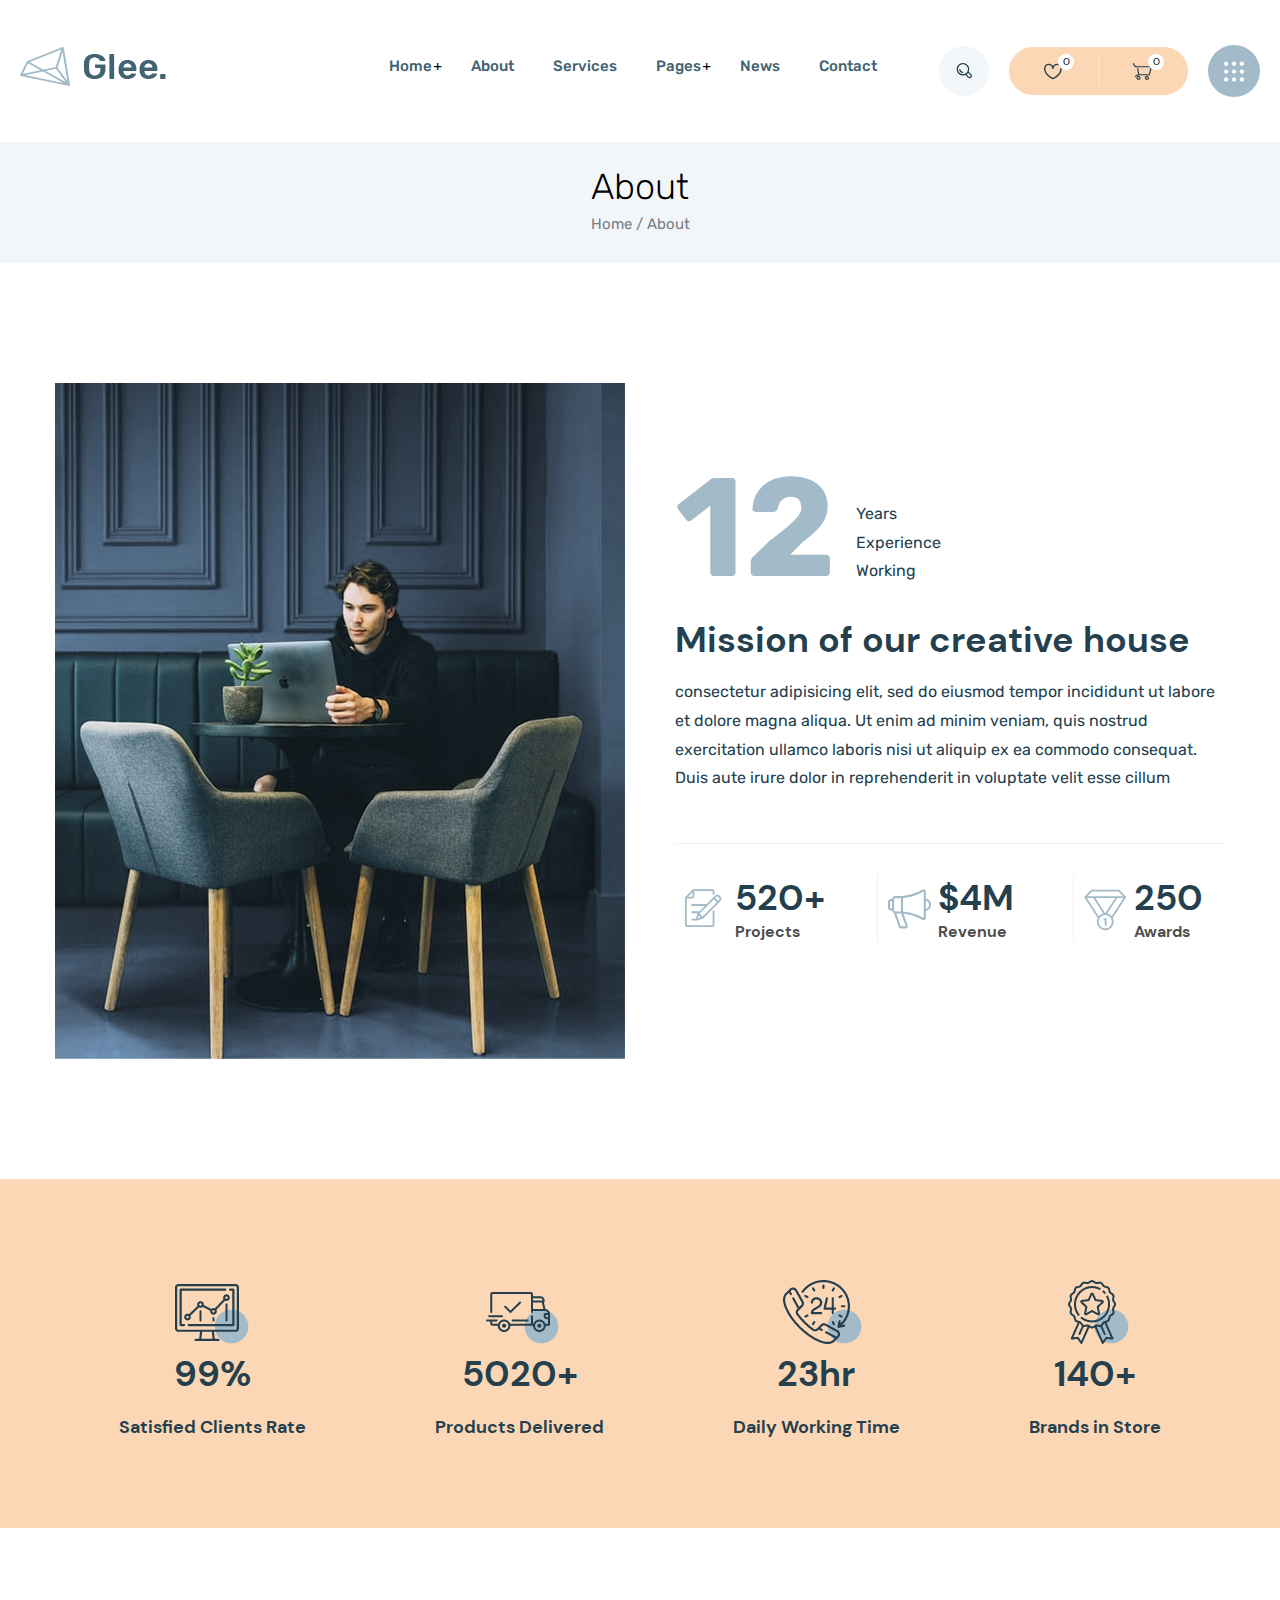
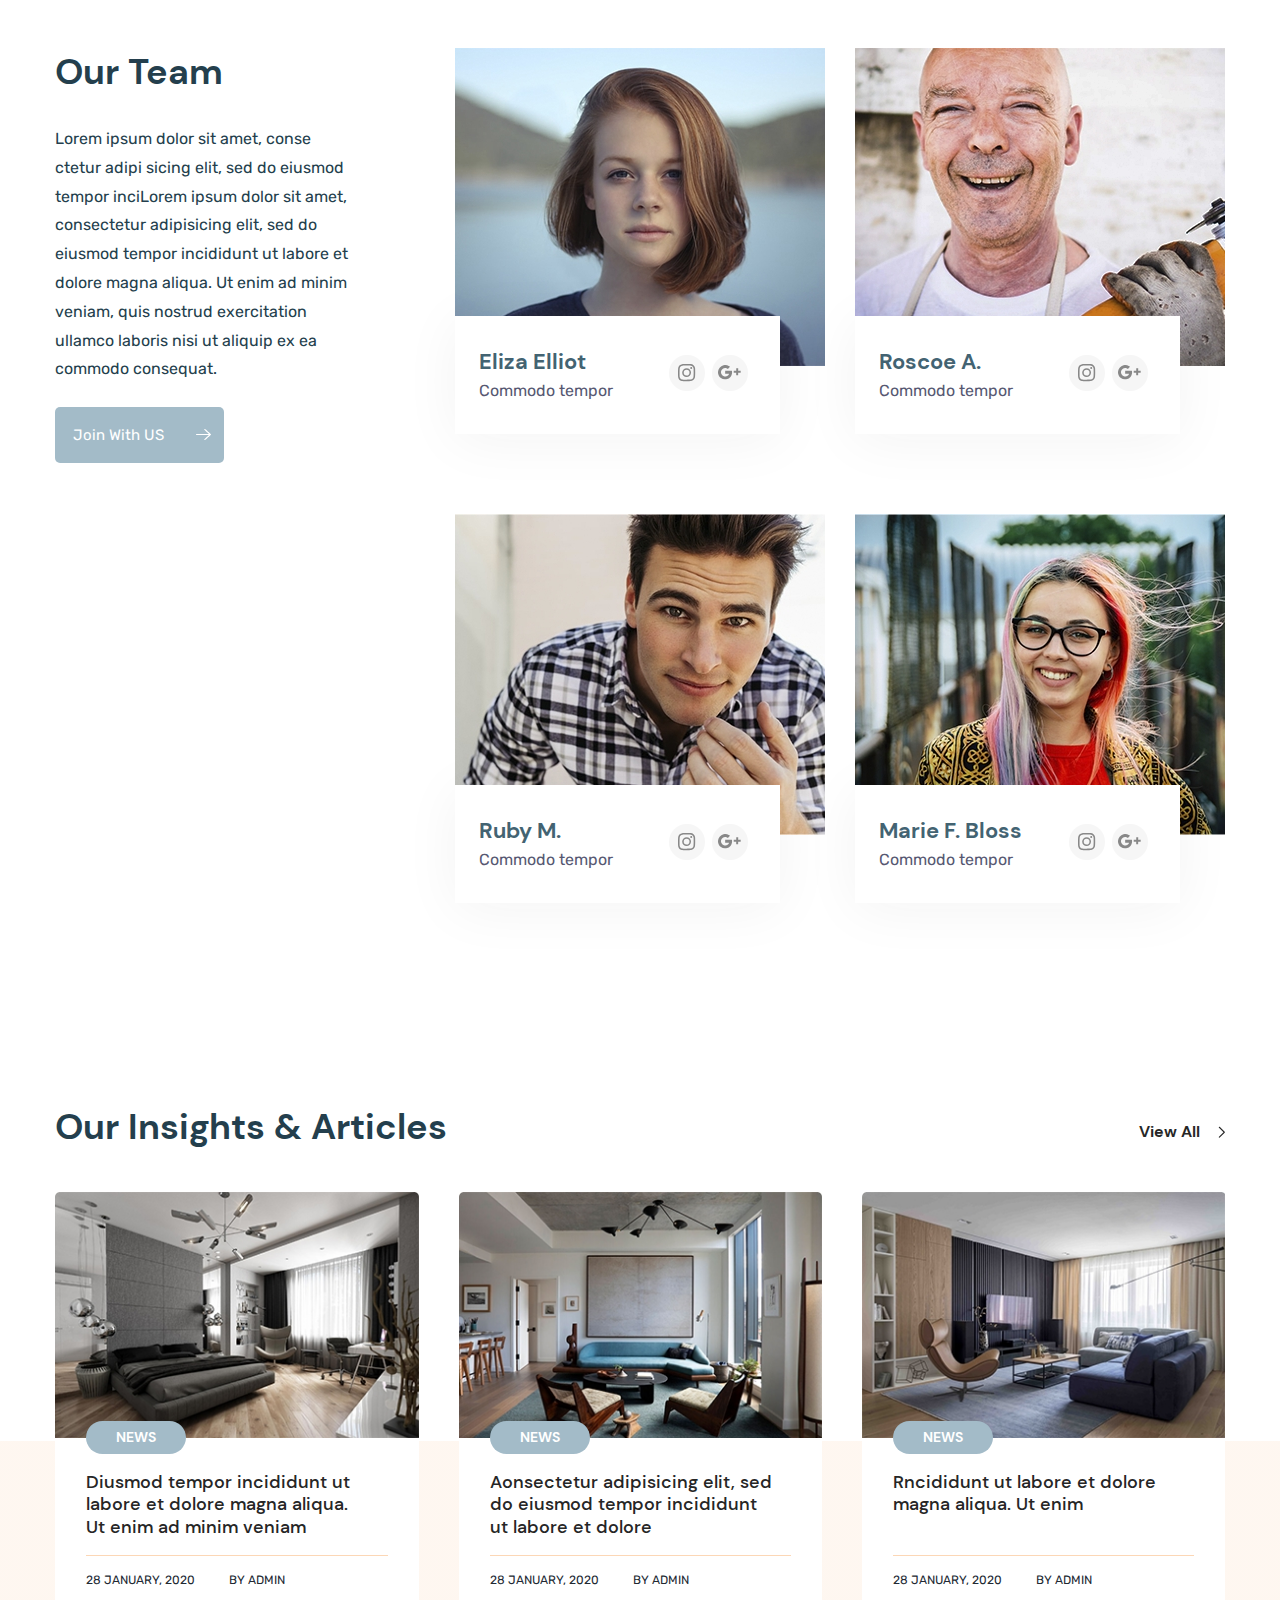
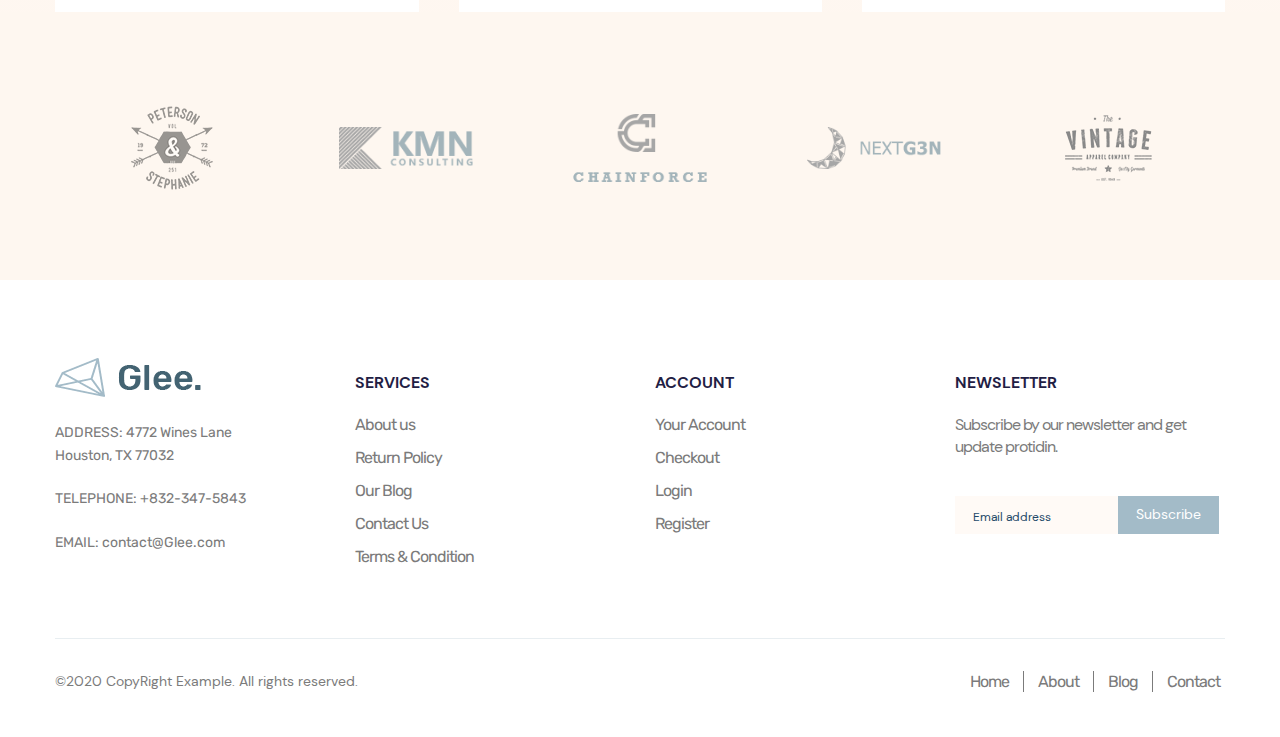
<file: about.html>
<!DOCTYPE html>
<html lang="en">

<head>
	<meta charset="UTF-8">
	<meta name="viewport" content="width=device-width, initial-scale=1.0">
	<title>Glee</title>
	<link rel="icon" href="images/content/icon/favicon.ico" type="image/x-icon">
	<link rel="stylesheet" href="css/style.css">
</head>

<body>

	<header class="header">
		<div class="container-fluid">
			<div class="header__inner">
				<a class="logo header__logo">
					<img class="logo__img" src="images/content/logo.png" alt="logo">
				</a>
				<nav class="header__menu">
					<ul class="header__list">
						<li class="header__item header__item--plus">
							<a class="header__link" href="index.html">Home</a>
						</li>
						<li class="header__item">
							<a class="header__link" href="about.html">About</a>
						</li>
						<li class="header__item">
							<a class="header__link" href="#">Services</a>
						</li>
						<li class="header__item header__item--plus">
							<a class="header__link" href="catalog.html">Pages</a>
						</li>
						<li class="header__item">
							<a class="header__link" href="catalog2.html">News</a>
						</li>
						<li class="header__item">
							<a class="header__link" href="#">Contact</a>
						</li>
					</ul>
					<div class="nav-user">
						<button class="nav-user__link nav-user__link--searh" type="button">
							<span class="sr-only"> link-searh </span>
						</button>
						<div class="nav-user__group">
							<button class="nav-user__link nav-user__link--like" type="button">
								<span class="sr-only"> link-like </span>
								<span class="nav-user__num nav-user__num--like">0</span>
							</button>
							<button class="nav-user__link nav-user__link--cart" type="button">
								<span class="sr-only"> link-cart </span>
								<span class="nav-user__num nav-user__num--cart">0</span>
							</button>
						</div>
						<button class="nav-user__link nav-user__link--menu" type="button">
							<span class="sr-only"> link-menu </span>
						</button>
					</div>
				</nav>
			</div>
		</div>
	</header>

	<div class="directory">
		<h2 class="directory__title">About</h2>
		<span class="directory__location">Home / About</span>
	</div>

	<section class="about">
		<div class="container">
			<div class="about__inner">
				<img class="about__img" src="images/content/about/experience.jpg" alt="Сreative house">
				<div class="about__experience">
					<div class="about__wpapper">
						<span class="about__12years">12</span>
						<div class="about__3years">
							<span class="about__years">Years</span>
							<span class="about__years">Experience</span>
							<span class="about__years">Working</span>
						</div>
					</div>
					<h3 class="title">Mission of our creative house</h3>
					<p class="about__text">consectetur adipisicing elit, sed do eiusmod tempor incididunt ut labore et dolore
						magna aliqua. Ut enim ad minim veniam, quis nostrud exercitation ullamco laboris nisi ut aliquip ex ea
						commodo consequat. Duis aute irure dolor in reprehenderit in voluptate velit esse cillum</p>
					<div class="about__items">
						<div class="about__item about__item--projects">
							<span class="about__number">520+</span>
							<span>Projects</span>
						</div>
						<div class="about__item about__item--revenue">
							<span class="about__number">$4M</span>
							<span>Revenue</span>
						</div>
						<div class="about__item about__item--awards">
							<span class="about__number">250</span>
							<span>Awards</span>
						</div>
					</div>

				</div>
			</div>

		</div>
		<div class="advantages">
			<div class="container">
				<div class="advantages__items">
					<div class="advantages__item advantages__item--satis">
						<span class="advantages__quantity">99%</span>
						<span class="advantages__description">Satisﬁed Clients Rate</span>
					</div>
					<div class="advantages__item advantages__item--produ">
						<span class="advantages__quantity">5020+</span>
						<span class="advantages__description">Products Delivered</span>
					</div>
					<div class="advantages__item advantages__item--daily">
						<span class="advantages__quantity">23hr</span>
						<span class="advantages__description">Daily Working Time</span>
					</div>
					<div class="advantages__item advantages__item--brand">
						<span class="advantages__quantity">140+</span>
						<span class="advantages__description">Brands in Store</span>
					</div>
				</div>
			</div>
		</div>
	</section>

	<section class="team">
		<div class="container">
			<div class="team__wrapper">
				<div class="team__story">
					<h2 class="title">Our Team</h2>
					<p class="team__text">
						Lorem ipsum dolor sit amet, conse ctetur adipi sicing elit, sed do eiusmod tempor inciLorem ipsum
						dolor
						sit amet, consectetur adipisicing elit, sed do eiusmod tempor incididunt ut labore et dolore magna
						aliqua. Ut enim ad minim veniam, quis nostrud exercitation ullamco laboris nisi ut aliquip ex ea
						commodo
						consequat.
					</p>
					<a class="team__link" href="#">Join With US</a>
				</div>
				<div class="team__gallery">
					<div class="team__gallery-item">
						<img class="team__img" src="images/content/about/eliza-elliot.jpg" alt="photo of the mentor ">
						<div class="team__card">
							<div class="team__about">
								<div class="team__row">
									<span class="team__name">Eliza Elliot</span>
									<span class="team__position">Commodo tempor </span>
								</div>
								<a class="team__instagram team-icon" href="#"></a>
								<span class="sr-only"> link__instagram </span>
								<a class="team__google team-icon" href="#"></a>
								<span class="sr-only"> link__google </span>
							</div>
						</div>
					</div>
					<div class="team__gallery-item">
						<img class="team__img" src="images/content/about/roscoe-a.jpg" alt="photo of the mentor ">
						<div class="team__card">
							<div class="team__about">
								<div class="team__row">
									<span class="team__name">Roscoe A.</span>
									<span class="team__position">Commodo tempor </span>
								</div>
								<a class="team__instagram team-icon" href="#"></a>
								<span class="sr-only"> link__instagram </span>
								<a class="team__google team-icon" href="#"></a>
								<span class="sr-only"> link__google </span>
							</div>
						</div>
					</div>
					<div class="team__gallery-item">
						<img class="team__img" src="images/content/about/ruby-m.jpg" alt="photo of the mentor ">
						<div class="team__card">
							<div class="team__about">
								<div class="team__row">
									<span class="team__name">Ruby M.</span>
									<span class="team__position">Commodo tempor </span>
								</div>
								<a class="team__instagram team-icon" href="#"></a>
								<span class="sr-only"> link__instagram </span>
								<a class="team__google team-icon" href="#"></a>
								<span class="sr-only"> link__google </span>
							</div>
						</div>
					</div>
					<div class="team__gallery-item">
						<img class="team__img" src="images/content/about/marie-bloss.jpg" alt="photo of the mentor ">
						<div class="team__card">
							<div class="team__about">
								<div class="team__row">
									<span class="team__name">Marie F. Bloss</span>
									<span class="team__position">Commodo tempor </span>
								</div>
								<a class="team__instagram team-icon" href="#"></a>
								<span class="sr-only"> link__instagram </span>
								<a class="team__google team-icon" href="#"></a>
								<span class="sr-only"> link__google </span>
							</div>
						</div>
					</div>
				</div>
			</div>
		</div>
	</section>

	<section class="articles">
		<div class="container">
			<div class="articles__top">
				<h2 class="articles__title title">Our Insights & Articles</h2>
				<a class="articles__view" href="#">View All</a>
			</div>
			<ul class="articles__list">
				<li class="articles__item">
					<img class="articles__img" src="images/content/articles/1.jpg" alt="Diusmod tempor incididunt">
					<div class="articles__content">
						<div>
							<a class="articles__link" href="#">news</a>
							<a class="articles__text" href="#">
								Diusmod tempor incididunt ut labore et dolore magna aliqua. Ut enim ad minim veniam
							</a>
						</div>
						<div class="articles__border">
							<time class="articles__date">28 JANUARY, 2020</time>
							<a class="articles__aftor">by admin</a>
						</div>
					</div>
				</li>
				<li class="articles__item">
					<img class="articles__img" src="images/content/articles/2.jpg" alt="Aonsectetur adipisicing elit">
					<div class="articles__content">
						<div>
							<a class="articles__link" href="#">news</a>
							<a class="articles__text" href="#">
								Aonsectetur adipisicing elit, sed do eiusmod tempor incididunt ut labore et dolore
							</a>
						</div>
						<div class="articles__border">
							<time class="articles__date">28 JANUARY, 2020</time>
							<a class="articles__aftor">by admin</a>
						</div>
					</div>
				</li>
				<li class="articles__item">
					<img class="articles__img" src="images/content/articles/3.jpg" alt="Rncididunt ut labore">
					<div class="articles__content">
						<div>
							<a class="articles__link" href="#">news</a>
							<a class="articles__text" href="#">
								Rncididunt ut labore et dolore magna aliqua. Ut enim
							</a>
						</div>
						<div class="articles__border">
							<time class="articles__date">28 JANUARY, 2020</time>
							<a class="articles__aftor">by admin</a>
						</div>
					</div>
				</li>
			</ul>
		</div>
	</section>

	<div class="partners">
		<div class="container">
			<ul class="partners__inner">
				<li class="partners__item">
					<a class="" href="#">
						<img class="partners__img" src="images/content/partner/1.png" alt="partners">
					</a>
				</li>
				<li class="partners__item">
					<a class="" href="#">
						<img class="partners__img" src="images/content/partner/2.png" alt="partners">
					</a>
				</li>
				<li class="partners__item">
					<a class="" href="#">
						<img class="partners__img" src="images/content/partner/3.png" alt="partners">
					</a>
				</li>
				<li class="partners__item">
					<a class="" href="#">
						<img class="partners__img" src="images/content/partner/4.png" alt="partners">
					</a>
				</li>
				<li class="partners__item">
					<a class="" href="#">
						<img class="partners__img" src="images/content/partner/5.png" alt="partners">
					</a>
				</li>
				<li class="partners__item">
					<a class="" href="#">
						<img class="partners__img" src="images/content/partner/1.png" alt="partners">
					</a>
				</li>
				<li class="partners__item">
					<a class="" href="#">
						<img class="partners__img" src="images/content/partner/2.png" alt="partners">
					</a>
				</li>
				<li class="partners__item">
					<a class="" href="#">
						<img class="partners__img" src="images/content/partner/3.png" alt="partners">
					</a>
				</li>
				<li class="partners__item">
					<a class="" href="#">
						<img class="partners__img" src="images/content/partner/4.png" alt="partners">
					</a>
				</li>
				<li class="partners__item">
					<a class="" href="#">
						<img class="partners__img" src="images/content/partner/5.png" alt="partners">
					</a>
				</li>
			</ul>
		</div>
	</div>

	<footer class="footer">
		<div class="container">
			<div class="footer__inner">
				<div class="footer__address footer-item">
					<a class="footer__logo logo">
						<img class="footer__logo-img" src="images/content/logo.png" alt="logo">
					</a>
					<address class="address">
						<a class="address__link address-br" href="#">
							<span>address</span>: 4772 Wines Lane Houston, TX 77032
						</a>
						<a class="address__link" href="tel:8323475843"><span>telephone</span>: +832-347-5843</a>
						<a class="address__link" href="mailto:email@email.com"><span>email</span>: contact@Glee.com</a>
					</address>
				</div>
				<div class="footer-item footer__services">
					<h3 class="footer__title footer__title--active">services</h3>
					<ul class="footer__services-list footer__list">
						<li class="footer__services-item">
							<a class="footer__services-link" href="#">About us</a>
						</li>
						<li class="footer__services-item">
							<a class="footer__services-link" href="#"> Return Policy</a>
						</li>
						<li class="footer__services-item">
							<a class="footer__services-link" href="#"> Our Blog</a>
						</li>
						<li class="footer__services-item">
							<a class="footer__services-link" href="#">Contact Us</a>
						</li>
						<li class="footer__services-item">
							<a class="footer__services-link" href="terms.html"> Terms & Condition</a>
						</li>
					</ul>
				</div>
				<div class="footer__account footer-item">
					<h3 class="footer__title  footer__title--active">Account</h3>
					<ul class="footer__account-list footer__list">
						<li class="footer__account-item">
							<a class="footer__account-link" href="#">Your Account</a>
						</li>
						<li class="footer__account-item">
							<a class="footer__account-link" href="#">Checkout</a>
						</li>
						<li class="footer__account-item">
							<a class="footer__account-link" href="log-in.html">Login</a>
						</li>
						<li class="footer__account-item">
							<a class="footer__account-link" href="#">Register</a>
						</li>
					</ul>
				</div>
				<form class="sletter footer-item">
					<h3 class="footer__title">newsletter</h3>
					<p class="sletter__text">Subscribe by our newsletter and get
						update protidin.</p>
					<div class="sletter__wrapper">
						<label class="sletter__label">Email address
							<input class="sletter__input" name="Email" placeholder="Email address" type="email" required>
						</label>
						<button class="sletter__btn" type="submit">Subscribe</button>
					</div>
				</form>
			</div>
			<div class="footer__bottom">
				<span class="footer__bottom-copy">©2020 CopyRight Example. All rights reserved. </span>
				<div class="footer__bottom-menu">
					<ul class="footer__bottom-list">
						<li class="footer__bottom-item">
							<a class="footer__bottom-link" href="#">Home</a>
						</li>
						<li class="footer__bottom-item">
							<a class="footer__bottom-link" href="#">About</a>
						</li>
						<li class="footer__bottom-item">
							<a class="footer__bottom-link" href="#">Blog</a>
						</li>
						<li class="footer__bottom-item">
							<a class="footer__bottom-link footer__bottom-link--pr" href="#">Contact</a>
						</li>
					</ul>
				</div>
			</div>
		</div>
	</footer>

	<script src="js/main.min.js"></script>
</body>

</html>
</file>
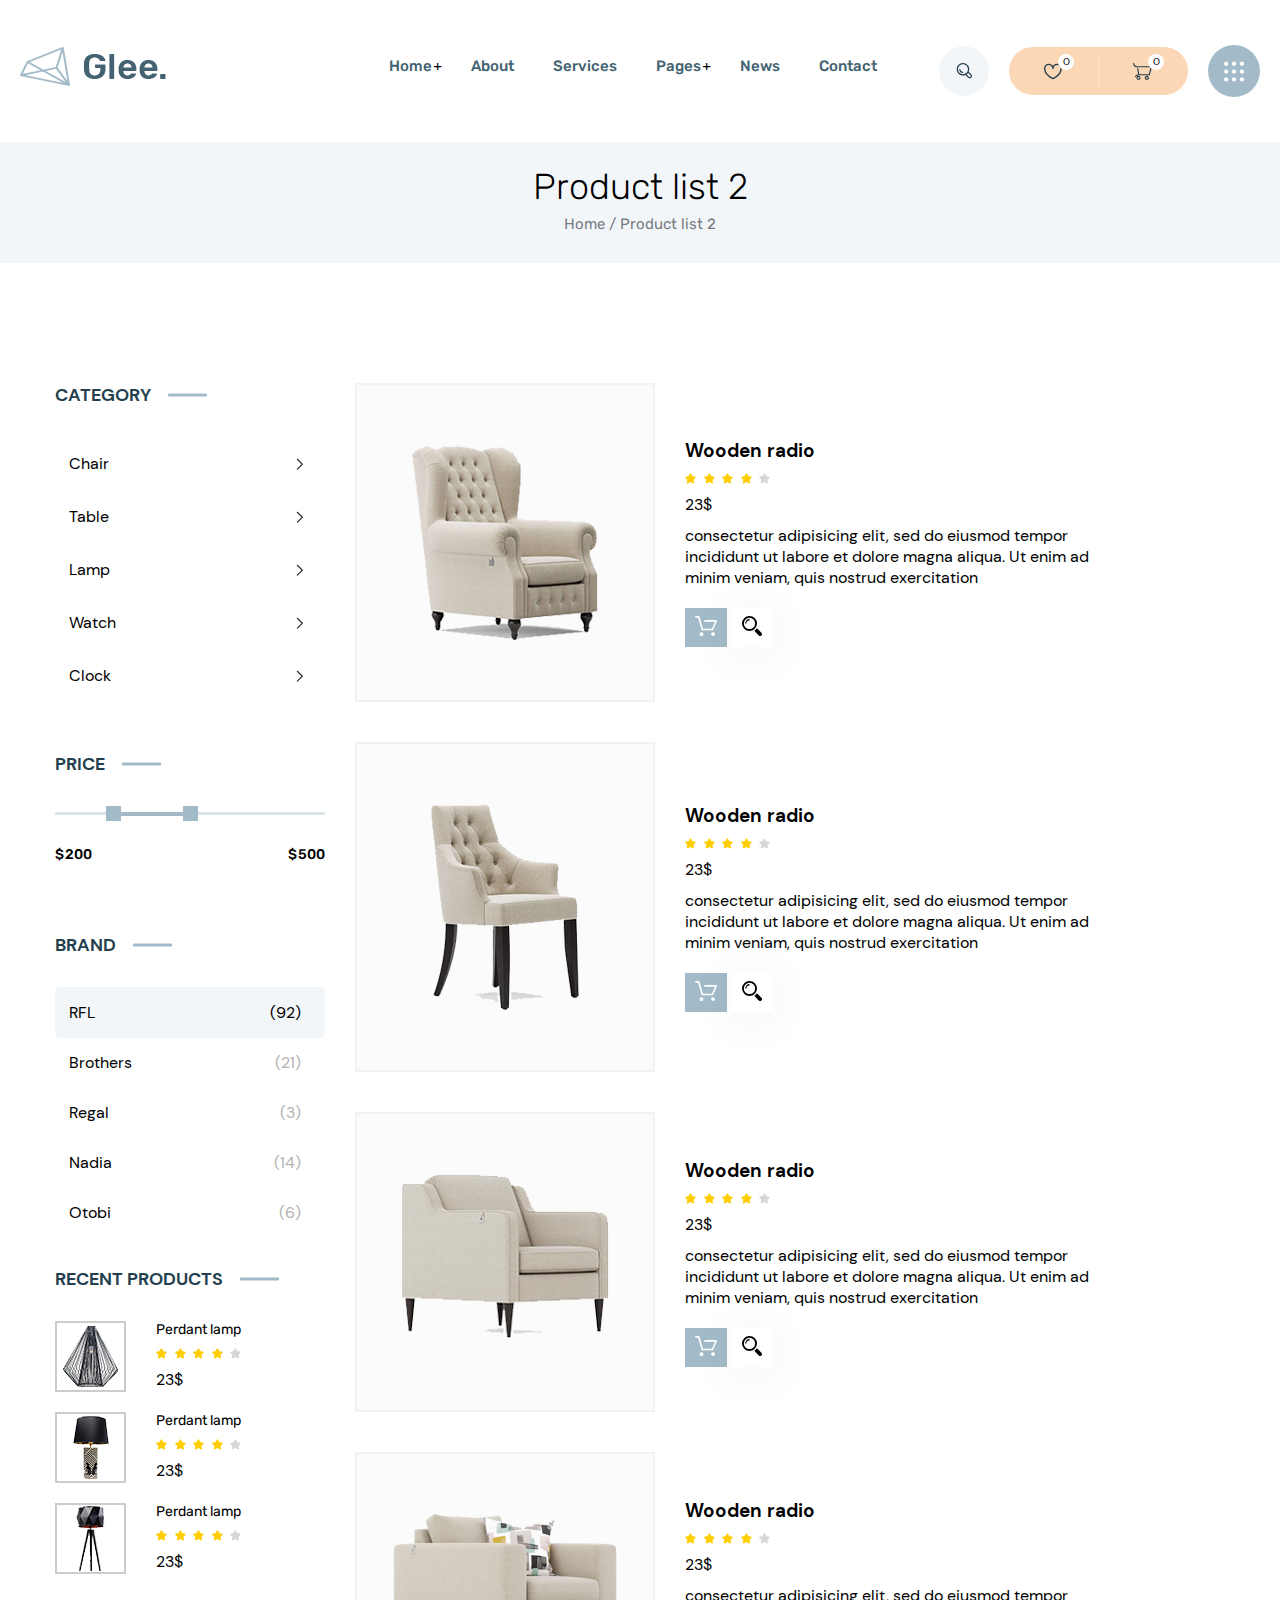
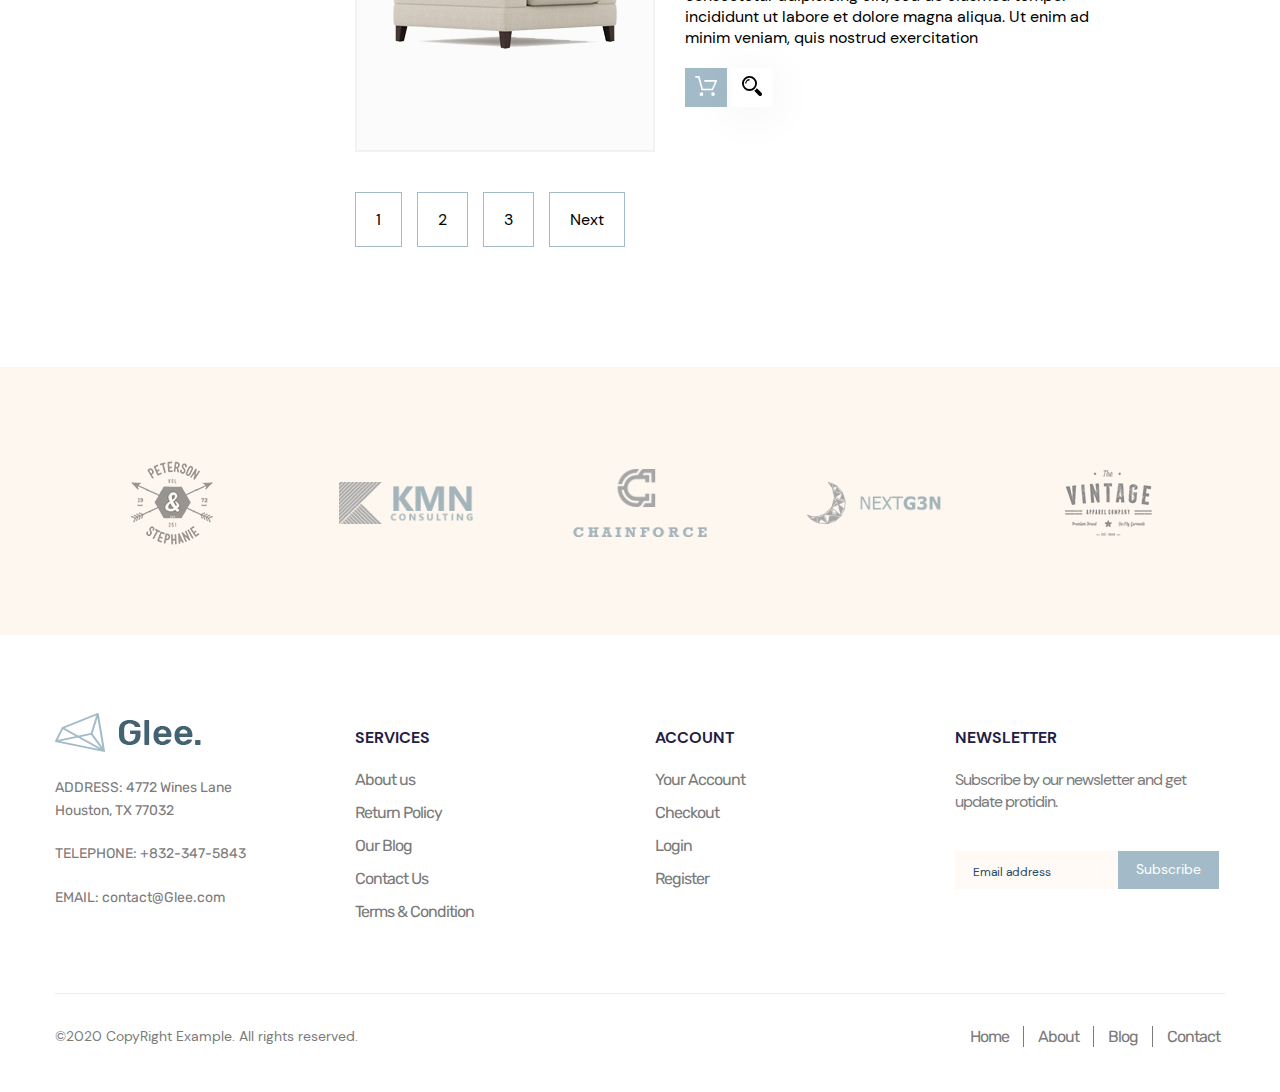
<file: catalog2.html>
<!DOCTYPE html>
<html lang="en">

<head>
	<meta charset="UTF-8">
	<meta name="viewport" content="width=device-width, initial-scale=1.0">
	<title>Glee</title>
	<link rel="icon" href="images/content/icon/favicon.ico" type="image/x-icon">
	<link rel="stylesheet" href="css/style.css">
</head>

<body>

	<header class="header">
		<div class="container-fluid">
			<div class="header__inner">
				<a class="logo header__logo">
					<img class="logo__img" src="images/content/logo.png" alt="logo">
				</a>
				<nav class="header__menu">
					<ul class="header__list">
						<li class="header__item header__item--plus">
							<a class="header__link" href="index.html">Home</a>
						</li>
						<li class="header__item">
							<a class="header__link" href="about.html">About</a>
						</li>
						<li class="header__item">
							<a class="header__link" href="#">Services</a>
						</li>
						<li class="header__item header__item--plus">
							<a class="header__link" href="catalog.html">Pages</a>
						</li>
						<li class="header__item">
							<a class="header__link" href="catalog2.html">News</a>
						</li>
						<li class="header__item">
							<a class="header__link" href="#">Contact</a>
						</li>
					</ul>
					<div class="nav-user">
						<button class="nav-user__link nav-user__link--searh" type="button">
							<span class="sr-only"> link-searh </span>
						</button>
						<div class="nav-user__group">
							<button class="nav-user__link nav-user__link--like" type="button">
								<span class="sr-only"> link-like </span>
								<span class="nav-user__num nav-user__num--like">0</span>
							</button>
							<button class="nav-user__link nav-user__link--cart" type="button">
								<span class="sr-only"> link-cart </span>
								<span class="nav-user__num nav-user__num--cart">0</span>
							</button>
						</div>
						<button class="nav-user__link nav-user__link--menu" type="button">
							<span class="sr-only"> link-menu </span>
						</button>
					</div>
				</nav>
			</div>
		</div>
	</header>

	<div class="directory">
		<h2 class="directory__title">Product list 2</h2>
		<span class="directory__location">Home / Product list 2</span>
	</div>

	<section class="catalog">
		<div class="container">
			<div class="catalog__inner">
				<div class="catalog__wrapper">
					<div class="catalog__filters filter">
						<h3 class="catalog__title">category</h3>
						<ul class="filter__list">
							<li class="filter__item">
								<button class="filter__btn" type="button" data-filter="chair">Chair</button>
							</li>
							<li class="filter__item">
								<button class="filter__btn" type="button" data-filter=".table">Table</button>
							</li>
							<li class="filter__item">
								<button class="filter__btn" type="button" data-filter=".lamp">Lamp</button>
							</li>
							<li class="filter__item">
								<button class="filter__btn" type="button" data-filter=".watch">Watch</button>
							</li>
							<li class="filter__item">
								<button class="filter__btn" type="button" data-filter=".clock">Clock</button>
							</li>
						</ul>
					</div>
					<div class="catalog__price price">
						<h3 class="catalog__title">price</h3>
						<form class="price__form">
							<input class="price__input" type="text" value="" data-min="0" data-max="1000" data-from="200"
								data-to="500" />
							<label class="price__label">
								<span class="price__from"></span>
								<span class="price__to"></span>
							</label>
						</form>
					</div>
					<div class="catalog__brand brand">
						<h3 class="catalog__title">brand</h3>
						<form class="brand__form">
							<label class="brand__label">
								<input class="brand__input" type="checkbox" checked>
								<div class="brand__checkbox">
									<span>RFL</span>
									<span class="brand__checkbox--number">(92)</span>
								</div>
							</label>
							<label class="brand__label">
								<input class="brand__input" type="checkbox">
								<div class="brand__checkbox">
									<span>Brothers</span>
									<span class="brand__checkbox--number">(21)</span>
								</div>
							</label>
							<label class="brand__label">
								<input class="brand__input" type="checkbox">
								<div class="brand__checkbox">
									<span>Regal</span>
									<span class="brand__checkbox--number">(3)</span>
								</div>
							</label>
							<label class="brand__label">
								<input class="brand__input" type="checkbox">
								<div class="brand__checkbox">
									<span>Nadia</span>
									<span class="brand__checkbox--number">(14)</span>
								</div>
							</label>
							<label class="brand__label">
								<input class="brand__input" type="checkbox">
								<div class="brand__checkbox">
									<span>Otobi</span>
									<span class="brand__checkbox--number">(6)</span>
								</div>
							</label>
						</form>
					</div>
					<div class="catalog__recent recent">
						<h3 class="catalog__title">recent products</h3>
						<div class="recent__item">
							<div class="recent__foto recent__foto--img1"></div>
							<div class="recent__item-content">
								<span class="recent__name">Perdant lamp</span>
								<img class="recent__star" src="images/content/recent/stars.png" alt="stars">
								<span class="recent__price">23$</span>
							</div>
						</div>
						<div class="recent__item">
							<div class="recent__foto recent__foto--img2"></div>
							<div class="recent__item-content">
								<span class="recent__name">Perdant lamp</span>
								<img class="recent__star" src="images/content/recent/stars.png" alt="stars">
								<span class="recent__price">23$</span>
							</div>
						</div>
						<div class="recent__item">
							<div class="recent__foto recent__foto--img3"></div>
							<div class="recent__item-content">
								<span class="recent__name">Perdant lamp</span>
								<img class="recent__star" src="images/content/recent/stars.png" alt="stars">
								<span class="recent__price">23$</span>
							</div>
						</div>
					</div>
				</div>
				<div class="catalog__content2">
					<ul class="catalog__content2--list">
						<li class="catalog__content2--item">
							<div class="catalog__content2--wrapper-img"> <img class="catalog__content2--img"
									src="images/content/Product/1.png" alt="wooden"></div>
							<div class="catalog__content2--inner">
								<h3 class="catalog__content2--name">Wooden radio</h3>
								<img class="catalog__content2--stars" src="images/content/recent/stars.png" alt="stars">
								<span class="catalog__content2--cost">23$</span>
								<p class="catalog__content2--text">consectetur adipisicing elit, sed do eiusmod tempor
									incididunt
									ut labore et dolore magna aliqua. Ut enim ad minim veniam, quis nostrud exercitation</p>
								<button class="catalog__content2--icon-shop" type="button">
									<svg class="icon-wh" style="width: 22px; height: 20px;">
										<use xlink:href="images/sprite.svg#cart"></use>
									</svg>
								</button>
								<button class="catalog__content2--icon-like" type="button">
									<span class="sr-only"> like-icon </span>
									<svg class="icon-wh" style="width: 22px; height: 20px;">
										<use xlink:href="images/sprite.svg#like"></use>
									</svg>
								</button>
							</div>
						</li>
						<li class="catalog__content2--item">
							<div class="catalog__content2--wrapper-img"> <img class="catalog__content2--img"
									src="images/content/Product/2.png" alt="wooden"></div>
							<div class="catalog__content2--inner">
								<h3 class="catalog__content2--name">Wooden radio</h3>
								<img class="catalog__content2--stars" src="images/content/recent/stars.png" alt="stars">
								<span class="catalog__content2--cost">23$</span>
								<p class="catalog__content2--text">consectetur adipisicing elit, sed do eiusmod tempor
									incididunt
									ut labore et dolore magna aliqua. Ut enim ad minim veniam, quis nostrud exercitation</p>
								<button class="catalog__content2--icon-shop" type="button">
									<svg class="icon-wh" style="width: 22px; height: 20px;">
										<use xlink:href="images/sprite.svg#cart"></use>
									</svg>
								</button>
								<button class="catalog__content2--icon-like" type="button">
									<span class="sr-only"> like-icon </span>
									<svg class="icon-wh" style="width: 22px; height: 20px;">
										<use xlink:href="images/sprite.svg#like"></use>
									</svg>
								</button>
							</div>
						</li>
						<li class="catalog__content2--item">
							<div class="catalog__content2--wrapper-img"> <img class="catalog__content2--img"
									src="images/content/Product/3.png" alt="wooden"></div>
							<div class="catalog__content2--inner">
								<h3 class="catalog__content2--name">Wooden radio</h3>
								<img class="catalog__content2--stars" src="images/content/recent/stars.png" alt="stars">
								<span class="catalog__content2--cost">23$</span>
								<p class="catalog__content2--text">consectetur adipisicing elit, sed do eiusmod tempor
									incididunt
									ut labore et dolore magna aliqua. Ut enim ad minim veniam, quis nostrud exercitation</p>
								<button class="catalog__content2--icon-shop" type="button">
									<svg class="icon-wh" style="width: 22px; height: 20px;">
										<use xlink:href="images/sprite.svg#cart"></use>
									</svg>
								</button>
								<button class="catalog__content2--icon-like" type="button">
									<span class="sr-only"> like-icon </span>
									<svg class="icon-wh" style="width: 22px; height: 20px;">
										<use xlink:href="images/sprite.svg#like"></use>
									</svg>
								</button>
							</div>
						</li>
						<li class="catalog__content2--item">
							<div class="catalog__content2--wrapper-img">
								<img class="catalog__content2--img" src="images/content/Product/4.png" alt="wooden"></div>
							<div class="catalog__content2--inner">
								<h3 class="catalog__content2--name">Wooden radio</h3>
								<img class="catalog__content2--stars" src="images/content/recent/stars.png" alt="stars">
								<span class="catalog__content2--cost">23$</span>
								<p class="catalog__content2--text">consectetur adipisicing elit, sed do eiusmod tempor
									incididunt
									ut labore et dolore magna aliqua. Ut enim ad minim veniam, quis nostrud exercitation</p>
								<button class="catalog__content2--icon-shop" type="button">
									<svg class="icon-wh" style="width: 22px; height: 20px;">
										<use xlink:href="images/sprite.svg#cart"></use>
									</svg>
								</button>
								<button class="catalog__content2--icon-like" type="button">
									<span class="sr-only"> like-icon </span>
									<svg class="icon-wh" style="width: 22px; height: 20px;">
										<use xlink:href="images/sprite.svg#like"></use>
									</svg>
								</button>
							</div>
						</li>

					</ul>
					<ul class="catalog__content--list content--list2">
						<li class="catalog__content--item">
							<button class="catalog__content--btn" type="button" data-filter="all">1</button>
						</li>
						<li class="catalog__content--item">
							<button class="catalog__content--btn" type="button" data-filter=".furnitures">2</button>
						</li>
						<li class="catalog__content--item">
							<button class="catalog__content--btn" type="button" data-filter=".chairs">3</button>
						</li>
						<li class="catalog__content--item">
							<button class="catalog__content--btn" type="button" data-filter=".lighting">Next</button>
						</li>

					</ul>
				</div>
			</div>
		</div>
	</section>




	<div class="partners">
		<div class="container">
			<ul class="partners__inner">
				<li class="partners__item">
					<a class="" href="#">
						<img class="partners__img" src="images/content/partner/1.png" alt="partners">
					</a>
				</li>
				<li class="partners__item">
					<a class="" href="#">
						<img class="partners__img" src="images/content/partner/2.png" alt="partners">
					</a>
				</li>
				<li class="partners__item">
					<a class="" href="#">
						<img class="partners__img" src="images/content/partner/3.png" alt="partners">
					</a>
				</li>
				<li class="partners__item">
					<a class="" href="#">
						<img class="partners__img" src="images/content/partner/4.png" alt="partners">
					</a>
				</li>
				<li class="partners__item">
					<a class="" href="#">
						<img class="partners__img" src="images/content/partner/5.png" alt="partners">
					</a>
				</li>
				<li class="partners__item">
					<a class="" href="#">
						<img class="partners__img" src="images/content/partner/1.png" alt="partners">
					</a>
				</li>
				<li class="partners__item">
					<a class="" href="#">
						<img class="partners__img" src="images/content/partner/2.png" alt="partners">
					</a>
				</li>
				<li class="partners__item">
					<a class="" href="#">
						<img class="partners__img" src="images/content/partner/3.png" alt="partners">
					</a>
				</li>
				<li class="partners__item">
					<a class="" href="#">
						<img class="partners__img" src="images/content/partner/4.png" alt="partners">
					</a>
				</li>
				<li class="partners__item">
					<a class="" href="#">
						<img class="partners__img" src="images/content/partner/5.png" alt="partners">
					</a>
				</li>
			</ul>
		</div>
	</div>

	<footer class="footer">
		<div class="container">
			<div class="footer__inner">
				<div class="footer__address footer-item">
					<a class="footer__logo logo">
						<img class="footer__logo-img" src="images/content/logo.png" alt="logo">
					</a>
					<address class="address">
						<a class="address__link address-br" href="#">
							<span>address</span>: 4772 Wines Lane Houston, TX 77032
						</a>
						<a class="address__link" href="tel:8323475843"><span>telephone</span>: +832-347-5843</a>
						<a class="address__link" href="mailto:email@email.com"><span>email</span>: contact@Glee.com</a>
					</address>
				</div>
				<div class="footer-item footer__services">
					<h3 class="footer__title footer__title--active">services</h3>
					<ul class="footer__services-list footer__list">
						<li class="footer__services-item">
							<a class="footer__services-link" href="#">About us</a>
						</li>
						<li class="footer__services-item">
							<a class="footer__services-link" href="#"> Return Policy</a>
						</li>
						<li class="footer__services-item">
							<a class="footer__services-link" href="#"> Our Blog</a>
						</li>
						<li class="footer__services-item">
							<a class="footer__services-link" href="#">Contact Us</a>
						</li>
						<li class="footer__services-item">
							<a class="footer__services-link" href="terms.html"> Terms & Condition</a>
						</li>
					</ul>
				</div>
				<div class="footer__account footer-item">
					<h3 class="footer__title  footer__title--active">Account</h3>
					<ul class="footer__account-list footer__list">
						<li class="footer__account-item">
							<a class="footer__account-link" href="#">Your Account</a>
						</li>
						<li class="footer__account-item">
							<a class="footer__account-link" href="#">Checkout</a>
						</li>
						<li class="footer__account-item">
							<a class="footer__account-link" href="log-in.html">Login</a>
						</li>
						<li class="footer__account-item">
							<a class="footer__account-link" href="#">Register</a>
						</li>
					</ul>
				</div>
				<form class="sletter footer-item">
					<h3 class="footer__title">newsletter</h3>
					<p class="sletter__text">Subscribe by our newsletter and get
						update protidin.</p>
					<div class="sletter__wrapper">
						<label class="sletter__label">Email address
							<input class="sletter__input" name="Email" placeholder="Email address" type="email" required>
						</label>
						<button class="sletter__btn" type="submit">Subscribe</button>
					</div>
				</form>
			</div>
			<div class="footer__bottom">
				<span class="footer__bottom-copy">©2020 CopyRight Example. All rights reserved. </span>
				<div class="footer__bottom-menu">
					<ul class="footer__bottom-list">
						<li class="footer__bottom-item">
							<a class="footer__bottom-link" href="#">Home</a>
						</li>
						<li class="footer__bottom-item">
							<a class="footer__bottom-link" href="#">About</a>
						</li>
						<li class="footer__bottom-item">
							<a class="footer__bottom-link" href="#">Blog</a>
						</li>
						<li class="footer__bottom-item">
							<a class="footer__bottom-link footer__bottom-link--pr" href="#">Contact</a>
						</li>
					</ul>
				</div>
			</div>
		</div>
	</footer>

	<script src="js/main.min.js"></script>
</body>

</html>
</file>
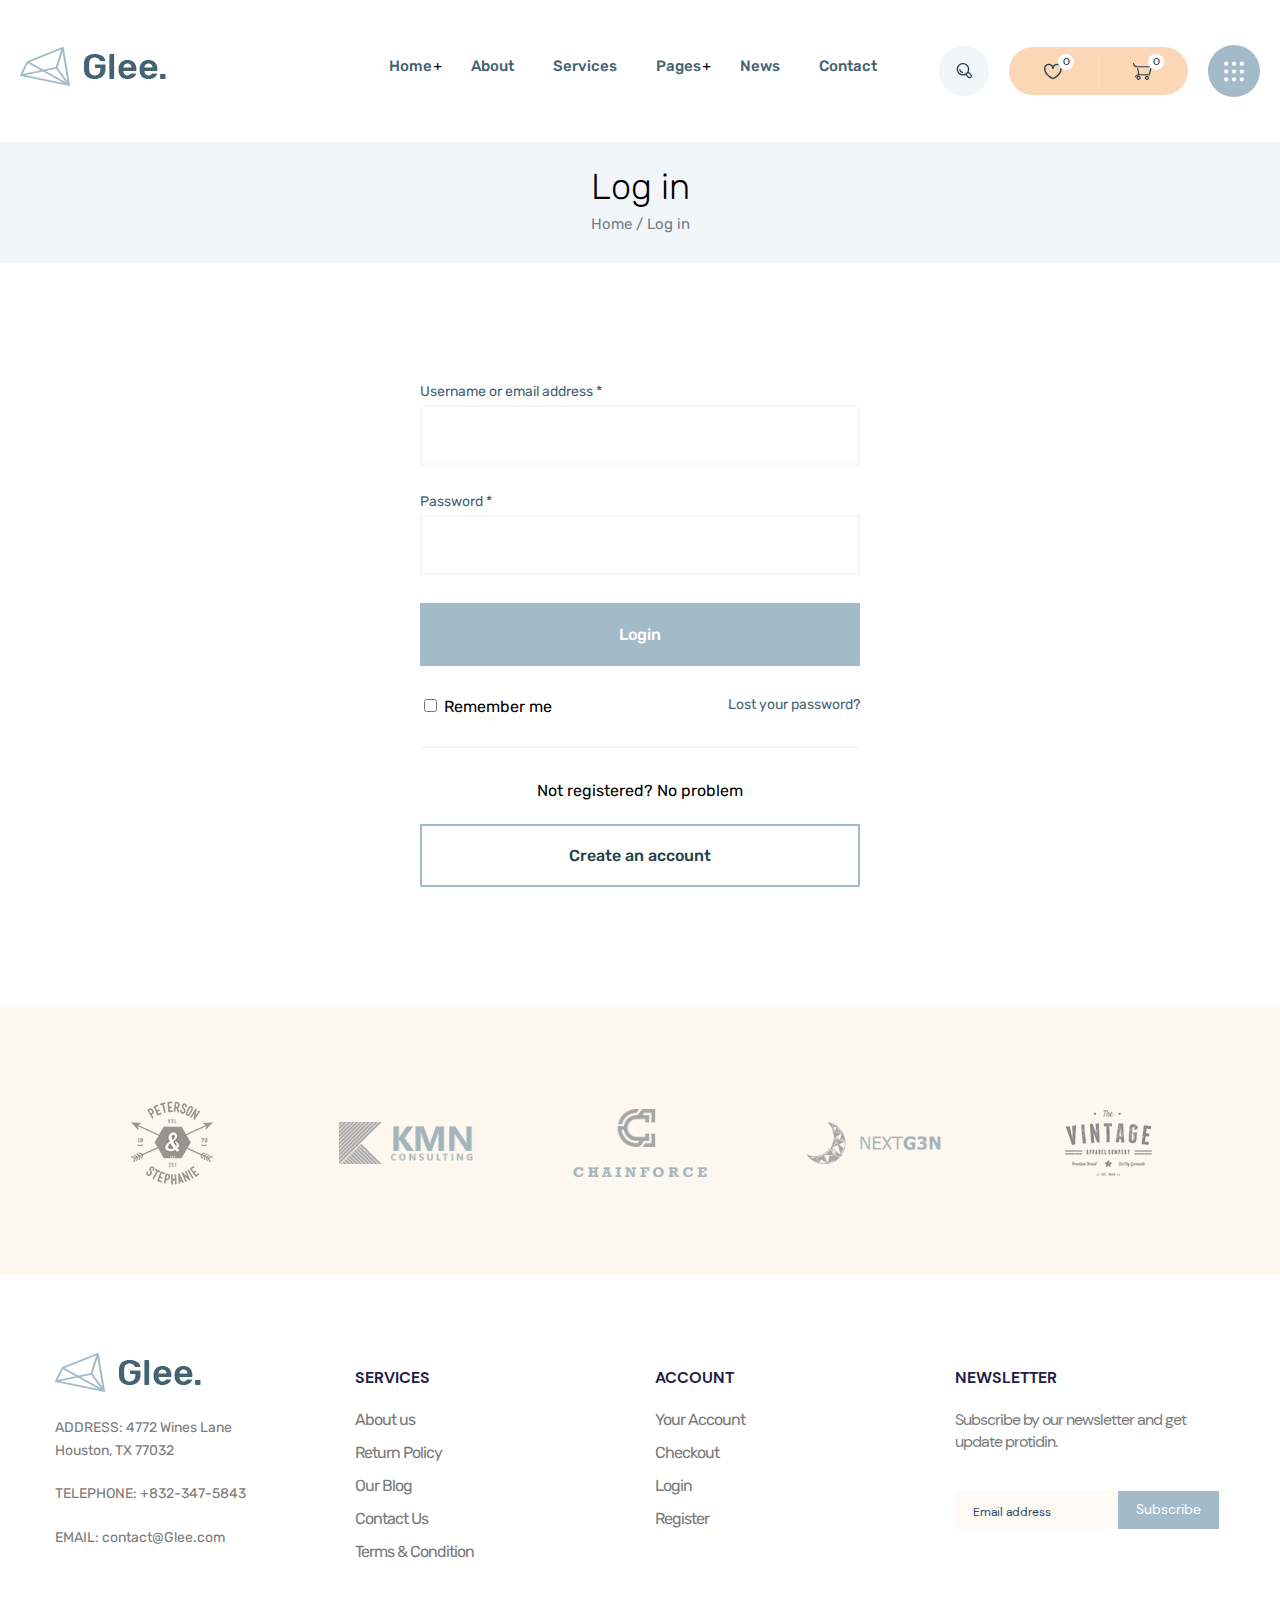
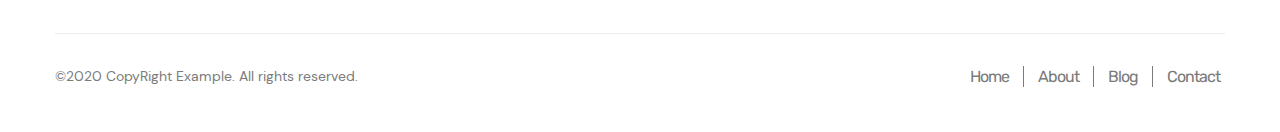
<file: log-in.html>
<!DOCTYPE html>
<html lang="en">

<head>
	<meta charset="UTF-8">
	<meta name="viewport" content="width=device-width, initial-scale=1.0">
	<title>Glee</title>
	<link rel="icon" href="images/content/icon/favicon.ico" type="image/x-icon">
	<link rel="stylesheet" href="css/style.css">
</head>

<body>

	<header class="header">
		<div class="container-fluid">
			<div class="header__inner">
				<a class="logo header__logo">
					<img class="logo__img" src="images/content/logo.png" alt="logo">
				</a>
				<nav class="header__menu">
					<ul class="header__list">
						<li class="header__item header__item--plus">
							<a class="header__link" href="index.html">Home</a>
						</li>
						<li class="header__item">
							<a class="header__link" href="about.html">About</a>
						</li>
						<li class="header__item">
							<a class="header__link" href="#">Services</a>
						</li>
						<li class="header__item header__item--plus">
							<a class="header__link" href="#">Pages</a>
						</li>
						<li class="header__item">
							<a class="header__link" href="#">News</a>
						</li>
						<li class="header__item">
							<a class="header__link" href="#">Contact</a>
						</li>
					</ul>
					<div class="nav-user">
						<button class="nav-user__link nav-user__link--searh" type="button">
							<span class="sr-only"> link-searh </span>
						</button>
						<div class="nav-user__group">
							<button class="nav-user__link nav-user__link--like" type="button">
								<span class="sr-only"> link-like </span>
								<span class="nav-user__num nav-user__num--like">0</span>
							</button>
							<button class="nav-user__link nav-user__link--cart" type="button">
								<span class="sr-only"> link-cart </span>
								<span class="nav-user__num nav-user__num--cart">0</span>
							</button>
						</div>
						<button class="nav-user__link nav-user__link--menu" type="button">
							<span class="sr-only"> link-menu </span>
						</button>
					</div>
				</nav>
			</div>
		</div>
	</header>

	<div class="directory">
		<h2 class="directory__title">Log in</h2>
		<span class="directory__location">Home / Log in</span>
	</div>

	<section class="login">
		<div class="container">
			<form class="login__form">
				<label class="login__label">
					Username or email address *
					<input class="login__input" type="text" name="username" required>
				</label>
				<label class="login__label">
					Password *
					<input class="login__input" type="password" name="password" required>
				</label>
				<button class="login__btn" type="submit" href="#">Login</button>
				<div class="login__remember">
					<label class="login__label-checkbox">
						<input type="checkbox" name="checkbox-remember">
						Remember me
					</label>
					<a class="login__lost" href="#">Lost your password?</a>
				</div>

				<span class="login__no-problem">Not registered? No problem</span>
				<a class="login__create-btn" href="#">Create an account</a>
			</form>
		</div>
	</section>







	<div class="partners">
		<div class="container">
			<ul class="partners__inner">
				<li class="partners__item">
					<a class="" href="#">
						<img class="partners__img" src="images/content/partner/1.png" alt="partners">
					</a>
				</li>
				<li class="partners__item">
					<a class="" href="#">
						<img class="partners__img" src="images/content/partner/2.png" alt="partners">
					</a>
				</li>
				<li class="partners__item">
					<a class="" href="#">
						<img class="partners__img" src="images/content/partner/3.png" alt="partners">
					</a>
				</li>
				<li class="partners__item">
					<a class="" href="#">
						<img class="partners__img" src="images/content/partner/4.png" alt="partners">
					</a>
				</li>
				<li class="partners__item">
					<a class="" href="#">
						<img class="partners__img" src="images/content/partner/5.png" alt="partners">
					</a>
				</li>
				<li class="partners__item">
					<a class="" href="#">
						<img class="partners__img" src="images/content/partner/1.png" alt="partners">
					</a>
				</li>
				<li class="partners__item">
					<a class="" href="#">
						<img class="partners__img" src="images/content/partner/2.png" alt="partners">
					</a>
				</li>
				<li class="partners__item">
					<a class="" href="#">
						<img class="partners__img" src="images/content/partner/3.png" alt="partners">
					</a>
				</li>
				<li class="partners__item">
					<a class="" href="#">
						<img class="partners__img" src="images/content/partner/4.png" alt="partners">
					</a>
				</li>
				<li class="partners__item">
					<a class="" href="#">
						<img class="partners__img" src="images/content/partner/5.png" alt="partners">
					</a>
				</li>
			</ul>
		</div>
	</div>

	<footer class="footer">
		<div class="container">
			<div class="footer__inner">
				<div class="footer__address footer-item">
					<a class="footer__logo logo">
						<img class="footer__logo-img" src="images/content/logo.png" alt="logo">
					</a>
					<address class="address">
						<a class="address__link address-br" href="#">
							<span>address</span>: 4772 Wines Lane Houston, TX 77032
						</a>
						<a class="address__link" href="tel:8323475843"><span>telephone</span>: +832-347-5843</a>
						<a class="address__link" href="mailto:email@email.com"><span>email</span>: contact@Glee.com</a>
					</address>
				</div>
				<div class="footer-item footer__services">
					<h3 class="footer__title footer__title--active">services</h3>
					<ul class="footer__services-list footer__list">
						<li class="footer__services-item">
							<a class="footer__services-link" href="#">About us</a>
						</li>
						<li class="footer__services-item">
							<a class="footer__services-link" href="#"> Return Policy</a>
						</li>
						<li class="footer__services-item">
							<a class="footer__services-link" href="#"> Our Blog</a>
						</li>
						<li class="footer__services-item">
							<a class="footer__services-link" href="#">Contact Us</a>
						</li>
						<li class="footer__services-item">
							<a class="footer__services-link" href="terms.html"> Terms & Condition</a>
						</li>
					</ul>
				</div>
				<div class="footer__account footer-item">
					<h3 class="footer__title  footer__title--active">Account</h3>
					<ul class="footer__account-list footer__list">
						<li class="footer__account-item">
							<a class="footer__account-link" href="#">Your Account</a>
						</li>
						<li class="footer__account-item">
							<a class="footer__account-link" href="#">Checkout</a>
						</li>
						<li class="footer__account-item">
							<a class="footer__account-link" href="log-in.html">Login</a>
						</li>
						<li class="footer__account-item">
							<a class="footer__account-link" href="#">Register</a>
						</li>
					</ul>
				</div>
				<form class="sletter footer-item">
					<h3 class="footer__title">newsletter</h3>
					<p class="sletter__text">Subscribe by our newsletter and get
						update protidin.</p>
					<div class="sletter__wrapper">
						<label class="sletter__label">Email address
							<input class="sletter__input" name="Email" placeholder="Email address" type="email" required>
						</label>
						<button class="sletter__btn" type="submit">Subscribe</button>
					</div>
				</form>
			</div>
			<div class="footer__bottom">
				<span class="footer__bottom-copy">©2020 CopyRight Example. All rights reserved. </span>
				<div class="footer__bottom-menu">
					<ul class="footer__bottom-list">
						<li class="footer__bottom-item">
							<a class="footer__bottom-link" href="#">Home</a>
						</li>
						<li class="footer__bottom-item">
							<a class="footer__bottom-link" href="#">About</a>
						</li>
						<li class="footer__bottom-item">
							<a class="footer__bottom-link" href="#">Blog</a>
						</li>
						<li class="footer__bottom-item">
							<a class="footer__bottom-link footer__bottom-link--pr" href="#">Contact</a>
						</li>
					</ul>
				</div>
			</div>
		</div>
	</footer>

	<script src="js/main.min.js"></script>
</body>

</html>
</file>
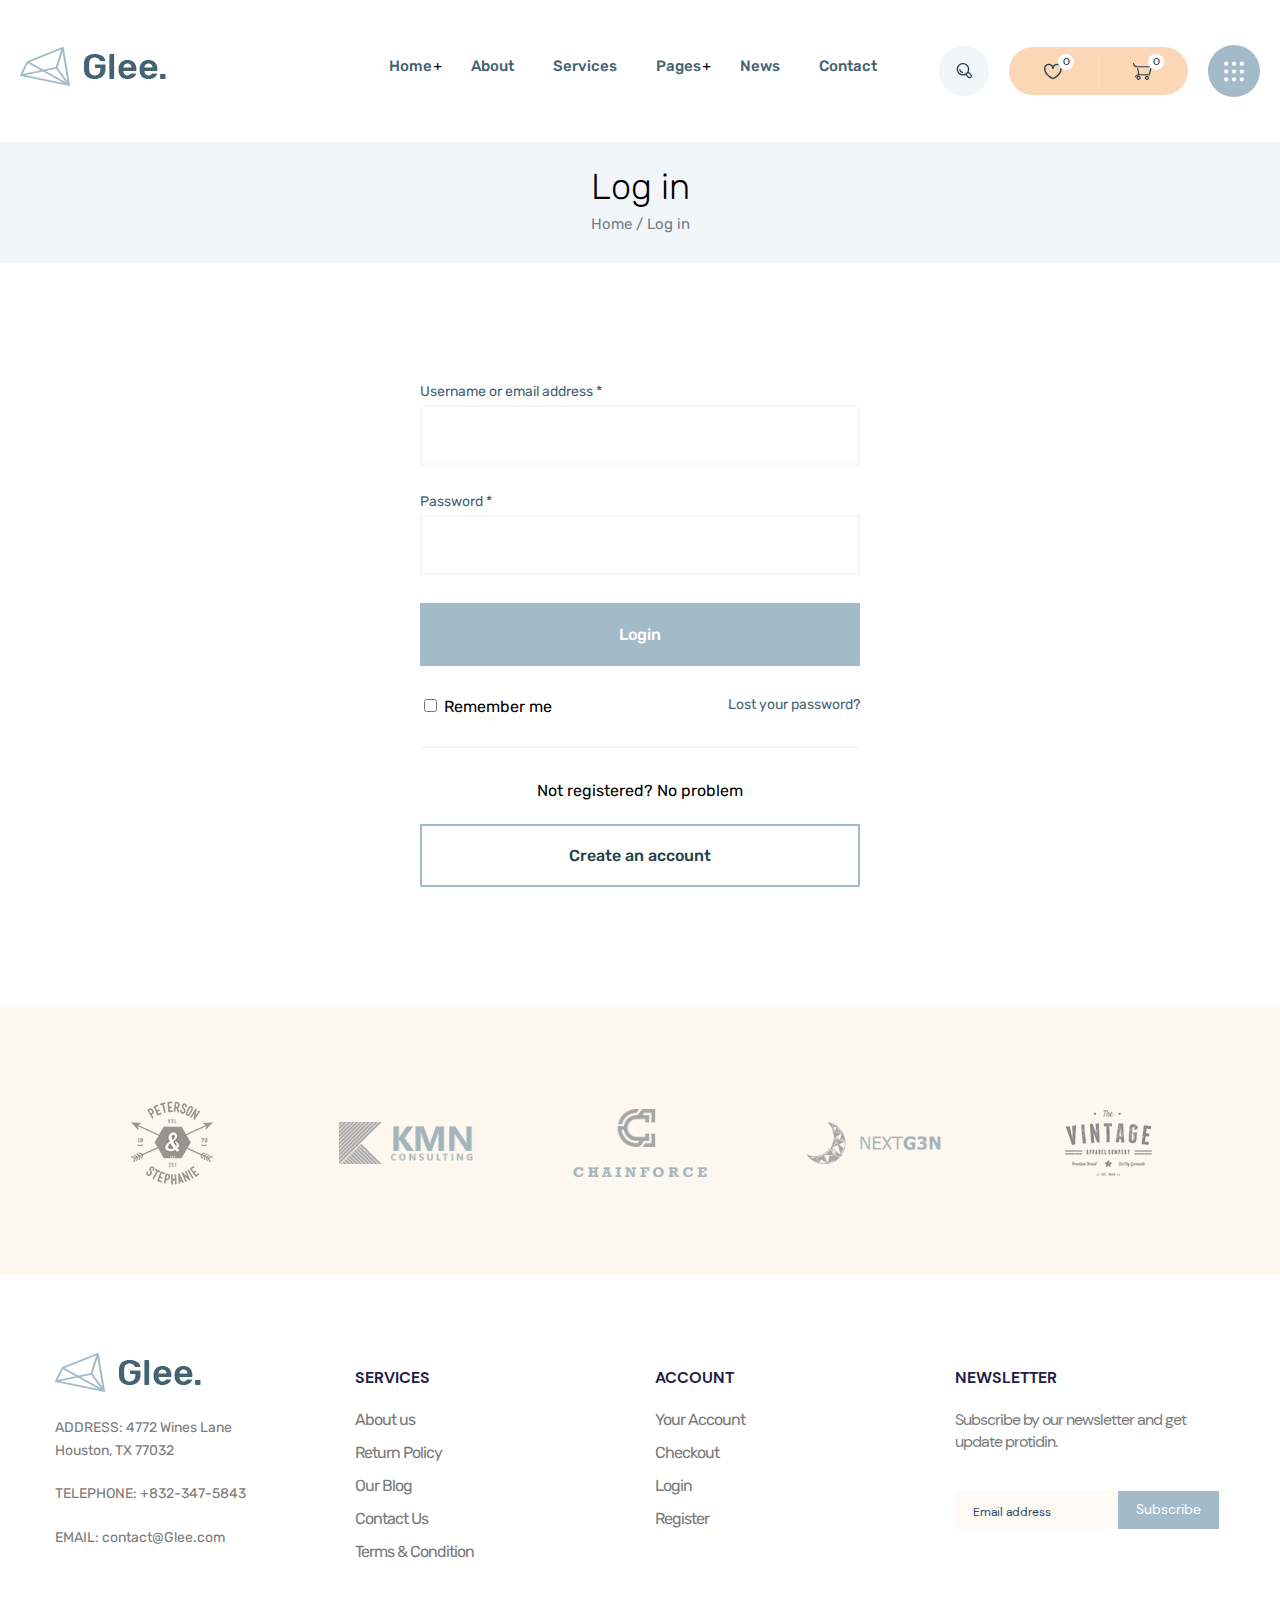
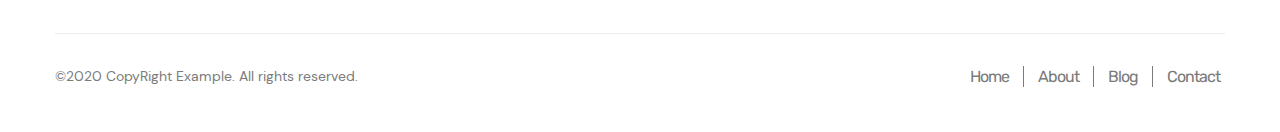
<file: login.html>
<!DOCTYPE html>
<html lang="en">

<head>
	<meta charset="UTF-8">
	<meta name="viewport" content="width=device-width, initial-scale=1.0">
	<title>Glee</title>
	<link rel="icon" href="images/content/icon/favicon.ico" type="image/x-icon">
	<link rel="stylesheet" href="css/style.css">
</head>

<body>

	<header class="header">
		<div class="container-fluid">
			<div class="header__inner">
				<a class="logo header__logo">
					<img class="logo__img" src="images/content/logo.png" alt="logo">
				</a>
				<nav class="header__menu">
					<ul class="header__list">
						<li class="header__item header__item--plus">
							<a class="header__link" href="index.html">Home</a>
						</li>
						<li class="header__item">
							<a class="header__link" href="about.html">About</a>
						</li>
						<li class="header__item">
							<a class="header__link" href="#">Services</a>
						</li>
						<li class="header__item header__item--plus">
							<a class="header__link" href="catalog.html">Pages</a>
						</li>
						<li class="header__item">
							<a class="header__link" href="catalog2.html">News</a>
						</li>
						<li class="header__item">
							<a class="header__link" href="#">Contact</a>
						</li>
					</ul>
					<div class="nav-user">
						<button class="nav-user__link nav-user__link--searh" type="button">
							<span class="sr-only"> link-searh </span>
						</button>
						<div class="nav-user__group">
							<button class="nav-user__link nav-user__link--like" type="button">
								<span class="sr-only"> link-like </span>
								<span class="nav-user__num nav-user__num--like">0</span>
							</button>
							<button class="nav-user__link nav-user__link--cart" type="button">
								<span class="sr-only"> link-cart </span>
								<span class="nav-user__num nav-user__num--cart">0</span>
							</button>
						</div>
						<button class="nav-user__link nav-user__link--menu" type="button">
							<span class="sr-only"> link-menu </span>
						</button>
					</div>
				</nav>
			</div>
		</div>
	</header>

	<div class="directory">
		<h2 class="directory__title">Log in</h2>
		<span class="directory__location">Home / Log in</span>
	</div>

	<section class="login">
		<div class="container">
			<form class="login__form">
				<label class="login__label">
					Username or email address *
					<input class="login__input" type="text" name="username" required>
				</label>
				<label class="login__label">
					Password *
					<input class="login__input" type="password" name="password" required>
				</label>
				<button class="login__btn" type="submit" href="#">Login</button>
				<div class="login__remember">
					<label class="login__label-checkbox">
						<input type="checkbox" name="checkbox-remember">
						Remember me
					</label>
					<a class="login__lost" href="#">Lost your password?</a>
				</div>

				<span class="login__no-problem">Not registered? No problem</span>
				<a class="login__create-btn" href="#">Create an account</a>
			</form>
		</div>
	</section>

	<div class="partners">
		<div class="container">
			<ul class="partners__inner">
				<li class="partners__item">
					<a class="" href="#">
						<img class="partners__img" src="images/content/partner/1.png" alt="partners">
					</a>
				</li>
				<li class="partners__item">
					<a class="" href="#">
						<img class="partners__img" src="images/content/partner/2.png" alt="partners">
					</a>
				</li>
				<li class="partners__item">
					<a class="" href="#">
						<img class="partners__img" src="images/content/partner/3.png" alt="partners">
					</a>
				</li>
				<li class="partners__item">
					<a class="" href="#">
						<img class="partners__img" src="images/content/partner/4.png" alt="partners">
					</a>
				</li>
				<li class="partners__item">
					<a class="" href="#">
						<img class="partners__img" src="images/content/partner/5.png" alt="partners">
					</a>
				</li>
				<li class="partners__item">
					<a class="" href="#">
						<img class="partners__img" src="images/content/partner/1.png" alt="partners">
					</a>
				</li>
				<li class="partners__item">
					<a class="" href="#">
						<img class="partners__img" src="images/content/partner/2.png" alt="partners">
					</a>
				</li>
				<li class="partners__item">
					<a class="" href="#">
						<img class="partners__img" src="images/content/partner/3.png" alt="partners">
					</a>
				</li>
				<li class="partners__item">
					<a class="" href="#">
						<img class="partners__img" src="images/content/partner/4.png" alt="partners">
					</a>
				</li>
				<li class="partners__item">
					<a class="" href="#">
						<img class="partners__img" src="images/content/partner/5.png" alt="partners">
					</a>
				</li>
			</ul>
		</div>
	</div>

	<footer class="footer">
		<div class="container">
			<div class="footer__inner">
				<div class="footer__address footer-item">
					<a class="footer__logo logo">
						<img class="footer__logo-img" src="images/content/logo.png" alt="logo">
					</a>
					<address class="address">
						<a class="address__link address-br" href="#">
							<span>address</span>: 4772 Wines Lane Houston, TX 77032
						</a>
						<a class="address__link" href="tel:8323475843"><span>telephone</span>: +832-347-5843</a>
						<a class="address__link" href="mailto:email@email.com"><span>email</span>: contact@Glee.com</a>
					</address>
				</div>
				<div class="footer-item footer__services">
					<h3 class="footer__title footer__title--active">services</h3>
					<ul class="footer__services-list footer__list">
						<li class="footer__services-item">
							<a class="footer__services-link" href="#">About us</a>
						</li>
						<li class="footer__services-item">
							<a class="footer__services-link" href="#"> Return Policy</a>
						</li>
						<li class="footer__services-item">
							<a class="footer__services-link" href="#"> Our Blog</a>
						</li>
						<li class="footer__services-item">
							<a class="footer__services-link" href="#">Contact Us</a>
						</li>
						<li class="footer__services-item">
							<a class="footer__services-link" href="terms.html"> Terms & Condition</a>
						</li>
					</ul>
				</div>
				<div class="footer__account footer-item">
					<h3 class="footer__title  footer__title--active">Account</h3>
					<ul class="footer__account-list footer__list">
						<li class="footer__account-item">
							<a class="footer__account-link" href="#">Your Account</a>
						</li>
						<li class="footer__account-item">
							<a class="footer__account-link" href="#">Checkout</a>
						</li>
						<li class="footer__account-item">
							<a class="footer__account-link" href="log-in.html">Login</a>
						</li>
						<li class="footer__account-item">
							<a class="footer__account-link" href="#">Register</a>
						</li>
					</ul>
				</div>
				<form class="sletter footer-item">
					<h3 class="footer__title">newsletter</h3>
					<p class="sletter__text">Subscribe by our newsletter and get
						update protidin.</p>
					<div class="sletter__wrapper">
						<label class="sletter__label">Email address
							<input class="sletter__input" name="Email" placeholder="Email address" type="email" required>
						</label>
						<button class="sletter__btn" type="submit">Subscribe</button>
					</div>
				</form>
			</div>
			<div class="footer__bottom">
				<span class="footer__bottom-copy">©2020 CopyRight Example. All rights reserved. </span>
				<div class="footer__bottom-menu">
					<ul class="footer__bottom-list">
						<li class="footer__bottom-item">
							<a class="footer__bottom-link" href="#">Home</a>
						</li>
						<li class="footer__bottom-item">
							<a class="footer__bottom-link" href="#">About</a>
						</li>
						<li class="footer__bottom-item">
							<a class="footer__bottom-link" href="#">Blog</a>
						</li>
						<li class="footer__bottom-item">
							<a class="footer__bottom-link footer__bottom-link--pr" href="#">Contact</a>
						</li>
					</ul>
				</div>
			</div>
		</div>
	</footer>

	<script src="js/main.min.js"></script>
</body>

</html>
</file>
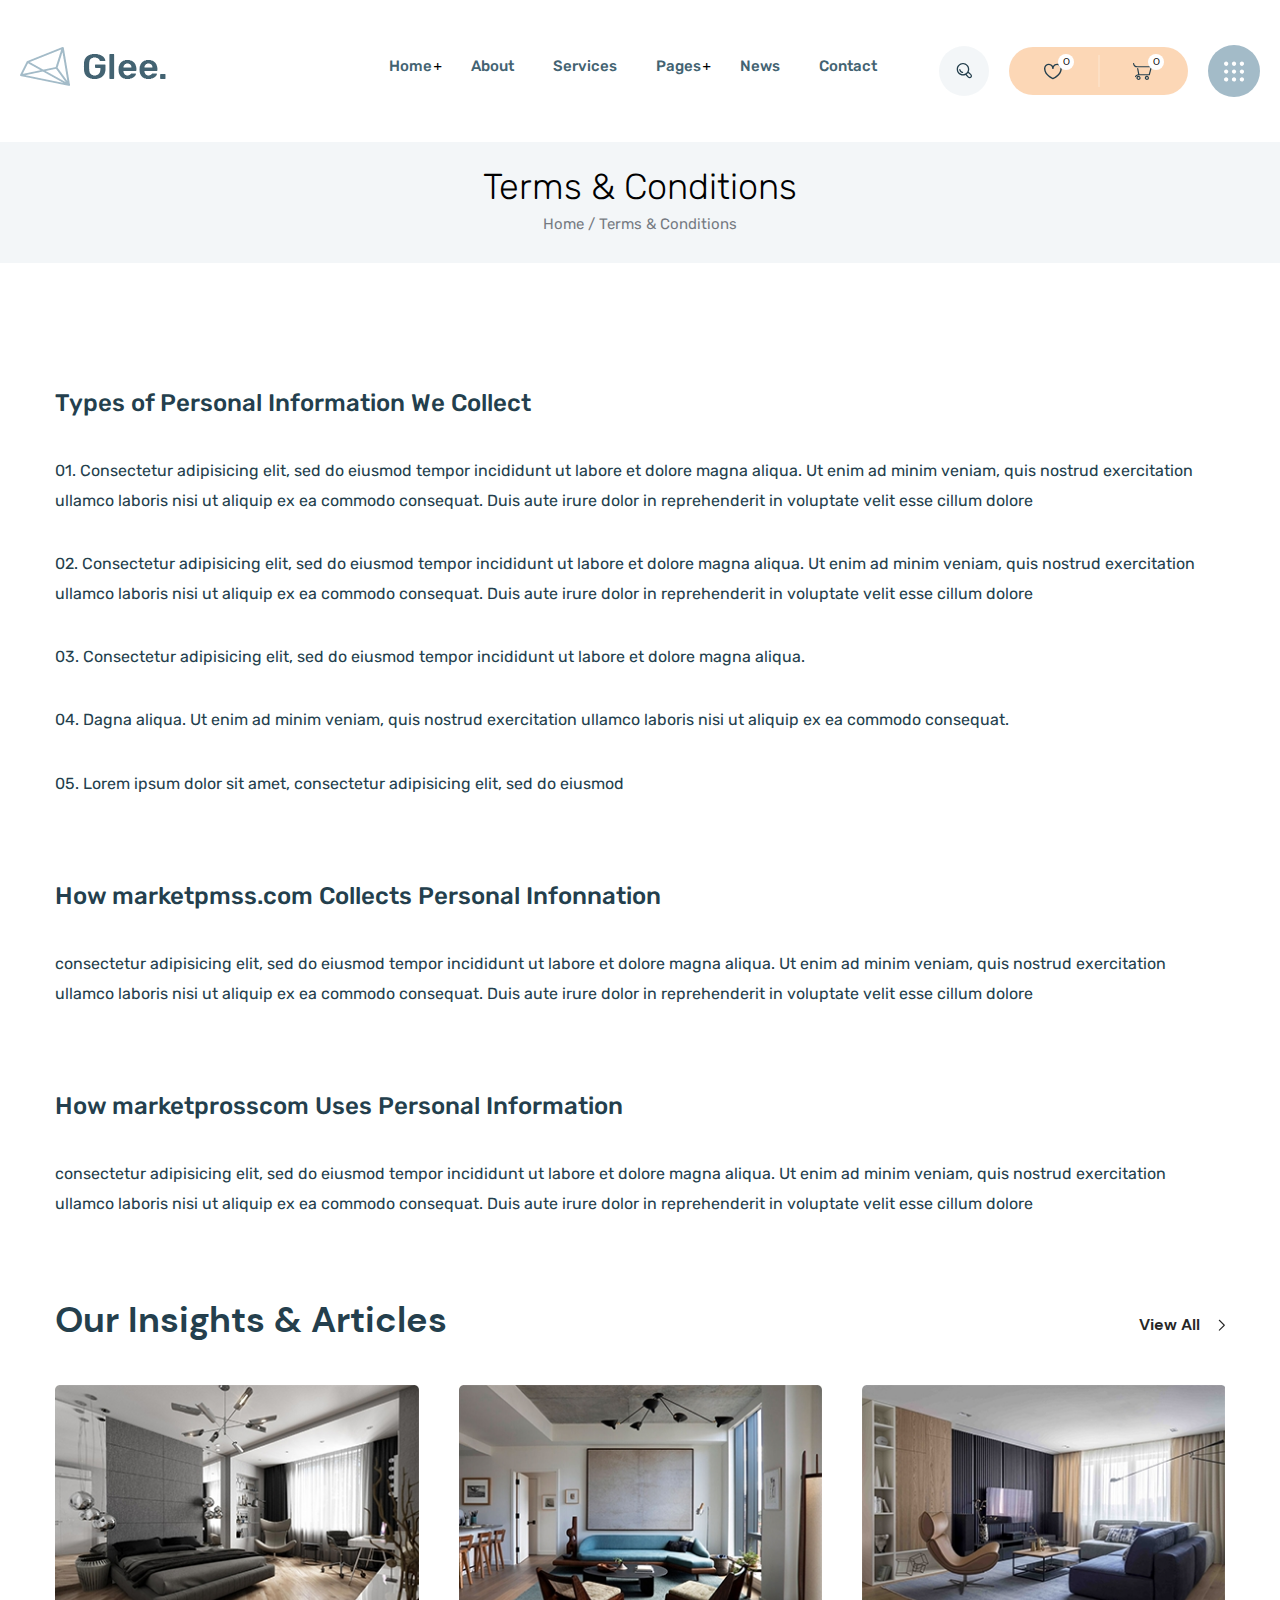
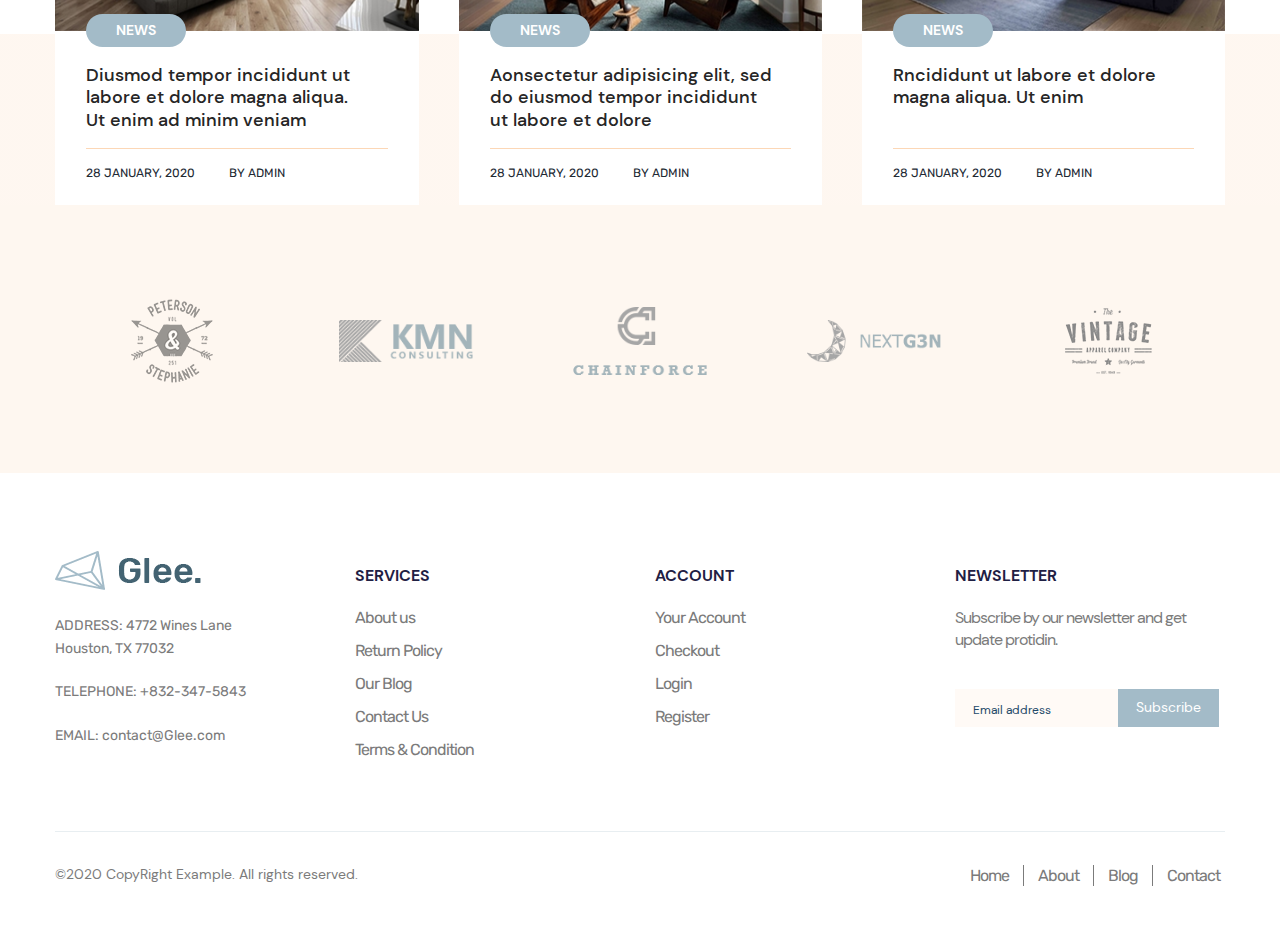
<file: terms.html>
<!DOCTYPE html>
<html lang="en">

<head>
	<meta charset="UTF-8">
	<meta name="viewport" content="width=device-width, initial-scale=1.0">
	<title>Glee</title>
	<link rel="icon" href="images/content/icon/favicon.ico" type="image/x-icon">
	<link rel="stylesheet" href="css/style.css">
</head>

<body>

	<header class="header">
		<div class="container-fluid">
			<div class="header__inner">
				<a class="logo header__logo">
					<img class="logo__img" src="images/content/logo.png" alt="logo">
				</a>
				<nav class="header__menu">
					<ul class="header__list">
						<li class="header__item header__item--plus">
							<a class="header__link" href="index.html">Home</a>
						</li>
						<li class="header__item">
							<a class="header__link" href="about.html">About</a>
						</li>
						<li class="header__item">
							<a class="header__link" href="#">Services</a>
						</li>
						<li class="header__item header__item--plus">
							<a class="header__link" href="catalog.html">Pages</a>
						</li>
						<li class="header__item">
							<a class="header__link" href="catalog2.html">News</a>
						</li>
						<li class="header__item">
							<a class="header__link" href="#">Contact</a>
						</li>
					</ul>
					<div class="nav-user">
						<button class="nav-user__link nav-user__link--searh" type="button">
							<span class="sr-only"> link-searh </span>
						</button>
						<div class="nav-user__group">
							<button class="nav-user__link nav-user__link--like" type="button">
								<span class="sr-only"> link-like </span>
								<span class="nav-user__num nav-user__num--like">0</span>
							</button>
							<button class="nav-user__link nav-user__link--cart" type="button">
								<span class="sr-only"> link-cart </span>
								<span class="nav-user__num nav-user__num--cart">0</span>
							</button>
						</div>
						<button class="nav-user__link nav-user__link--menu" type="button">
							<span class="sr-only"> link-menu </span>
						</button>
					</div>
				</nav>
			</div>
		</div>
	</header>

	<div class="directory">
		<h2 class="directory__title">Terms & Conditions</h2>
		<span class="directory__location">Home / Terms & Conditions</span>
	</div>

	<section class="terms">
		<div class="container">
			<h3 class="terms__title"> Types of Personal Information We Collect</h3>
			<ul class="terms__list">
				<li class="terms__item">
					<p class="terms__text">
						01. Consectetur adipisicing elit, sed do eiusmod tempor incididunt ut labore et dolore magna aliqua.
						Ut
						enim ad minim veniam, quis nostrud exercitation ullamco laboris nisi ut aliquip ex ea commodo
						consequat. Duis aute irure dolor in reprehenderit in voluptate velit esse cillum dolore
					</p>
				</li>
				<li class="terms__item">
					<p class="terms__text">
						02. Consectetur adipisicing elit, sed do eiusmod tempor incididunt ut labore et dolore magna aliqua.
						Ut
						enim ad minim veniam, quis nostrud exercitation ullamco laboris nisi ut aliquip ex ea commodo
						consequat. Duis aute irure dolor in reprehenderit in voluptate velit esse cillum dolore
					</p>
				</li>
				<li class="terms__item">
					<p class="terms__text">
						03. Consectetur adipisicing elit, sed do eiusmod tempor incididunt ut labore et dolore magna aliqua.
					</p>
				</li>
				<li class="terms__item">
					<p class="terms__text">
						04. Dagna aliqua. Ut enim ad minim veniam, quis nostrud exercitation ullamco laboris nisi ut aliquip
						ex ea
						commodo consequat.
					</p>
				</li>
				<li class="terms__item">
					<p class="terms__text terms__text--item">
						05.
						Lorem ipsum dolor sit amet, consectetur adipisicing elit, sed do eiusmod
					</p>
				</li>
			</ul>
			<h3 class="terms__title">How marketpmss.com Collects Personal Infonnation</h3>
			<p class="terms__text terms__text--item">
				consectetur adipisicing elit, sed do eiusmod tempor incididunt ut labore et dolore magna aliqua. Ut enim ad
				minim veniam, quis nostrud exercitation ullamco laboris nisi ut aliquip ex ea commodo consequat. Duis aute
				irure dolor in reprehenderit in voluptate velit esse cillum dolore
			</p>
			<h3 class="terms__title">How marketprosscom Uses Personal Information</h3>
			<p class="terms__text terms__text--item">
				consectetur adipisicing elit, sed do eiusmod tempor incididunt ut labore et dolore magna aliqua. Ut enim ad
				minim veniam, quis nostrud exercitation ullamco laboris nisi ut aliquip ex ea commodo consequat. Duis aute
				irure dolor in reprehenderit in voluptate velit esse cillum dolore
			</p>
		</div>
	</section>

	<section class="articles">
		<div class="container">
			<div class="articles__top">
				<h2 class="articles__title title">Our Insights & Articles</h2>
				<a class="articles__view" href="#">View All</a>
			</div>
			<ul class="articles__list">
				<li class="articles__item">
					<img class="articles__img" src="images/content/articles/1.jpg" alt="Diusmod tempor incididunt">
					<div class="articles__content">
						<div>
							<a class="articles__link" href="#">news</a>
							<a class="articles__text" href="#">
								Diusmod tempor incididunt ut labore et dolore magna aliqua. Ut enim ad minim veniam
							</a>
						</div>
						<div class="articles__border">
							<time class="articles__date">28 JANUARY, 2020</time>
							<a class="articles__aftor">by admin</a>
						</div>
					</div>
				</li>
				<li class="articles__item">
					<img class="articles__img" src="images/content/articles/2.jpg" alt="Aonsectetur adipisicing elit">
					<div class="articles__content">
						<div>
							<a class="articles__link" href="#">news</a>
							<a class="articles__text" href="#">
								Aonsectetur adipisicing elit, sed do eiusmod tempor incididunt ut labore et dolore
							</a>
						</div>
						<div class="articles__border">
							<time class="articles__date">28 JANUARY, 2020</time>
							<a class="articles__aftor">by admin</a>
						</div>
					</div>
				</li>
				<li class="articles__item">
					<img class="articles__img" src="images/content/articles/3.jpg" alt="Rncididunt ut labore">
					<div class="articles__content">
						<div>
							<a class="articles__link" href="#">news</a>
							<a class="articles__text" href="#">
								Rncididunt ut labore et dolore magna aliqua. Ut enim
							</a>
						</div>
						<div class="articles__border">
							<time class="articles__date">28 JANUARY, 2020</time>
							<a class="articles__aftor">by admin</a>
						</div>
					</div>
				</li>
			</ul>
		</div>
	</section>

	<div class="partners">
		<div class="container">
			<ul class="partners__inner">
				<li class="partners__item">
					<a class="" href="#">
						<img class="partners__img" src="images/content/partner/1.png" alt="partners">
					</a>
				</li>
				<li class="partners__item">
					<a class="" href="#">
						<img class="partners__img" src="images/content/partner/2.png" alt="partners">
					</a>
				</li>
				<li class="partners__item">
					<a class="" href="#">
						<img class="partners__img" src="images/content/partner/3.png" alt="partners">
					</a>
				</li>
				<li class="partners__item">
					<a class="" href="#">
						<img class="partners__img" src="images/content/partner/4.png" alt="partners">
					</a>
				</li>
				<li class="partners__item">
					<a class="" href="#">
						<img class="partners__img" src="images/content/partner/5.png" alt="partners">
					</a>
				</li>
				<li class="partners__item">
					<a class="" href="#">
						<img class="partners__img" src="images/content/partner/1.png" alt="partners">
					</a>
				</li>
				<li class="partners__item">
					<a class="" href="#">
						<img class="partners__img" src="images/content/partner/2.png" alt="partners">
					</a>
				</li>
				<li class="partners__item">
					<a class="" href="#">
						<img class="partners__img" src="images/content/partner/3.png" alt="partners">
					</a>
				</li>
				<li class="partners__item">
					<a class="" href="#">
						<img class="partners__img" src="images/content/partner/4.png" alt="partners">
					</a>
				</li>
				<li class="partners__item">
					<a class="" href="#">
						<img class="partners__img" src="images/content/partner/5.png" alt="partners">
					</a>
				</li>
			</ul>
		</div>
	</div>

	<footer class="footer">
		<div class="container">
			<div class="footer__inner">
				<div class="footer__address footer-item">
					<a class="footer__logo logo">
						<img class="footer__logo-img" src="images/content/logo.png" alt="logo">
					</a>
					<address class="address">
						<a class="address__link address-br" href="#">
							<span>address</span>: 4772 Wines Lane Houston, TX 77032
						</a>
						<a class="address__link" href="tel:8323475843"><span>telephone</span>: +832-347-5843</a>
						<a class="address__link" href="mailto:email@email.com"><span>email</span>: contact@Glee.com</a>
					</address>
				</div>
				<div class="footer-item footer__services">
					<h3 class="footer__title footer__title--active">services</h3>
					<ul class="footer__services-list footer__list">
						<li class="footer__services-item">
							<a class="footer__services-link" href="#">About us</a>
						</li>
						<li class="footer__services-item">
							<a class="footer__services-link" href="#"> Return Policy</a>
						</li>
						<li class="footer__services-item">
							<a class="footer__services-link" href="#"> Our Blog</a>
						</li>
						<li class="footer__services-item">
							<a class="footer__services-link" href="#">Contact Us</a>
						</li>
						<li class="footer__services-item">
							<a class="footer__services-link" href="terms.html"> Terms & Condition</a>
						</li>
					</ul>
				</div>
				<div class="footer__account footer-item">
					<h3 class="footer__title  footer__title--active">Account</h3>
					<ul class="footer__account-list footer__list">
						<li class="footer__account-item">
							<a class="footer__account-link" href="#">Your Account</a>
						</li>
						<li class="footer__account-item">
							<a class="footer__account-link" href="#">Checkout</a>
						</li>
						<li class="footer__account-item">
							<a class="footer__account-link" href="log-in.html">Login</a>
						</li>
						<li class="footer__account-item">
							<a class="footer__account-link" href="#">Register</a>
						</li>
					</ul>
				</div>
				<form class="sletter footer-item">
					<h3 class="footer__title">newsletter</h3>
					<p class="sletter__text">Subscribe by our newsletter and get
						update protidin.</p>
					<div class="sletter__wrapper">
						<label class="sletter__label">Email address
							<input class="sletter__input" name="Email" placeholder="Email address" type="email" required>
						</label>
						<button class="sletter__btn" type="submit">Subscribe</button>
					</div>
				</form>
			</div>
			<div class="footer__bottom">
				<span class="footer__bottom-copy">©2020 CopyRight Example. All rights reserved. </span>
				<div class="footer__bottom-menu">
					<ul class="footer__bottom-list">
						<li class="footer__bottom-item">
							<a class="footer__bottom-link" href="#">Home</a>
						</li>
						<li class="footer__bottom-item">
							<a class="footer__bottom-link" href="#">About</a>
						</li>
						<li class="footer__bottom-item">
							<a class="footer__bottom-link" href="#">Blog</a>
						</li>
						<li class="footer__bottom-item">
							<a class="footer__bottom-link footer__bottom-link--pr" href="#">Contact</a>
						</li>
					</ul>
				</div>
			</div>
		</div>
	</footer>

	<script src="js/main.min.js"></script>
</body>

</html>
</file>
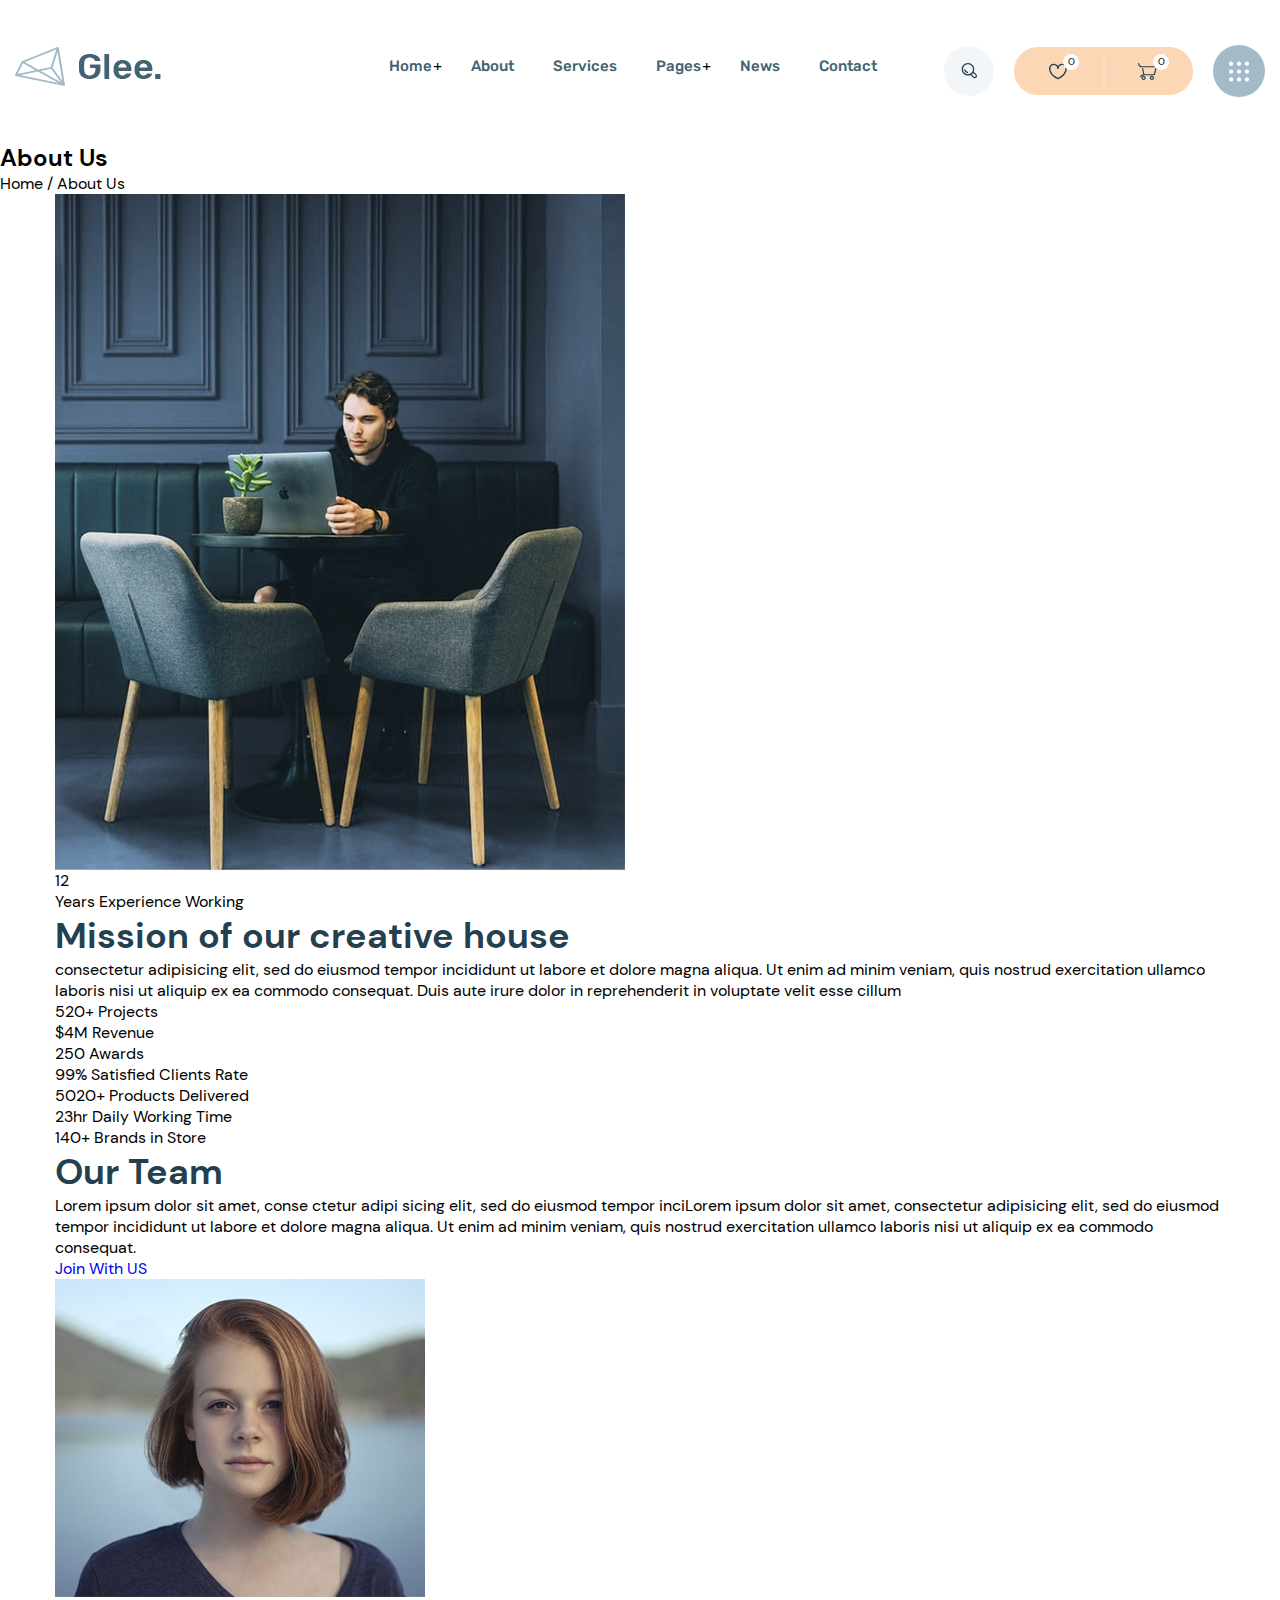
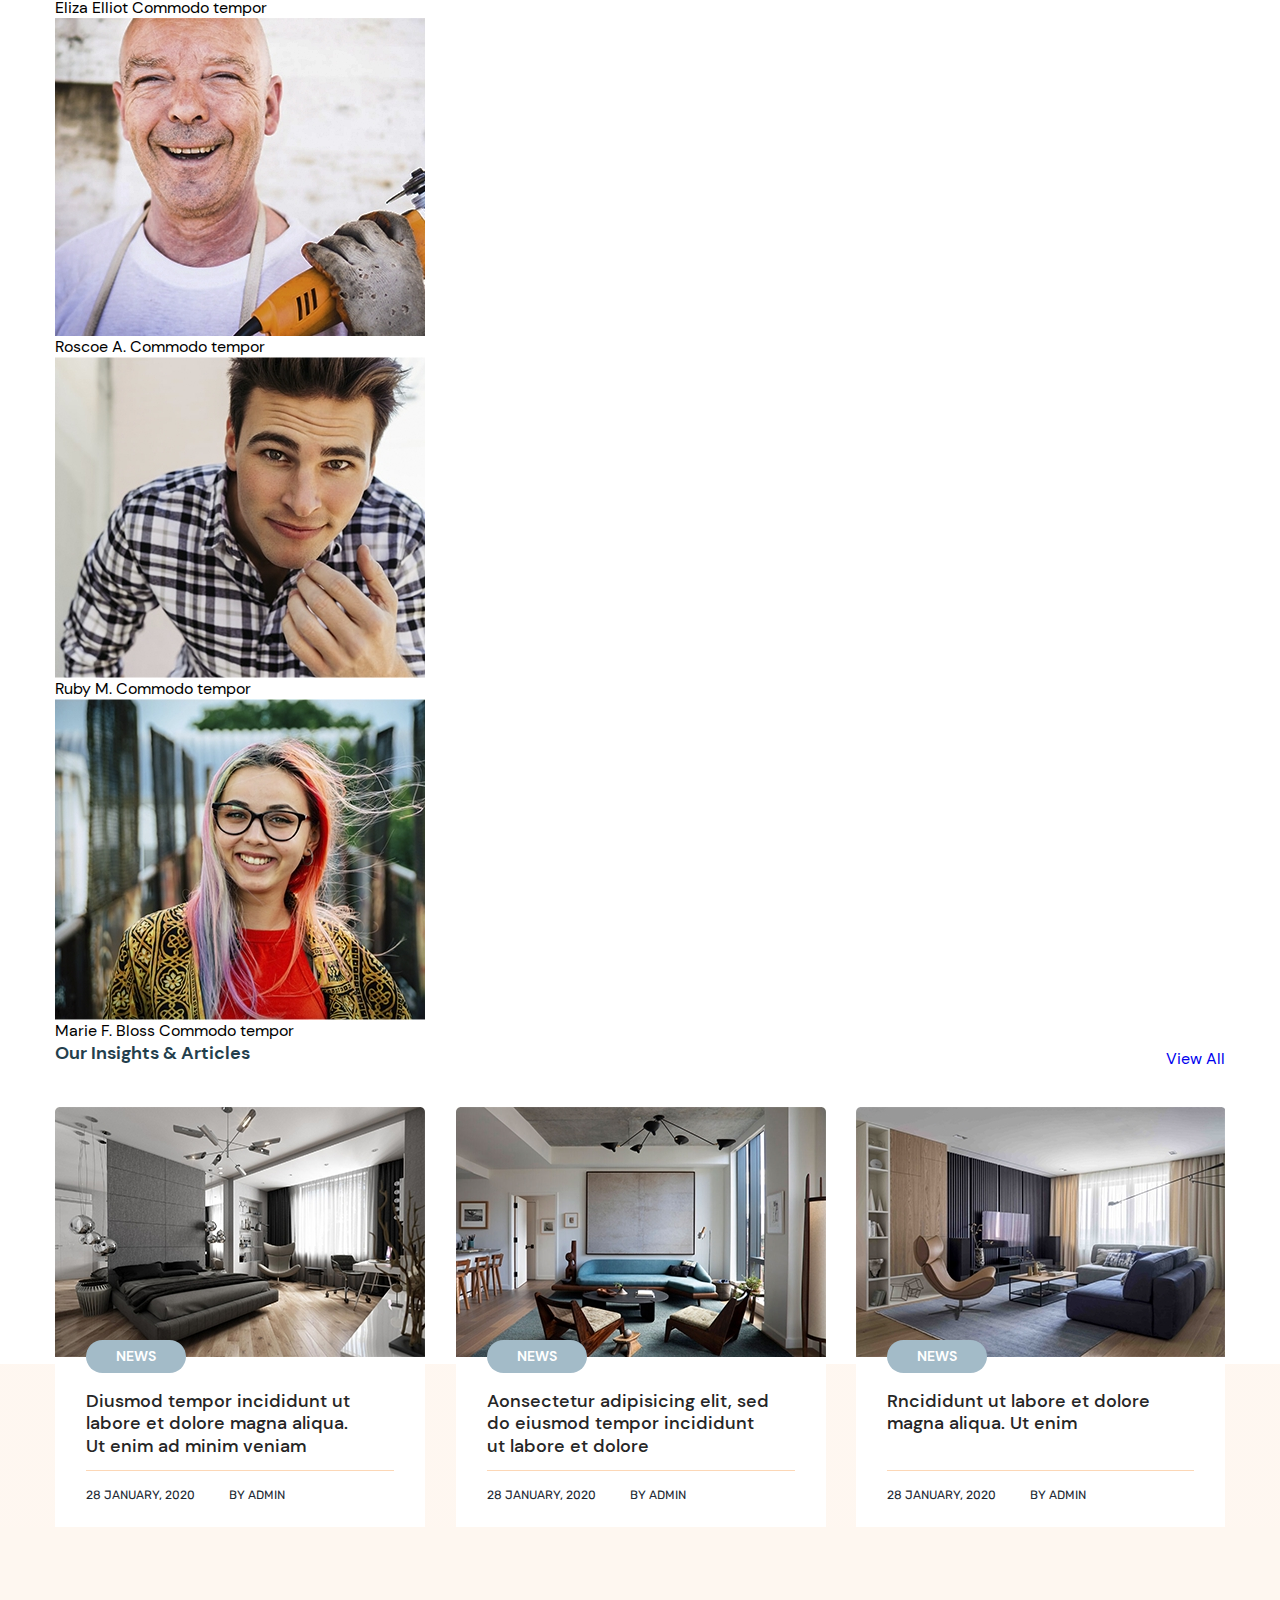
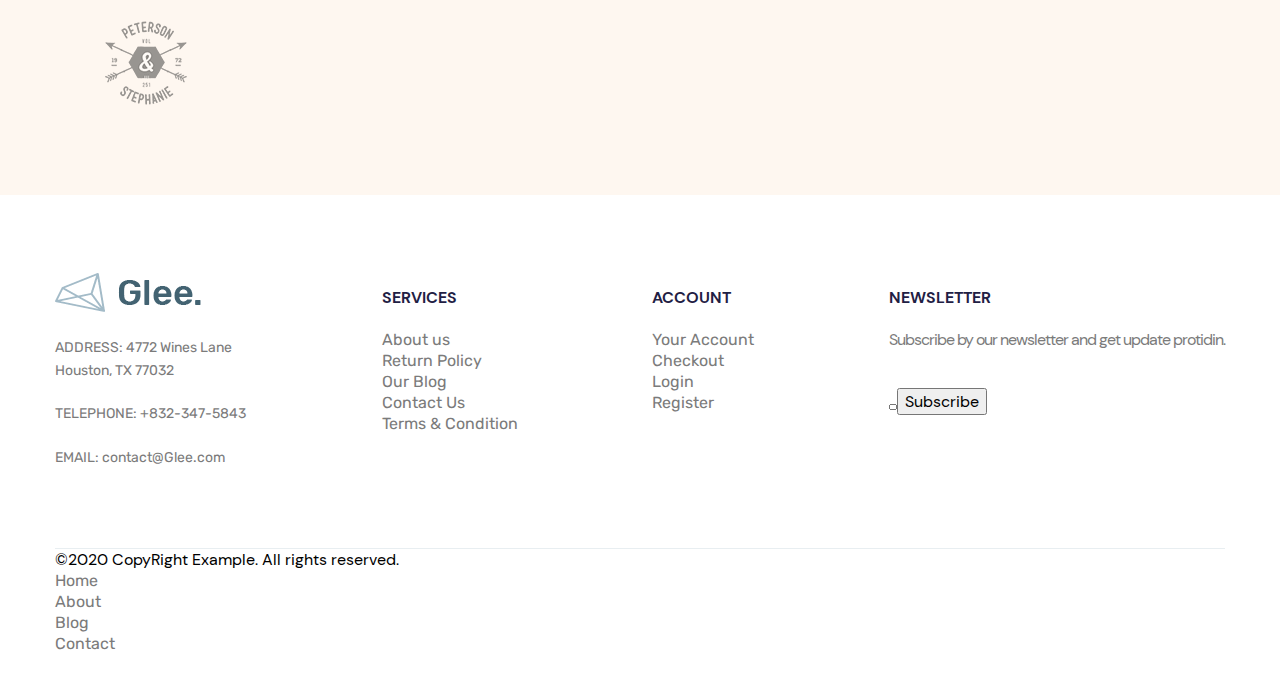
<file: build/about.html>
<!DOCTYPE html>
<html lang="en">

<head>
	<meta charset="UTF-8">
	<meta name="viewport" content="width=device-width, initial-scale=1.0">
	<title>About us</title>
	<link rel="icon" href="images/content/icon/favicon.ico" type="image/x-icon">
	<link rel="stylesheet" href="css/style.min.css">
</head>

<body>
	<header class="header">
	<div class="container-fluid">
		<div class="header__inner">
			<a class="logo header__logo">
				<img class="logo__img" src="images/content/logo.png" alt="logo">
			</a>
			<nav class="header__menu">
				<ul class="header__list">
					<li class="header__item header__item--plus">
						<a class="header__link" href="index.html">Home</a>
					</li>
					<li class="header__item">
						<a class="header__link" href="about.html">About</a>
					</li>
					<li class="header__item">
						<a class="header__link" href="#">Services</a>
					</li>
					<li class="header__item header__item--plus">
						<a class="header__link" href="#">Pages</a>
					</li>
					<li class="header__item">
						<a class="header__link" href="#">News</a>
					</li>
					<li class="header__item">
						<a class="header__link" href="#">Contact</a>
					</li>
				</ul>
				<div class="nav-user">
					<button class="nav-user__link nav-user__link--searh" type="button">
						<span class="sr-only"> link-searh </span>
					</button>
					<div class="nav-user__group">
						<button class="nav-user__link nav-user__link--like" type="button">
							<span class="sr-only"> link-like </span>
							<span class="nav-user__num nav-user__num--like">0</span>
						</button>
						<button class="nav-user__link nav-user__link--cart" type="button">
							<span class="sr-only"> link-cart </span>
							<span class="nav-user__num nav-user__num--cart">0</span>
						</button>
					</div>
					<button class="nav-user__link nav-user__link--menu" type="button">
						<span class="sr-only"> link-menu </span>
					</button>
				</div>
			</nav>
		</div>
	</div>
</header>

	<div class="directory">
	<h2 class="directory__title">About Us</h2>
	<span class="directory__location">Home / About Us</span>
</div>

	<section class="about">
	<div class="container">
		<div class="about__inner">
			<img class="about__img" src="images/content/about/experience.jpg" alt="Сreative house">
			<div class="about__experience">
				<div class="about__wpapper">
					<span class="about__12years">12</span>
					<div class="about__3years">
						<span class="about__years">Years</span>
						<span class="about__years">Experience</span>
						<span class="about__years">Working</span>
					</div>
				</div>
				<h3 class="title">Mission of our creative house</h3>
				<p class="about__text">consectetur adipisicing elit, sed do eiusmod tempor incididunt ut labore et dolore
					magna aliqua. Ut enim ad minim veniam, quis nostrud exercitation ullamco laboris nisi ut aliquip ex ea
					commodo consequat. Duis aute irure dolor in reprehenderit in voluptate velit esse cillum</p>
				<div class="about__items">
					<div class="about__item about__item--projects">
						<span class="about__number">520+</span>
						<span>Projects</span>
					</div>
					<div class="about__item about__item--revenue">
						<span class="about__number">$4M</span>
						<span>Revenue</span>
					</div>
					<div class="about__item about__item--awards">
						<span class="about__number">250</span>
						<span>Awards</span>
					</div>
				</div>

			</div>
		</div>

	</div>
	<div class="advantages">
		<div class="container">
			<div class="advantages__items">
				<div class="advantages__item advantages__item--satis">
					<span class="advantages__quantity">99%</span>
					<span class="advantages__description">Satisﬁed Clients Rate</span>
				</div>
				<div class="advantages__item advantages__item--produ">
					<span class="advantages__quantity">5020+</span>
					<span class="advantages__description">Products Delivered</span>
				</div>
				<div class="advantages__item advantages__item--daily">
					<span class="advantages__quantity">23hr</span>
					<span class="advantages__description">Daily Working Time</span>
				</div>
				<div class="advantages__item advantages__item--brand">
					<span class="advantages__quantity">140+</span>
					<span class="advantages__description">Brands in Store</span>
				</div>
			</div>
		</div>
	</div>
</section>

	<section class="team">
	<div class="container">
		<div class="team__wrapper">
			<div class="team__story">
				<h2 class="title">Our Team</h2>
				<p class="team__text">
					Lorem ipsum dolor sit amet, conse ctetur adipi sicing elit, sed do eiusmod tempor inciLorem ipsum
					dolor
					sit amet, consectetur adipisicing elit, sed do eiusmod tempor incididunt ut labore et dolore magna
					aliqua. Ut enim ad minim veniam, quis nostrud exercitation ullamco laboris nisi ut aliquip ex ea
					commodo
					consequat.
				</p>
				<a class="team__link" href="#">Join With US</a>
			</div>
			<div class="team__gallery">
				<div class="team__gallery-item">
					<img class="team__img" src="images/content/about/eliza-elliot.jpg" alt="photo of the mentor ">
					<div class="team__card">
						<div class="team__about">
							<div class="team__row">
								<span class="team__name">Eliza Elliot</span>
								<span class="team__position">Commodo tempor </span>
							</div>
							<a class="team__instagram team-icon" href="#"></a>
							<span class="sr-only"> link__instagram </span>
							<a class="team__google team-icon" href="#"></a>
							<span class="sr-only"> link__google </span>
						</div>
					</div>
				</div>
				<div class="team__gallery-item">
					<img class="team__img" src="images/content/about/roscoe-a.jpg" alt="photo of the mentor ">
					<div class="team__card">
						<div class="team__about">
							<div class="team__row">
								<span class="team__name">Roscoe A.</span>
								<span class="team__position">Commodo tempor </span>
							</div>
							<a class="team__instagram team-icon" href="#"></a>
							<span class="sr-only"> link__instagram </span>
							<a class="team__google team-icon" href="#"></a>
							<span class="sr-only"> link__google </span>
						</div>
					</div>
				</div>
				<div class="team__gallery-item">
					<img class="team__img" src="images/content/about/ruby-m.jpg" alt="photo of the mentor ">
					<div class="team__card">
						<div class="team__about">
							<div class="team__row">
								<span class="team__name">Ruby M.</span>
								<span class="team__position">Commodo tempor </span>
							</div>
							<a class="team__instagram team-icon" href="#"></a>
							<span class="sr-only"> link__instagram </span>
							<a class="team__google team-icon" href="#"></a>
							<span class="sr-only"> link__google </span>
						</div>
					</div>
				</div>
				<div class="team__gallery-item">
					<img class="team__img" src="images/content/about/marie-bloss.jpg" alt="photo of the mentor ">
					<div class="team__card">
						<div class="team__about">
							<div class="team__row">
								<span class="team__name">Marie F. Bloss</span>
								<span class="team__position">Commodo tempor </span>
							</div>
							<a class="team__instagram team-icon" href="#"></a>
							<span class="sr-only"> link__instagram </span>
							<a class="team__google team-icon" href="#"></a>
							<span class="sr-only"> link__google </span>
						</div>
					</div>
				</div>
			</div>
		</div>
	</div>
</section>

	<section class="articles">
	<div class="container">
		<div class="articles__top">
			<h2 class="articles__title title">Our Insights & Articles</h2>
			<a class="articles__view" href="#">View All</a>
		</div>
		<ul class="articles__list">
			<li class="articles__item">
				<img class="articles__img" src="images/content/articles/1.jpg" alt="Diusmod tempor incididunt">
				<div class="articles__content">
					<div>
						<a class="articles__link" href="#">news</a>
						<a class="articles__text" href="#">
							Diusmod tempor incididunt ut labore et dolore magna aliqua. Ut enim ad minim veniam
						</a>
					</div>
					<div class="articles__border">
						<time class="articles__date">28 JANUARY, 2020</time>
						<a class="articles__aftor">by admin</a>
					</div>
				</div>
			</li>
			<li class="articles__item">
				<img class="articles__img" src="images/content/articles/2.jpg" alt="Aonsectetur adipisicing elit">
				<div class="articles__content">
					<div>
						<a class="articles__link" href="#">news</a>
						<a class="articles__text" href="#">
							Aonsectetur adipisicing elit, sed do eiusmod tempor incididunt ut labore et dolore
						</a>
					</div>
					<div class="articles__border">
						<time class="articles__date">28 JANUARY, 2020</time>
						<a class="articles__aftor">by admin</a>
					</div>
				</div>
			</li>
			<li class="articles__item">
				<img class="articles__img" src="images/content/articles/3.jpg" alt="Rncididunt ut labore">
				<div class="articles__content">
					<div>
						<a class="articles__link" href="#">news</a>
						<a class="articles__text" href="#">
							Rncididunt ut labore et dolore magna aliqua. Ut enim
						</a>
					</div>
					<div class="articles__border">
						<time class="articles__date">28 JANUARY, 2020</time>
						<a class="articles__aftor">by admin</a>
					</div>
				</div>
			</li>
		</ul>
	</div>
</section>

	<div class="partners">
	<div class="container">
		<ul class="partners__inner">
			<li class="partners__item">
				<img class="partners__img" src="images/content/partner/1.png" alt="partners">
			</li>
			<li class="partners__item">
				<img class="partners__img" src="images/content/partner/2.png" alt="partners">
			</li>
			<li class="partners__item">
				<img class="partners__img" src="images/content/partner/3.png" alt="partners">
			</li>
			<li class="partners__item">
				<img class="partners__img" src="images/content/partner/4.png" alt="partners">
			</li>
			<li class="partners__item">
				<img class="partners__img" src="images/content/partner/5.png" alt="partners">
			</li>
		</ul>
	</div>
</div>

	<footer class="footer">
	<div class="container">
		<div class="footer__inner">
			<div class="footer__address footer-item">
				<a class="footer__logo logo">
					<img class="footer__logo-img" src="images/content/logo.png" alt="logo">
				</a>
				<address class="address">
					<a class="address__link address-br" href="#">
						<span>address</span>: 4772 Wines Lane Houston, TX 77032
					</a>
					<a class="address__link" href="tel:8323475843"><span>telephone</span>: +832-347-5843</a>
					<a class="address__link" href="mailto:email@email.com"><span>email</span>: contact@Glee.com</a>
				</address>
			</div>
			<div class="footer-item footer__services">
				<h3 class="footer__title footer__title--active">services</h3>
				<ul class="footer__services-list footer__list">
					<li class="footer__services-item">
						<a class="footer__services-link" href="#">About us</a>
					</li>
					<li class="footer__services-item">
						<a class="footer__services-link" href="#"> Return Policy</a>
					</li>
					<li class="footer__services-item">
						<a class="footer__services-link" href="#"> Our Blog</a>
					</li>
					<li class="footer__services-item">
						<a class="footer__services-link" href="#">Contact Us</a>
					</li>
					<li class="footer__services-item">
						<a class="footer__services-link" href="#"> Terms & Condition</a>
					</li>
				</ul>
			</div>
			<div class="footer__account footer-item">
				<h3 class="footer__title  footer__title--active">Account</h3>
				<ul class="footer__account-list footer__list">
					<li class="footer__account-item">
						<a class="footer__account-link" href="#">Your Account</a>
					</li>
					<li class="footer__account-item">
						<a class="footer__account-link" href="#">Checkout</a>
					</li>
					<li class="footer__account-item">
						<a class="footer__account-link" href="#">Login</a>
					</li>
					<li class="footer__account-item">
						<a class="footer__account-link" href="#">Register</a>
					</li>
				</ul>
			</div>
			<form class="sletter footer-item">
				<h3 class="footer__title">newsletter</h3>
				<p class="sletter__text">Subscribe by our newsletter and get
					update protidin.</p>
				<div class="sletter__wrapper">
					<label class="sletter__label">Email address
						<input class="sletter__input" name="Email" placeholder="Email address" type="email" required>
					</label>
					<button class="sletter__btn" type="submit">Subscribe</button>
				</div>
			</form>
		</div>
		<div class="footer__bottom">
			<span class="footer__bottom-copy">©2020 CopyRight Example. All rights reserved. </span>
			<div class="footer__bottom-menu">
				<ul class="footer__bottom-list">
					<li class="footer__bottom-item">
						<a class="footer__bottom-link" href="#">Home</a>
					</li>
					<li class="footer__bottom-item">
						<a class="footer__bottom-link" href="#">About</a>
					</li>
					<li class="footer__bottom-item">
						<a class="footer__bottom-link" href="#">Blog</a>
					</li>
					<li class="footer__bottom-item">
						<a class="footer__bottom-link footer__bottom-link--pr" href="#">Contact</a>
					</li>
				</ul>
			</div>
		</div>
	</div>
</footer>

	<script src="js/main.min.js">
	</script>
</body>

</html>
</file>
<file: css/style.css>
.slick-slider {
	position: relative;
	display: block;
	-webkit-box-sizing: border-box;
	box-sizing: border-box;
	-webkit-user-select: none;
	-moz-user-select: none;
	-ms-user-select: none;
	user-select: none;
	-webkit-touch-callout: none;
	-khtml-user-select: none;
	-ms-touch-action: pan-y;
	touch-action: pan-y;
	-webkit-tap-highlight-color: transparent;
}

.slick-list {
	position: relative;
	display: block;
	overflow: hidden;
	margin: 0;
	padding: 0;
}

.slick-list:focus {
	outline: none;
}

.slick-list.dragging {
	cursor: pointer;
	cursor: hand;
}

.slick-slider .slick-track,
.slick-slider .slick-list {
	-webkit-transform: translate3d(0, 0, 0);
	-ms-transform: translate3d(0, 0, 0);
	transform: translate3d(0, 0, 0);
}

.slick-track {
	position: relative;
	top: 0;
	left: 0;
	display: block;
	margin-left: auto;
	margin-right: auto;
}

.slick-track:before,
.slick-track:after {
	display: table;
	content: "";
}

.slick-track:after {
	clear: both;
}

.slick-loading .slick-track {
	visibility: hidden;
}

.slick-slide {
	display: none;
	float: left;
	height: 100%;
	min-height: 1px;
}

[dir="rtl"] .slick-slide {
	float: right;
}

.slick-slide img {
	display: block;
}

.slick-slide.slick-loading img {
	display: none;
}

.slick-slide.dragging img {
	pointer-events: none;
}

.slick-initialized .slick-slide {
	display: block;
}

.slick-loading .slick-slide {
	visibility: hidden;
}

.slick-vertical .slick-slide {
	display: block;
	height: auto;
	border: 1px solid transparent;
}

.slick-arrow.slick-hidden {
	display: none;
}

body.compensate-for-scrollbar {
	overflow: hidden;
}

.fancybox-active {
	height: auto;
}

.fancybox-is-hidden {
	left: -9999px;
	margin: 0;
	position: absolute !important;
	top: -9999px;
	visibility: hidden;
}

.fancybox-container {
	-webkit-backface-visibility: hidden;
	height: 100%;
	left: 0;
	outline: none;
	position: fixed;
	-webkit-tap-highlight-color: transparent;
	top: 0;
	-ms-touch-action: manipulation;
	touch-action: manipulation;
	-webkit-transform: translateZ(0);
	transform: translateZ(0);
	width: 100%;
	z-index: 99992;
}

.fancybox-container * {
	-webkit-box-sizing: border-box;
	box-sizing: border-box;
}

.fancybox-outer,
.fancybox-inner,
.fancybox-bg,
.fancybox-stage {
	bottom: 0;
	left: 0;
	position: absolute;
	right: 0;
	top: 0;
}

.fancybox-outer {
	-webkit-overflow-scrolling: touch;
	overflow-y: auto;
}

.fancybox-bg {
	background: #1e1e1e;
	opacity: 0;
	-webkit-transition-duration: inherit;
	-o-transition-duration: inherit;
	transition-duration: inherit;
	-webkit-transition-property: opacity;
	-o-transition-property: opacity;
	transition-property: opacity;
	-webkit-transition-timing-function: cubic-bezier(0.47, 0, 0.74, 0.71);
	-o-transition-timing-function: cubic-bezier(0.47, 0, 0.74, 0.71);
	transition-timing-function: cubic-bezier(0.47, 0, 0.74, 0.71);
}

.fancybox-is-open .fancybox-bg {
	opacity: 0.9;
	-webkit-transition-timing-function: cubic-bezier(0.22, 0.61, 0.36, 1);
	-o-transition-timing-function: cubic-bezier(0.22, 0.61, 0.36, 1);
	transition-timing-function: cubic-bezier(0.22, 0.61, 0.36, 1);
}

.fancybox-infobar,
.fancybox-toolbar,
.fancybox-caption,
.fancybox-navigation .fancybox-button {
	direction: ltr;
	opacity: 0;
	position: absolute;
	-webkit-transition: opacity 0.25s ease, visibility 0s ease 0.25s;
	-o-transition: opacity 0.25s ease, visibility 0s ease 0.25s;
	transition: opacity 0.25s ease, visibility 0s ease 0.25s;
	visibility: hidden;
	z-index: 99997;
}

.fancybox-show-infobar .fancybox-infobar,
.fancybox-show-toolbar .fancybox-toolbar,
.fancybox-show-caption .fancybox-caption,
.fancybox-show-nav .fancybox-navigation .fancybox-button {
	opacity: 1;
	-webkit-transition: opacity 0.25s ease 0s, visibility 0s ease 0s;
	-o-transition: opacity 0.25s ease 0s, visibility 0s ease 0s;
	transition: opacity 0.25s ease 0s, visibility 0s ease 0s;
	visibility: visible;
}

.fancybox-infobar {
	color: #ccc;
	font-size: 13px;
	-webkit-font-smoothing: subpixel-antialiased;
	height: 44px;
	left: 0;
	line-height: 44px;
	min-width: 44px;
	mix-blend-mode: difference;
	padding: 0 10px;
	pointer-events: none;
	top: 0;
	-webkit-touch-callout: none;
	-webkit-user-select: none;
	-moz-user-select: none;
	-ms-user-select: none;
	user-select: none;
}

.fancybox-toolbar {
	right: 0;
	top: 0;
}

.fancybox-stage {
	direction: ltr;
	overflow: visible;
	-webkit-transform: translateZ(0);
	transform: translateZ(0);
	z-index: 99994;
}

.fancybox-is-open .fancybox-stage {
	overflow: hidden;
}

.fancybox-slide {
	-webkit-backface-visibility: hidden;
	display: none;
	height: 100%;
	left: 0;
	outline: none;
	overflow: auto;
	-webkit-overflow-scrolling: touch;
	padding: 44px;
	position: absolute;
	text-align: center;
	top: 0;
	-webkit-transition-property: opacity, -webkit-transform;
	transition-property: opacity, -webkit-transform;
	-o-transition-property: transform, opacity;
	transition-property: transform, opacity;
	transition-property: transform, opacity, -webkit-transform;
	white-space: normal;
	width: 100%;
	z-index: 99994;
}

.fancybox-slide::before {
	content: "";
	display: inline-block;
	font-size: 0;
	height: 100%;
	vertical-align: middle;
	width: 0;
}

.fancybox-is-sliding .fancybox-slide,
.fancybox-slide--previous,
.fancybox-slide--current,
.fancybox-slide--next {
	display: block;
}

.fancybox-slide--image {
	overflow: hidden;
	padding: 44px 0;
}

.fancybox-slide--image::before {
	display: none;
}

.fancybox-slide--html {
	padding: 6px;
}

.fancybox-content {
	background: #fff;
	display: inline-block;
	margin: 0;
	max-width: 100%;
	overflow: auto;
	-webkit-overflow-scrolling: touch;
	padding: 44px;
	position: relative;
	text-align: left;
	vertical-align: middle;
}

.fancybox-slide--image .fancybox-content {
	-webkit-animation-timing-function: cubic-bezier(0.5, 0, 0.14, 1);
	animation-timing-function: cubic-bezier(0.5, 0, 0.14, 1);
	-webkit-backface-visibility: hidden;
	background: transparent;
	background-repeat: no-repeat;
	background-size: 100% 100%;
	left: 0;
	max-width: none;
	overflow: visible;
	padding: 0;
	position: absolute;
	top: 0;
	-ms-transform-origin: top left;
	-webkit-transform-origin: top left;
	transform-origin: top left;
	-webkit-transition-property: opacity, -webkit-transform;
	transition-property: opacity, -webkit-transform;
	-o-transition-property: transform, opacity;
	transition-property: transform, opacity;
	transition-property: transform, opacity, -webkit-transform;
	-webkit-user-select: none;
	-moz-user-select: none;
	-ms-user-select: none;
	user-select: none;
	z-index: 99995;
}

.fancybox-can-zoomOut .fancybox-content {
	cursor: -webkit-zoom-out;
	cursor: zoom-out;
}

.fancybox-can-zoomIn .fancybox-content {
	cursor: -webkit-zoom-in;
	cursor: zoom-in;
}

.fancybox-can-swipe .fancybox-content,
.fancybox-can-pan .fancybox-content {
	cursor: -webkit-grab;
	cursor: grab;
}

.fancybox-is-grabbing .fancybox-content {
	cursor: -webkit-grabbing;
	cursor: grabbing;
}

.fancybox-container [data-selectable="true"] {
	cursor: text;
}

.fancybox-image,
.fancybox-spaceball {
	background: transparent;
	border: 0;
	height: 100%;
	left: 0;
	margin: 0;
	max-height: none;
	max-width: none;
	padding: 0;
	position: absolute;
	top: 0;
	-webkit-user-select: none;
	-moz-user-select: none;
	-ms-user-select: none;
	user-select: none;
	width: 100%;
}

.fancybox-spaceball {
	z-index: 1;
}

.fancybox-slide--video .fancybox-content,
.fancybox-slide--map .fancybox-content,
.fancybox-slide--pdf .fancybox-content,
.fancybox-slide--iframe .fancybox-content {
	height: 100%;
	overflow: visible;
	padding: 0;
	width: 100%;
}

.fancybox-slide--video .fancybox-content {
	background: #000;
}

.fancybox-slide--map .fancybox-content {
	background: #e5e3df;
}

.fancybox-slide--iframe .fancybox-content {
	background: #fff;
}

.fancybox-video,
.fancybox-iframe {
	background: transparent;
	border: 0;
	display: block;
	height: 100%;
	margin: 0;
	overflow: hidden;
	padding: 0;
	width: 100%;
}

.fancybox-iframe {
	left: 0;
	position: absolute;
	top: 0;
}

.fancybox-error {
	background: #fff;
	cursor: default;
	max-width: 400px;
	padding: 40px;
	width: 100%;
}

.fancybox-error p {
	color: #444;
	font-size: 16px;
	line-height: 20px;
	margin: 0;
	padding: 0;
}

.fancybox-button {
	background: rgba(30, 30, 30, 0.6);
	border: 0;
	border-radius: 0;
	-webkit-box-shadow: none;
	box-shadow: none;
	cursor: pointer;
	display: inline-block;
	height: 44px;
	margin: 0;
	padding: 10px;
	position: relative;
	-webkit-transition: color 0.2s;
	-o-transition: color 0.2s;
	transition: color 0.2s;
	vertical-align: top;
	visibility: inherit;
	width: 44px;
}

.fancybox-button,
.fancybox-button:visited,
.fancybox-button:link {
	color: #ccc;
}

.fancybox-button:hover {
	color: #fff;
}

.fancybox-button:focus {
	outline: none;
}

.fancybox-button.fancybox-focus {
	outline: 1px dotted;
}

.fancybox-button[disabled],
.fancybox-button[disabled]:hover {
	color: #888;
	cursor: default;
	outline: none;
}

.fancybox-button div {
	height: 100%;
}

.fancybox-button svg {
	display: block;
	height: 100%;
	overflow: visible;
	position: relative;
	width: 100%;
}

.fancybox-button svg path {
	fill: currentColor;
	stroke-width: 0;
}

.fancybox-button--play svg:nth-child(2),
.fancybox-button--fsenter svg:nth-child(2) {
	display: none;
}

.fancybox-button--pause svg:nth-child(1),
.fancybox-button--fsexit svg:nth-child(1) {
	display: none;
}

.fancybox-progress {
	background: #ff5268;
	height: 2px;
	left: 0;
	position: absolute;
	right: 0;
	top: 0;
	-ms-transform: scaleX(0);
	-webkit-transform: scaleX(0);
	transform: scaleX(0);
	-ms-transform-origin: 0;
	-webkit-transform-origin: 0;
	transform-origin: 0;
	-webkit-transition-property: -webkit-transform;
	transition-property: -webkit-transform;
	-o-transition-property: transform;
	transition-property: transform;
	transition-property: transform, -webkit-transform;
	-webkit-transition-timing-function: linear;
	-o-transition-timing-function: linear;
	transition-timing-function: linear;
	z-index: 99998;
}

.fancybox-close-small {
	background: transparent;
	border: 0;
	border-radius: 0;
	color: #ccc;
	cursor: pointer;
	opacity: 0.8;
	padding: 8px;
	position: absolute;
	right: -12px;
	top: -44px;
	z-index: 401;
}

.fancybox-close-small:hover {
	color: #fff;
	opacity: 1;
}

.fancybox-slide--html .fancybox-close-small {
	color: currentColor;
	padding: 10px;
	right: 0;
	top: 0;
}

.fancybox-slide--image.fancybox-is-scaling .fancybox-content {
	overflow: hidden;
}

.fancybox-is-scaling .fancybox-close-small,
.fancybox-is-zoomable.fancybox-can-pan .fancybox-close-small {
	display: none;
}

.fancybox-navigation .fancybox-button {
	background-clip: content-box;
	height: 100px;
	opacity: 0;
	position: absolute;
	top: calc(50% - 50px);
	width: 70px;
}

.fancybox-navigation .fancybox-button div {
	padding: 7px;
}

.fancybox-navigation .fancybox-button--arrow_left {
	left: 0;
	left: env(safe-area-inset-left);
	padding: 31px 26px 31px 6px;
}

.fancybox-navigation .fancybox-button--arrow_right {
	padding: 31px 6px 31px 26px;
	right: 0;
	right: env(safe-area-inset-right);
}

.fancybox-caption {
	background: -webkit-gradient(linear,
			left bottom,
			left top,
			from(rgba(0, 0, 0, 0.85)),
			color-stop(50%, rgba(0, 0, 0, 0.3)),
			color-stop(65%, rgba(0, 0, 0, 0.15)),
			color-stop(75.5%, rgba(0, 0, 0, 0.075)),
			color-stop(82.85%, rgba(0, 0, 0, 0.037)),
			color-stop(88%, rgba(0, 0, 0, 0.019)),
			to(rgba(0, 0, 0, 0)));
	background: -o-linear-gradient(bottom,
			rgba(0, 0, 0, 0.85) 0%,
			rgba(0, 0, 0, 0.3) 50%,
			rgba(0, 0, 0, 0.15) 65%,
			rgba(0, 0, 0, 0.075) 75.5%,
			rgba(0, 0, 0, 0.037) 82.85%,
			rgba(0, 0, 0, 0.019) 88%,
			rgba(0, 0, 0, 0) 100%);
	background: linear-gradient(to top,
			rgba(0, 0, 0, 0.85) 0%,
			rgba(0, 0, 0, 0.3) 50%,
			rgba(0, 0, 0, 0.15) 65%,
			rgba(0, 0, 0, 0.075) 75.5%,
			rgba(0, 0, 0, 0.037) 82.85%,
			rgba(0, 0, 0, 0.019) 88%,
			rgba(0, 0, 0, 0) 100%);
	bottom: 0;
	color: #eee;
	font-size: 14px;
	font-weight: 400;
	left: 0;
	line-height: 1.5;
	padding: 75px 44px 25px 44px;
	pointer-events: none;
	right: 0;
	text-align: center;
	z-index: 99996;
}

@supports (padding: max(0px)) {
	.fancybox-caption {
		padding: 75px max(44px, env(safe-area-inset-right)) max(25px, env(safe-area-inset-bottom)) max(44px, env(safe-area-inset-left));
	}
}

.fancybox-caption--separate {
	margin-top: -50px;
}

.fancybox-caption__body {
	max-height: 50vh;
	overflow: auto;
	pointer-events: all;
}

.fancybox-caption a,
.fancybox-caption a:link,
.fancybox-caption a:visited {
	color: #ccc;
	text-decoration: none;
}

.fancybox-caption a:hover {
	color: #fff;
	text-decoration: underline;
}

.fancybox-loading {
	-webkit-animation: fancybox-rotate 1s linear infinite;
	animation: fancybox-rotate 1s linear infinite;
	background: transparent;
	border: 4px solid #888;
	border-bottom-color: #fff;
	border-radius: 50%;
	height: 50px;
	left: 50%;
	margin: -25px 0 0 -25px;
	opacity: 0.7;
	padding: 0;
	position: absolute;
	top: 50%;
	width: 50px;
	z-index: 99999;
}

@-webkit-keyframes fancybox-rotate {
	100% {
		-webkit-transform: rotate(360deg);
		transform: rotate(360deg);
	}
}

@keyframes fancybox-rotate {
	100% {
		-webkit-transform: rotate(360deg);
		transform: rotate(360deg);
	}
}

.fancybox-animated {
	-webkit-transition-timing-function: cubic-bezier(0, 0, 0.25, 1);
	-o-transition-timing-function: cubic-bezier(0, 0, 0.25, 1);
	transition-timing-function: cubic-bezier(0, 0, 0.25, 1);
}

.fancybox-fx-slide.fancybox-slide--previous {
	opacity: 0;
	-webkit-transform: translate3d(-100%, 0, 0);
	transform: translate3d(-100%, 0, 0);
}

.fancybox-fx-slide.fancybox-slide--next {
	opacity: 0;
	-webkit-transform: translate3d(100%, 0, 0);
	transform: translate3d(100%, 0, 0);
}

.fancybox-fx-slide.fancybox-slide--current {
	opacity: 1;
	-webkit-transform: translate3d(0, 0, 0);
	transform: translate3d(0, 0, 0);
}

.fancybox-fx-fade.fancybox-slide--previous,
.fancybox-fx-fade.fancybox-slide--next {
	opacity: 0;
	-webkit-transition-timing-function: cubic-bezier(0.19, 1, 0.22, 1);
	-o-transition-timing-function: cubic-bezier(0.19, 1, 0.22, 1);
	transition-timing-function: cubic-bezier(0.19, 1, 0.22, 1);
}

.fancybox-fx-fade.fancybox-slide--current {
	opacity: 1;
}

.fancybox-fx-zoom-in-out.fancybox-slide--previous {
	opacity: 0;
	-webkit-transform: scale3d(1.5, 1.5, 1.5);
	transform: scale3d(1.5, 1.5, 1.5);
}

.fancybox-fx-zoom-in-out.fancybox-slide--next {
	opacity: 0;
	-webkit-transform: scale3d(0.5, 0.5, 0.5);
	transform: scale3d(0.5, 0.5, 0.5);
}

.fancybox-fx-zoom-in-out.fancybox-slide--current {
	opacity: 1;
	-webkit-transform: scale3d(1, 1, 1);
	transform: scale3d(1, 1, 1);
}

.fancybox-fx-rotate.fancybox-slide--previous {
	opacity: 0;
	-ms-transform: rotate(-360deg);
	-webkit-transform: rotate(-360deg);
	transform: rotate(-360deg);
}

.fancybox-fx-rotate.fancybox-slide--next {
	opacity: 0;
	-ms-transform: rotate(360deg);
	-webkit-transform: rotate(360deg);
	transform: rotate(360deg);
}

.fancybox-fx-rotate.fancybox-slide--current {
	opacity: 1;
	-ms-transform: rotate(0deg);
	-webkit-transform: rotate(0deg);
	transform: rotate(0deg);
}

.fancybox-fx-circular.fancybox-slide--previous {
	opacity: 0;
	-webkit-transform: scale3d(0, 0, 0) translate3d(-100%, 0, 0);
	transform: scale3d(0, 0, 0) translate3d(-100%, 0, 0);
}

.fancybox-fx-circular.fancybox-slide--next {
	opacity: 0;
	-webkit-transform: scale3d(0, 0, 0) translate3d(100%, 0, 0);
	transform: scale3d(0, 0, 0) translate3d(100%, 0, 0);
}

.fancybox-fx-circular.fancybox-slide--current {
	opacity: 1;
	-webkit-transform: scale3d(1, 1, 1) translate3d(0, 0, 0);
	transform: scale3d(1, 1, 1) translate3d(0, 0, 0);
}

.fancybox-fx-tube.fancybox-slide--previous {
	-webkit-transform: translate3d(-100%, 0, 0) scale(0.1) skew(-10deg);
	transform: translate3d(-100%, 0, 0) scale(0.1) skew(-10deg);
}

.fancybox-fx-tube.fancybox-slide--next {
	-webkit-transform: translate3d(100%, 0, 0) scale(0.1) skew(10deg);
	transform: translate3d(100%, 0, 0) scale(0.1) skew(10deg);
}

.fancybox-fx-tube.fancybox-slide--current {
	-webkit-transform: translate3d(0, 0, 0) scale(1);
	transform: translate3d(0, 0, 0) scale(1);
}

@media all and (max-height: 576px) {
	.fancybox-slide {
		padding-left: 6px;
		padding-right: 6px;
	}

	.fancybox-slide--image {
		padding: 6px 0;
	}

	.fancybox-close-small {
		right: -6px;
	}

	.fancybox-slide--image .fancybox-close-small {
		background: #4e4e4e;
		color: #f2f4f6;
		height: 36px;
		opacity: 1;
		padding: 6px;
		right: 0;
		top: 0;
		width: 36px;
	}

	.fancybox-caption {
		padding-left: 12px;
		padding-right: 12px;
	}

	@supports (padding: max(0px)) {
		.fancybox-caption {
			padding-left: max(12px, env(safe-area-inset-left));
			padding-right: max(12px, env(safe-area-inset-right));
		}
	}
}

.fancybox-share {
	background: #f4f4f4;
	border-radius: 3px;
	max-width: 90%;
	padding: 30px;
	text-align: center;
}

.fancybox-share h1 {
	color: #222;
	font-size: 35px;
	font-weight: 700;
	margin: 0 0 20px 0;
}

.fancybox-share p {
	margin: 0;
	padding: 0;
}

.fancybox-share__button {
	border: 0;
	border-radius: 3px;
	display: inline-block;
	font-size: 14px;
	font-weight: 700;
	line-height: 40px;
	margin: 0 5px 10px 5px;
	min-width: 130px;
	padding: 0 15px;
	text-decoration: none;
	-webkit-transition: all 0.2s;
	-o-transition: all 0.2s;
	transition: all 0.2s;
	-webkit-user-select: none;
	-moz-user-select: none;
	-ms-user-select: none;
	user-select: none;
	white-space: nowrap;
}

.fancybox-share__button:visited,
.fancybox-share__button:link {
	color: #fff;
}

.fancybox-share__button:hover {
	text-decoration: none;
}

.fancybox-share__button--fb {
	background: #3b5998;
}

.fancybox-share__button--fb:hover {
	background: #344e86;
}

.fancybox-share__button--pt {
	background: #bd081d;
}

.fancybox-share__button--pt:hover {
	background: #aa0719;
}

.fancybox-share__button--tw {
	background: #1da1f2;
}

.fancybox-share__button--tw:hover {
	background: #0d95e8;
}

.fancybox-share__button svg {
	height: 25px;
	margin-right: 7px;
	position: relative;
	top: -1px;
	vertical-align: middle;
	width: 25px;
}

.fancybox-share__button svg path {
	fill: #fff;
}

.fancybox-share__input {
	background: transparent;
	border: 0;
	border-bottom: 1px solid #d7d7d7;
	border-radius: 0;
	color: #5d5b5b;
	font-size: 14px;
	margin: 10px 0 0 0;
	outline: none;
	padding: 10px 15px;
	width: 100%;
}

.fancybox-thumbs {
	background: #ddd;
	bottom: 0;
	display: none;
	margin: 0;
	-webkit-overflow-scrolling: touch;
	-ms-overflow-style: -ms-autohiding-scrollbar;
	padding: 2px 2px 4px 2px;
	position: absolute;
	right: 0;
	-webkit-tap-highlight-color: rgba(0, 0, 0, 0);
	top: 0;
	width: 212px;
	z-index: 99995;
}

.fancybox-thumbs-x {
	overflow-x: auto;
	overflow-y: hidden;
}

.fancybox-show-thumbs .fancybox-thumbs {
	display: block;
}

.fancybox-show-thumbs .fancybox-inner {
	right: 212px;
}

.fancybox-thumbs__list {
	font-size: 0;
	height: 100%;
	list-style: none;
	margin: 0;
	overflow-x: hidden;
	overflow-y: auto;
	padding: 0;
	position: absolute;
	position: relative;
	white-space: nowrap;
	width: 100%;
}

.fancybox-thumbs-x .fancybox-thumbs__list {
	overflow: hidden;
}

.fancybox-thumbs-y .fancybox-thumbs__list::-webkit-scrollbar {
	width: 7px;
}

.fancybox-thumbs-y .fancybox-thumbs__list::-webkit-scrollbar-track {
	background: #fff;
	border-radius: 10px;
	-webkit-box-shadow: inset 0 0 6px rgba(0, 0, 0, 0.3);
	box-shadow: inset 0 0 6px rgba(0, 0, 0, 0.3);
}

.fancybox-thumbs-y .fancybox-thumbs__list::-webkit-scrollbar-thumb {
	background: #2a2a2a;
	border-radius: 10px;
}

.fancybox-thumbs__list a {
	-webkit-backface-visibility: hidden;
	backface-visibility: hidden;
	background-color: rgba(0, 0, 0, 0.1);
	background-position: center center;
	background-repeat: no-repeat;
	background-size: cover;
	cursor: pointer;
	float: left;
	height: 75px;
	margin: 2px;
	max-height: calc(100% - 8px);
	max-width: calc(50% - 4px);
	outline: none;
	overflow: hidden;
	padding: 0;
	position: relative;
	-webkit-tap-highlight-color: transparent;
	width: 100px;
}

.fancybox-thumbs__list a::before {
	border: 6px solid #ff5268;
	bottom: 0;
	content: "";
	left: 0;
	opacity: 0;
	position: absolute;
	right: 0;
	top: 0;
	-webkit-transition: all 0.2s cubic-bezier(0.25, 0.46, 0.45, 0.94);
	-o-transition: all 0.2s cubic-bezier(0.25, 0.46, 0.45, 0.94);
	transition: all 0.2s cubic-bezier(0.25, 0.46, 0.45, 0.94);
	z-index: 99991;
}

.fancybox-thumbs__list a:focus::before {
	opacity: 0.5;
}

.fancybox-thumbs__list a.fancybox-thumbs-active::before {
	opacity: 1;
}

@media all and (max-width: 576px) {
	.fancybox-thumbs {
		width: 110px;
	}

	.fancybox-show-thumbs .fancybox-inner {
		right: 110px;
	}

	.fancybox-thumbs__list a {
		max-width: calc(100% - 10px);
	}
}

.irs {
	position: relative;
	display: block;
	-webkit-touch-callout: none;
	-webkit-user-select: none;
	-moz-user-select: none;
	-ms-user-select: none;
	user-select: none;
	font-size: 12px;
	font-family: Arial, sans-serif;
}

.irs-line {
	position: relative;
	display: block;
	overflow: hidden;
	outline: none !important;
}

.irs-bar {
	position: absolute;
	display: block;
	left: 0;
	width: 0;
}

.irs-shadow {
	position: absolute;
	display: none;
	left: 0;
	width: 0;
}

.irs-handle {
	position: absolute;
	display: block;
	-webkit-box-sizing: border-box;
	box-sizing: border-box;
	cursor: default;
	z-index: 1;
}

.irs-handle.type_last {
	z-index: 2;
}

.irs-min,
.irs-max {
	position: absolute;
	display: block;
	cursor: default;
}

.irs-min {
	left: 0;
}

.irs-max {
	right: 0;
}

.irs-from,
.irs-to,
.irs-single {
	position: absolute;
	display: block;
	top: 0;
	left: 0;
	cursor: default;
	white-space: nowrap;
}

.irs-grid {
	position: absolute;
	display: none;
	bottom: 0;
	left: 0;
	width: 100%;
	height: 20px;
}

.irs-with-grid .irs-grid {
	display: block;
}

.irs-grid-pol {
	position: absolute;
	top: 0;
	left: 0;
	width: 1px;
	height: 8px;
	background: #000;
}

.irs-grid-pol.small {
	height: 4px;
}

.irs-grid-text {
	position: absolute;
	bottom: 0;
	left: 0;
	white-space: nowrap;
	text-align: center;
	font-size: 9px;
	line-height: 9px;
	padding: 0 3px;
	color: #000;
}

.irs-disable-mask {
	position: absolute;
	display: block;
	top: 0;
	left: -1%;
	width: 102%;
	height: 100%;
	cursor: default;
	background: rgba(0, 0, 0, 0);
	z-index: 2;
}

.lt-ie9 .irs-disable-mask {
	background: #000;
	filter: alpha(opacity=0);
	cursor: not-allowed;
}

.irs-disabled {
	opacity: 0.4;
}

.irs-hidden-input {
	position: absolute !important;
	display: block !important;
	top: 0 !important;
	left: 0 !important;
	width: 0 !important;
	height: 0 !important;
	font-size: 0 !important;
	line-height: 0 !important;
	padding: 0 !important;
	margin: 0 !important;
	overflow: hidden;
	outline: none !important;
	z-index: -9999 !important;
	background: none !important;
	border-style: solid !important;
	border-color: transparent !important;
}

.irs--flat {
	height: 40px;
}

.irs--flat.irs-with-grid {
	height: 60px;
}

.irs--flat .irs-line {
	top: 25px;
	height: 12px;
	background-color: #e1e4e9;
	border-radius: 4px;
}

.irs--flat .irs-bar {
	top: 25px;
	height: 12px;
	background-color: #ed5565;
}

.irs--flat .irs-bar--single {
	border-radius: 4px 0 0 4px;
}

.irs--flat .irs-shadow {
	height: 1px;
	bottom: 16px;
	background-color: #e1e4e9;
}

.irs--flat .irs-handle {
	top: 22px;
	width: 16px;
	height: 18px;
	background-color: transparent;
}

.irs--flat .irs-handle>i:first-child {
	position: absolute;
	display: block;
	top: 0;
	left: 50%;
	width: 2px;
	height: 100%;
	margin-left: -1px;
	background-color: #da4453;
}

.irs--flat .irs-handle.state_hover>i:first-child,
.irs--flat .irs-handle:hover>i:first-child {
	background-color: #a43540;
}

.irs--flat .irs-min,
.irs--flat .irs-max {
	top: 0;
	padding: 1px 3px;
	color: #999;
	font-size: 10px;
	line-height: 1.333;
	text-shadow: none;
	background-color: #e1e4e9;
	border-radius: 4px;
}

.irs--flat .irs-from,
.irs--flat .irs-to,
.irs--flat .irs-single {
	color: white;
	font-size: 10px;
	line-height: 1.333;
	text-shadow: none;
	padding: 1px 5px;
	background-color: #ed5565;
	border-radius: 4px;
}

.irs--flat .irs-from:before,
.irs--flat .irs-to:before,
.irs--flat .irs-single:before {
	position: absolute;
	display: block;
	content: "";
	bottom: -6px;
	left: 50%;
	width: 0;
	height: 0;
	margin-left: -3px;
	overflow: hidden;
	border: 3px solid transparent;
	border-top-color: #ed5565;
}

.irs--flat .irs-grid-pol {
	background-color: #e1e4e9;
}

.irs--flat .irs-grid-text {
	color: #999;
}

.irs--big {
	height: 55px;
}

.irs--big.irs-with-grid {
	height: 70px;
}

.irs--big .irs-line {
	top: 33px;
	height: 12px;
	background-color: white;
	background: -webkit-gradient(linear,
			left top,
			left bottom,
			color-stop(-50%, #ddd),
			color-stop(150%, white));
	background: -o-linear-gradient(top, #ddd -50%, white 150%);
	background: linear-gradient(to bottom, #ddd -50%, white 150%);
	border: 1px solid #ccc;
	border-radius: 12px;
}

.irs--big .irs-bar {
	top: 33px;
	height: 12px;
	background-color: #92bce0;
	border: 1px solid #428bca;
	background: -webkit-gradient(linear,
			left top,
			left bottom,
			from(#fff),
			color-stop(30%, #428bca),
			to(#b9d4ec));
	background: -o-linear-gradient(top, #fff 0%, #428bca 30%, #b9d4ec 100%);
	background: linear-gradient(to bottom, #fff 0%, #428bca 30%, #b9d4ec 100%);
	-webkit-box-shadow: inset 0 0 1px 1px rgba(255, 255, 255, 0.5);
	box-shadow: inset 0 0 1px 1px rgba(255, 255, 255, 0.5);
}

.irs--big .irs-bar--single {
	border-radius: 12px 0 0 12px;
}

.irs--big .irs-shadow {
	height: 1px;
	bottom: 16px;
	background-color: rgba(66, 139, 202, 0.5);
}

.irs--big .irs-handle {
	top: 25px;
	width: 30px;
	height: 30px;
	border: 1px solid rgba(0, 0, 0, 0.3);
	background-color: #cbcfd5;
	background: -webkit-gradient(linear,
			left top,
			left bottom,
			from(white),
			color-stop(30%, #b4b9be),
			to(white));
	background: -o-linear-gradient(top, white 0%, #b4b9be 30%, white 100%);
	background: linear-gradient(to bottom, white 0%, #b4b9be 30%, white 100%);
	-webkit-box-shadow: 1px 1px 2px rgba(0, 0, 0, 0.2), inset 0 0 3px 1px white;
	box-shadow: 1px 1px 2px rgba(0, 0, 0, 0.2), inset 0 0 3px 1px white;
	border-radius: 30px;
}

.irs--big .irs-handle.state_hover,
.irs--big .irs-handle:hover {
	border-color: rgba(0, 0, 0, 0.45);
	background-color: #939ba7;
	background: -webkit-gradient(linear,
			left top,
			left bottom,
			from(white),
			color-stop(30%, #919ba5),
			to(white));
	background: -o-linear-gradient(top, white 0%, #919ba5 30%, white 100%);
	background: linear-gradient(to bottom, white 0%, #919ba5 30%, white 100%);
}

.irs--big .irs-min,
.irs--big .irs-max {
	top: 0;
	padding: 1px 5px;
	color: white;
	text-shadow: none;
	background-color: #9f9f9f;
	border-radius: 3px;
}

.irs--big .irs-from,
.irs--big .irs-to,
.irs--big .irs-single {
	color: white;
	text-shadow: none;
	padding: 1px 5px;
	background-color: #428bca;
	background: -webkit-gradient(linear,
			left top,
			left bottom,
			from(#428bca),
			to(#3071a9));
	background: -o-linear-gradient(top, #428bca 0%, #3071a9 100%);
	background: linear-gradient(to bottom, #428bca 0%, #3071a9 100%);
	border-radius: 3px;
}

.irs--big .irs-grid-pol {
	background-color: #428bca;
}

.irs--big .irs-grid-text {
	color: #428bca;
}

.irs--modern {
	height: 55px;
}

.irs--modern.irs-with-grid {
	height: 55px;
}

.irs--modern .irs-line {
	top: 25px;
	height: 5px;
	background-color: #d1d6e0;
	background: -webkit-gradient(linear,
			left top,
			left bottom,
			from(#e0e4ea),
			to(#d1d6e0));
	background: -o-linear-gradient(top, #e0e4ea 0%, #d1d6e0 100%);
	background: linear-gradient(to bottom, #e0e4ea 0%, #d1d6e0 100%);
	border: 1px solid #a3adc1;
	border-bottom-width: 0;
	border-radius: 5px;
}

.irs--modern .irs-bar {
	top: 25px;
	height: 5px;
	background: #20b426;
	background: -webkit-gradient(linear,
			left top,
			left bottom,
			from(#20b426),
			to(#18891d));
	background: -o-linear-gradient(top, #20b426 0%, #18891d 100%);
	background: linear-gradient(to bottom, #20b426 0%, #18891d 100%);
}

.irs--modern .irs-bar--single {
	border-radius: 5px 0 0 5px;
}

.irs--modern .irs-shadow {
	height: 1px;
	bottom: 21px;
	background-color: rgba(209, 214, 224, 0.5);
}

.irs--modern .irs-handle {
	top: 37px;
	width: 12px;
	height: 13px;
	border: 1px solid #a3adc1;
	border-top-width: 0;
	-webkit-box-shadow: 1px 1px 1px rgba(0, 0, 0, 0.1);
	box-shadow: 1px 1px 1px rgba(0, 0, 0, 0.1);
	border-radius: 0 0 3px 3px;
}

.irs--modern .irs-handle>i:nth-child(1) {
	position: absolute;
	display: block;
	top: -4px;
	left: 1px;
	width: 6px;
	height: 6px;
	border: 1px solid #a3adc1;
	background: white;
	-webkit-transform: rotate(45deg);
	-ms-transform: rotate(45deg);
	transform: rotate(45deg);
}

.irs--modern .irs-handle>i:nth-child(2) {
	position: absolute;
	display: block;
	-webkit-box-sizing: border-box;
	box-sizing: border-box;
	top: 0;
	left: 0;
	width: 10px;
	height: 12px;
	background: #e9e6e6;
	background: -webkit-gradient(linear,
			left top,
			left bottom,
			from(white),
			to(#e9e6e6));
	background: -o-linear-gradient(top, white 0%, #e9e6e6 100%);
	background: linear-gradient(to bottom, white 0%, #e9e6e6 100%);
	border-radius: 0 0 3px 3px;
}

.irs--modern .irs-handle>i:nth-child(3) {
	position: absolute;
	display: block;
	-webkit-box-sizing: border-box;
	box-sizing: border-box;
	top: 3px;
	left: 3px;
	width: 4px;
	height: 5px;
	border-left: 1px solid #a3adc1;
	border-right: 1px solid #a3adc1;
}

.irs--modern .irs-handle.state_hover,
.irs--modern .irs-handle:hover {
	border-color: #7685a2;
	background: #c3c7cd;
	background: -webkit-gradient(linear,
			left top,
			left bottom,
			from(#fff),
			color-stop(30%, #919ba5),
			to(#fff));
	background: -o-linear-gradient(top, #fff 0%, #919ba5 30%, #fff 100%);
	background: linear-gradient(to bottom, #fff 0%, #919ba5 30%, #fff 100%);
}

.irs--modern .irs-handle.state_hover>i:nth-child(1),
.irs--modern .irs-handle:hover>i:nth-child(1) {
	border-color: #7685a2;
}

.irs--modern .irs-handle.state_hover>i:nth-child(3),
.irs--modern .irs-handle:hover>i:nth-child(3) {
	border-color: #48536a;
}

.irs--modern .irs-min,
.irs--modern .irs-max {
	top: 0;
	font-size: 10px;
	line-height: 1.333;
	text-shadow: none;
	padding: 1px 5px;
	color: white;
	background-color: #d1d6e0;
	border-radius: 5px;
}

.irs--modern .irs-from,
.irs--modern .irs-to,
.irs--modern .irs-single {
	font-size: 10px;
	line-height: 1.333;
	text-shadow: none;
	padding: 1px 5px;
	background-color: #20b426;
	color: white;
	border-radius: 5px;
}

.irs--modern .irs-from:before,
.irs--modern .irs-to:before,
.irs--modern .irs-single:before {
	position: absolute;
	display: block;
	content: "";
	bottom: -6px;
	left: 50%;
	width: 0;
	height: 0;
	margin-left: -3px;
	overflow: hidden;
	border: 3px solid transparent;
	border-top-color: #20b426;
}

.irs--modern .irs-grid {
	height: 25px;
}

.irs--modern .irs-grid-pol {
	background-color: #dedede;
}

.irs--modern .irs-grid-text {
	color: silver;
	font-size: 13px;
}

.irs--sharp {
	height: 50px;
	font-size: 12px;
	line-height: 1;
}

.irs--sharp.irs-with-grid {
	height: 57px;
}

.irs--sharp .irs-line {
	top: 30px;
	height: 2px;
	background-color: black;
	border-radius: 2px;
}

.irs--sharp .irs-bar {
	top: 30px;
	height: 2px;
	background-color: #ee22fa;
}

.irs--sharp .irs-bar--single {
	border-radius: 2px 0 0 2px;
}

.irs--sharp .irs-shadow {
	height: 1px;
	bottom: 21px;
	background-color: rgba(0, 0, 0, 0.5);
}

.irs--sharp .irs-handle {
	top: 25px;
	width: 10px;
	height: 10px;
	background-color: #a804b2;
}

.irs--sharp .irs-handle>i:first-child {
	position: absolute;
	display: block;
	top: 100%;
	left: 0;
	width: 0;
	height: 0;
	border: 5px solid transparent;
	border-top-color: #a804b2;
}

.irs--sharp .irs-handle.state_hover,
.irs--sharp .irs-handle:hover {
	background-color: black;
}

.irs--sharp .irs-handle.state_hover>i:first-child,
.irs--sharp .irs-handle:hover>i:first-child {
	border-top-color: black;
}

.irs--sharp .irs-min,
.irs--sharp .irs-max {
	color: white;
	font-size: 14px;
	line-height: 1;
	top: 0;
	padding: 3px 4px;
	opacity: 0.4;
	background-color: #a804b2;
	border-radius: 2px;
}

.irs--sharp .irs-from,
.irs--sharp .irs-to,
.irs--sharp .irs-single {
	font-size: 14px;
	line-height: 1;
	text-shadow: none;
	padding: 3px 4px;
	background-color: #a804b2;
	color: white;
	border-radius: 2px;
}

.irs--sharp .irs-from:before,
.irs--sharp .irs-to:before,
.irs--sharp .irs-single:before {
	position: absolute;
	display: block;
	content: "";
	bottom: -6px;
	left: 50%;
	width: 0;
	height: 0;
	margin-left: -3px;
	overflow: hidden;
	border: 3px solid transparent;
	border-top-color: #a804b2;
}

.irs--sharp .irs-grid {
	height: 25px;
}

.irs--sharp .irs-grid-pol {
	background-color: #dedede;
}

.irs--sharp .irs-grid-text {
	color: silver;
	font-size: 13px;
}

.irs--round {
	height: 50px;
}

.irs--round.irs-with-grid {
	height: 65px;
}

.irs--round .irs-line {
	top: 36px;
	height: 4px;
	background-color: #dee4ec;
	border-radius: 4px;
}

.irs--round .irs-bar {
	top: 36px;
	height: 4px;
	background-color: #006cfa;
}

.irs--round .irs-bar--single {
	border-radius: 4px 0 0 4px;
}

.irs--round .irs-shadow {
	height: 4px;
	bottom: 21px;
	background-color: rgba(222, 228, 236, 0.5);
}

.irs--round .irs-handle {
	top: 26px;
	width: 24px;
	height: 24px;
	border: 4px solid #006cfa;
	background-color: white;
	border-radius: 24px;
	-webkit-box-shadow: 0 1px 3px rgba(0, 0, 255, 0.3);
	box-shadow: 0 1px 3px rgba(0, 0, 255, 0.3);
}

.irs--round .irs-handle.state_hover,
.irs--round .irs-handle:hover {
	background-color: #f0f6ff;
}

.irs--round .irs-min,
.irs--round .irs-max {
	color: #333;
	font-size: 14px;
	line-height: 1;
	top: 0;
	padding: 3px 5px;
	background-color: rgba(0, 0, 0, 0.1);
	border-radius: 4px;
}

.irs--round .irs-from,
.irs--round .irs-to,
.irs--round .irs-single {
	font-size: 14px;
	line-height: 1;
	text-shadow: none;
	padding: 3px 5px;
	background-color: #006cfa;
	color: white;
	border-radius: 4px;
}

.irs--round .irs-from:before,
.irs--round .irs-to:before,
.irs--round .irs-single:before {
	position: absolute;
	display: block;
	content: "";
	bottom: -6px;
	left: 50%;
	width: 0;
	height: 0;
	margin-left: -3px;
	overflow: hidden;
	border: 3px solid transparent;
	border-top-color: #006cfa;
}

.irs--round .irs-grid {
	height: 25px;
}

.irs--round .irs-grid-pol {
	background-color: #dedede;
}

.irs--round .irs-grid-text {
	color: silver;
	font-size: 13px;
}

.irs--square {
	height: 50px;
}

.irs--square.irs-with-grid {
	height: 60px;
}

.irs--square .irs-line {
	top: 31px;
	height: 4px;
	background-color: #dedede;
}

.irs--square .irs-bar {
	top: 31px;
	height: 4px;
	background-color: black;
}

.irs--square .irs-shadow {
	height: 2px;
	bottom: 21px;
	background-color: #dedede;
}

.irs--square .irs-handle {
	top: 25px;
	width: 16px;
	height: 16px;
	border: 3px solid black;
	background-color: white;
	-webkit-transform: rotate(45deg);
	-ms-transform: rotate(45deg);
	transform: rotate(45deg);
}

.irs--square .irs-handle.state_hover,
.irs--square .irs-handle:hover {
	background-color: #f0f6ff;
}

.irs--square .irs-min,
.irs--square .irs-max {
	color: #333;
	font-size: 14px;
	line-height: 1;
	top: 0;
	padding: 3px 5px;
	background-color: rgba(0, 0, 0, 0.1);
}

.irs--square .irs-from,
.irs--square .irs-to,
.irs--square .irs-single {
	font-size: 14px;
	line-height: 1;
	text-shadow: none;
	padding: 3px 5px;
	background-color: black;
	color: white;
}

.irs--square .irs-grid {
	height: 25px;
}

.irs--square .irs-grid-pol {
	background-color: #dedede;
}

.irs--square .irs-grid-text {
	color: silver;
	font-size: 11px;
}

.lamps__btn {
	padding: 20px 86px 20px 20px;
	font-family: "Rubik";
	font-weight: 500;
	font-size: 15px;
	line-height: 1;
	border-radius: 5px;
	border: 1px solid #436372;
	background-color: #feefe2;
	color: #436372;
	position: relative;
	-webkit-transition: background-color 0.4s;
	-o-transition: background-color 0.4s;
	transition: background-color 0.4s;
}

.lamps__btn::after {
	content: " ";
	background-image: url(../images/content/icon/arrow-rigth-grey.png);
	width: 22px;
	height: 9px;
	top: 25px;
	right: 21px;
	position: absolute;
}

.lamps__btn:hover {
	background-color: #fcd7b6;
}

.lamps__btn:active,
.lamps__btn:focus {
	background-color: #ddab7fab;
}

body {
	font-family: "DM Sans";
	font-weight: 400;
}

.products__name,
.articles__text {
	font-family: "DM Sans";
	font-weight: 500;
}

.title,
.dignity__title,
.controls__list,
.products__cost,
.design__item,
.articles__view,
.articles__link,
.footer__title,
.about__item,
.advantages__item,
.team__name,
.catalog__title {
	font-family: "DM Sans";
	font-weight: 700;
}

.directory__title {
	font-family: "Rubik";
	font-weight: 300;
}

.directory__location,
.smart__text,
.lamps__text,
.articles__item,
.footer a,
.about__years,
.about__text,
.team__text,
.team__link,
.team__position,
.terms__text,
.login,
.login__label,
.login__lost,
.recent__name {
	font-family: "Rubik";
	font-weight: 400;
}

.header__link,
.smart__title,
.smart__btn,
.smart .slick-dots button,
.terms__title,
.login__btn,
.login__create-btn,
.price__from,
.price__to {
	font-family: "Rubik";
	font-weight: 500;
}

.about__12years {
	font-family: "Rubik";
	font-weight: 700;
}

@font-face {
	font-family: "DM Sans";
	font-weight: 400;
	font-style: normal;
	src: local("DMSans-Regular"),
		url("../fonts/DMSans-Regular.woff2") format("woff2"),
		url("../fonts/DMSans-Regular.woff") format("woff");
	font-display: swap;
}

@font-face {
	font-family: "DM Sans";
	font-weight: 500;
	font-style: normal;
	src: local("DMSans-Medium"),
		url("../fonts/DMSans-Medium.woff2") format("woff2"),
		url("../fonts/DMSans-Medium.woff") format("woff");
	font-display: swap;
}

@font-face {
	font-family: "DM Sans";
	font-weight: 700;
	font-style: normal;
	src: local("DMSans-Bold"), url("../fonts/DMSans-Bold.woff2") format("woff2"),
		url("../fonts/DMSans-Bold.woff") format("woff");
	font-display: swap;
}

@font-face {
	font-family: "Rubik";
	font-weight: 300;
	font-style: normal;
	src: local("Rubik-Light"), url("../fonts/Rubik-Light.woff2") format("woff2"),
		url("../fonts/Rubik-Light.woff") format("woff");
	font-display: swap;
}

@font-face {
	font-family: "Rubik";
	font-weight: 400;
	font-style: normal;
	src: local("Rubik-Regular"),
		url("../fonts/Rubik-Regular.woff2") format("woff2"),
		url("../fonts/Rubik-Regular.woff") format("woff");
	font-display: swap;
}

@font-face {
	font-family: "Rubik";
	font-weight: 500;
	font-style: normal;
	src: local("Rubik-Medium"), url("../fonts/Rubik-Medium.woff2") format("woff2"),
		url("../fonts/Rubik-Medium.woff") format("woff");
	font-display: swap;
}

@font-face {
	font-family: "Rubik";
	font-weight: 700;
	font-style: normal;
	src: local("Rubik-Bold"), url("../fonts/Rubik-Bold.woff2") format("woff2"),
		url("../fonts/Rubik-Bold.woff") format("woff");
	font-display: swap;
}

html {
	-webkit-box-sizing: border-box;
	box-sizing: border-box;
}

*,
*:before,
*:after {
	-webkit-box-sizing: inherit;
	box-sizing: inherit;
}

ul,
ol {
	padding: 0;
}

ul li {
	list-style: none;
}

body,
h1,
h2,
h3,
h4,
h5,
h6,
p,
ul,
ol,
li,
figure,
figcaption,
blockquote,
dl,
dd {
	margin: 0;
}

img {
	max-width: 100%;
	display: block;
}

input,
button,
textarea,
select {
	font: inherit;
}

a {
	text-decoration: none;
	cursor: pointer;
}

button {
	cursor: pointer;
}

body {
	min-height: 100vh;
}

.container-fluid {
	max-width: 1800px;
	margin: 0 auto;
	padding: 0 15px;
}

@media only screen and (max-width: 500px) {
	.container-fluid {
		padding: 0 10px;
	}
}

.container-log {
	max-width: 500px;
	margin: 0 auto;
	padding: 0 15px;
}

.container {
	max-width: 1200px;
	margin: 0 auto;
	padding: 0 15px;
}

.sr-only {
	position: absolute;
	width: 1px;
	height: 1px;
	padding: 0;
	margin: -1px;
	overflow: hidden;
	clip: rect(0, 0, 0, 0);
	white-space: nowrap;
	border: 0;
}

.title {
	font-size: 36px;
	color: #243f4d;
}

@media only screen and (max-width: 950px) {
	.title {
		font-size: 24px;
	}
}

.logo {
	position: relative;
	bottom: 5px;
}

.directory {
	background-color: #a3bbc820;
	text-align: center;
	padding: 27px 0;
	margin-bottom: 120px;
	font-size: 24px;
}

@media only screen and (max-width: 1200px) {
	.directory {
		margin-bottom: 60px;
		padding: 18px 0;
	}
}

@media only screen and (max-width: 950px) {
	.directory {
		margin-bottom: 30px;
		padding: 16px 0;
	}
}

@media only screen and (max-width: 500px) {
	.directory {
		margin-top: 80px;
	}
}

.directory__title {
	margin-bottom: 0px;
	line-height: 1;
}

@media only screen and (max-width: 950px) {
	.directory__title {
		margin-bottom: 10px;
	}
}

.directory__location {
	color: #222933;
	opacity: 0.6;
	font-size: 15px;
}

.header {
	padding: 45px 5px;
}

@media only screen and (max-width: 500px) {
	.header {
		padding: 30px 10px 10px;
		position: fixed;
		z-index: 99;
		top: 0;
		left: 0;
		right: 0;
		background-color: rgba(204, 204, 204, 0.493);
	}
}

@media only screen and (max-width: 500px) {
	.header__menu {
		display: -webkit-box;
		display: -ms-flexbox;
		display: flex;
		margin-left: auto;
		margin-right: auto;
	}
}

@media only screen and (max-width: 500px) {
	.header__logo {
		width: 40%;
		position: relative;
		z-index: 99;
	}
}

.header__inner {
	display: -webkit-box;
	display: -ms-flexbox;
	display: flex;
	-webkit-box-pack: justify;
	-ms-flex-pack: justify;
	justify-content: space-between;
	-webkit-box-align: center;
	-ms-flex-align: center;
	align-items: center;
	position: relative;
}

.header__item--plus {
	position: relative;
}

.header__item--plus::after {
	content: "+";
	right: -10px;
	top: 0;
	position: absolute;
}

@media only screen and (max-width: 1200px) {
	.header__item--plus::after {
		font-size: 36px;
		color: #000;
		right: -25px;
	}
}

.header__link {
	color: #436372;
	font-size: 15px;
	font-weight: 500;
	-webkit-transition: color 0.4s, text-shadow 0.4s;
	-o-transition: color 0.4s, text-shadow 0.4s;
	transition: color 0.4s, text-shadow 0.4s;
}

@media only screen and (max-width: 1200px) {
	.header__link {
		font-size: 36px;
		color: #000;
	}
}

.header__link:hover {
	color: #1729cc;
	text-shadow: 1px 1px 3px #fcd7b6;
}

.header__link:active,
.header__link:focus {
	color: #000;
	outline-color: #fcd7b6;
}

.header__list {
	display: -webkit-box;
	display: -ms-flexbox;
	display: flex;
	position: absolute;
	top: 20px;
	left: 49.4%;
	-webkit-transform: translate(-50%, -50%);
	-ms-transform: translate(-50%, -50%);
	transform: translate(-50%, -50%);
}

@media only screen and (max-width: 1200px) {
	.header__list {
		position: fixed;
		left: 0px;
		right: 0px;
		bottom: 0px;
		top: 0px;
		background-color: rgba(51, 51, 51, 0.904);
		display: -webkit-box;
		display: -ms-flexbox;
		display: flex;
		-webkit-box-orient: vertical;
		-webkit-box-direction: normal;
		-ms-flex-direction: column;
		flex-direction: column;
		-ms-flex-pack: distribute;
		justify-content: space-around;
		-webkit-box-align: center;
		-ms-flex-align: center;
		align-items: center;
		padding-top: 70px;
		text-align: center;
		-webkit-transform: translateX(-120%);
		-ms-transform: translateX(-120%);
		transform: translateX(-120%);
		-webkit-transition: -webkit-transform 0.5s;
		transition: -webkit-transform 0.5s;
		-o-transition: transform 0.5s;
		transition: transform 0.5s;
		transition: transform 0.5s, -webkit-transform 0.5s;
		z-index: 2;
	}
}

@media only screen and (max-width: 1200px) {
	.header__list.active {
		-webkit-transform: translateX(0%);
		-ms-transform: translateX(0%);
		transform: translateX(0%);
	}
}

.header__item:not(:last-child) {
	margin-right: 39px;
}

@media only screen and (max-width: 1200px) {
	.header__item:not(:last-child) {
		margin-right: 0px;
	}
}

.header .nav-user {
	display: -webkit-box;
	display: -ms-flexbox;
	display: flex;
	-webkit-box-align: center;
	-ms-flex-align: center;
	align-items: center;
	position: relative;
	z-index: 99;
}

@media only screen and (max-width: 500px) {
	.header .nav-user {
		max-width: 100%;
		-webkit-box-pack: center;
		-ms-flex-pack: center;
		justify-content: center;
	}
}

.header .nav-user__link {
	border: none;
	position: relative;
	-webkit-transition: background-color 0.4s;
	-o-transition: background-color 0.4s;
	transition: background-color 0.4s;
	background-repeat: no-repeat;
	background-position: center center;
}

.header .nav-user__link:hover {
	background-color: #ccc;
}

.header .nav-user__link:active,
.header .nav-user__link:focus {
	background-color: #75604e79;
	outline-color: transparent;
}

.header .nav-user__group {
	position: relative;
	display: -webkit-box;
	display: -ms-flexbox;
	display: flex;
	-webkit-box-align: center;
	-ms-flex-align: center;
	align-items: center;
}

.header .nav-user__link--searh {
	background-image: url(../images/content/icon/searh.svg);
	width: 16px;
	height: 16px;
	padding: 25px;
	background-color: rgba(163, 187, 200, 0.12549);
	border-radius: 50%;
	margin-right: 20px;
}

@media only screen and (max-width: 500px) {
	.header .nav-user__link--searh {
		margin-right: 8px;
		background-color: rgba(199, 199, 199, 0.726);
		padding: 13px;
		margin-left: 10px;
	}
}

.header .nav-user__link--like {
	background-image: url(../images/content/icon/heart.svg);
	width: 18px;
	height: 17px;
	background-color: #fcd7b6;
	padding: 30px 45px 18px 43px;
	border-radius: 30px 0px 0px 30px;
}

@media only screen and (max-width: 500px) {
	.header .nav-user__link--like {
		padding: 16px;
		border-radius: 50%;
		margin-right: 8px;
	}
}

.header .nav-user__link--cart {
	background-image: url(../images/content/icon/cart.svg);
	width: 19px;
	height: 17px;
	background-color: #fcd7b6;
	padding: 30px 48px 18px 43px;
	border-radius: 0px 30px 30px 0px;
	margin-right: 20px;
}

@media only screen and (max-width: 500px) {
	.header .nav-user__link--cart {
		margin-right: 8px;
		padding: 18px;
		border-radius: 50%;
	}
}

.header .nav-user__link--menu {
	background-image: url(../images/content/icon/menu-icon.svg);
	width: 20px;
	height: 21px;
	padding: 26px;
	background-color: #a3bbc8;
	border-radius: 50%;
}

@media only screen and (max-width: 500px) {
	.header .nav-user__link--menu {
		padding: 20px;
		border-radius: 50%;
	}
}

.header .nav-user__group::after {
	content: " ";
	width: 1px;
	height: 32px;
	background-color: #fff;
	opacity: 0.4;
	position: absolute;
	top: 50%;
	left: 45%;
	-webkit-transform: translate(-50%, -50%);
	-ms-transform: translate(-50%, -50%);
	transform: translate(-50%, -50%);
}

@media only screen and (max-width: 500px) {
	.header .nav-user__group::after {
		width: 0px;
	}
}

.header .nav-user__num {
	position: absolute;
	height: 16px;
	width: 16px;
	background-color: #fff;
	font-size: 10px;
	border-radius: 50%;
	line-height: 1.6;
	text-align: center;
	top: 7px;
}

.header .nav-user__num--like {
	right: 23px;
}

@media only screen and (max-width: 500px) {
	.header .nav-user__num--like {
		right: -5px;
		top: 0px;
	}
}

.header .nav-user__num--cart {
	right: 24px;
}

@media only screen and (max-width: 500px) {
	.header .nav-user__num--cart {
		right: -4px;
		top: 3px;
	}
}

@media only screen and (max-width: 500px) {
	.smart {
		margin-top: 80px;
	}
}

.smart__row {
	display: -webkit-box;
	display: -ms-flexbox;
	display: flex;
	-webkit-box-pack: justify;
	-ms-flex-pack: justify;
	justify-content: space-between;
	padding: 100px 0 55px 8px;
	position: relative;
}

@media only screen and (max-width: 1200px) {
	.smart__row {
		padding: 50px 0 35px;
		max-height: 600px;
		max-width: 100%;
	}
}

@media only screen and (max-width: 768px) {
	.smart__row {
		padding: 20px 0 35px;
		max-height: 600px;
		max-width: 100%;
	}
}

.smart__row::after {
	content: " ";
	position: absolute;
	top: 50%;
	right: -30%;
	width: 50%;
	height: 80%;
	background-image: url(../images/content/ellipse-white.png);
	background-repeat: no-repeat;
	background-position: right right;
	background-size: contain;
	z-index: -1;
	-webkit-transform: translate(-50%, -50%);
	-ms-transform: translate(-50%, -50%);
	transform: translate(-50%, -50%);
	-o-object-fit: cover;
	object-fit: cover;
}

@media only screen and (max-width: 1300px) {
	.smart__row::after {
		right: -25%;
	}
}

@media only screen and (max-width: 1200px) {
	.smart__row::after {
		right: -35%;
	}
}

@media only screen and (max-width: 950px) {
	.smart__row::after {
		right: -25%;
	}
}

@media only screen and (max-width: 768px) {
	.smart__row::after {
		right: -30%;
	}
}

@media only screen and (max-width: 500px) {
	.smart__row::after {
		right: -30%;
	}
}

@media only screen and (max-width: 320px) {
	.smart__row::after {
		top: 60%;
	}
}

.smart__content {
	padding-top: 115px;
}

@media only screen and (max-width: 1200px) {
	.smart__content {
		padding-top: 80px;
		padding-left: 20px;
	}
}

@media only screen and (max-width: 630px) {
	.smart__content {
		padding-top: 40px;
		padding-left: 0px;
	}
}

.smart__inner {
	background-color: #fcd7b6;
}

.smart__img {
	-o-object-fit: contain;
	object-fit: contain;
	max-width: 50%;
}

.smart__title {
	display: block;
	max-width: 456px;
	color: #243f4d;
	font-size: 72px;
	text-transform: uppercase;
	margin-bottom: 25px;
	line-height: 1;
}

@media only screen and (max-width: 1200px) {
	.smart__title {
		max-width: 350px;
		font-size: 48px;
	}
}

@media only screen and (max-width: 768px) {
	.smart__title {
		font-size: 24px;
		margin-bottom: 10px;
	}
}

@media only screen and (max-width: 500px) {
	.smart__title {
		font-size: 18px;
	}
}

.smart__text {
	max-width: 359px;
	color: #436372;
	font-size: 18px;
	line-height: 1.66;
	margin-bottom: 36px;
}

@media only screen and (max-width: 1200px) {
	.smart__text {
		max-width: 300px;
		font-size: 14px;
	}
}

@media only screen and (max-width: 768px) {
	.smart__text {
		font-size: 12px;
		margin-bottom: 15px;
		line-height: 1.3;
		margin-right: 10px;
	}
}

.smart__btn {
	padding: 22px 21px 22px;
	background-color: #a3bbc8;
	color: #fff;
	font-size: 15px;
	position: relative;
	display: block;
	max-width: 200px;
	border: none;
	-webkit-transition: background-color 0.5s;
	-o-transition: background-color 0.5s;
	transition: background-color 0.5s;
	margin-bottom: 190px;
}

@media only screen and (max-width: 1200px) {
	.smart__btn {
		max-width: 150px;
		padding: 15px 14px 16px;
		margin-bottom: 150px;
	}
}

@media only screen and (max-width: 768px) {
	.smart__btn {
		max-width: 130px;
		padding: 12px 11px 12px;
		font-size: 12px;
		margin-bottom: 100px;
	}
}

@media only screen and (max-width: 500px) {
	.smart__btn {
		max-width: 110px;
		font-size: 12px;
		margin-bottom: 0px;
	}
}

.smart__btn::after {
	content: " ";
	background-image: url(../images/content/icon/arrow-rigth.png);
	width: 22px;
	height: 9px;
	top: 30px;
	right: 19px;
	position: absolute;
}

@media only screen and (max-width: 1200px) {
	.smart__btn::after {
		top: 20px;
		right: 15px;
	}
}

@media only screen and (max-width: 768px) {
	.smart__btn::after {
		top: 15px;
		right: 10px;
	}
}

.smart__btn:hover {
	background-color: rgba(0, 0, 0, 0.5);
}

.smart__btn:active,
.smart__btn:focus {
	background-color: #a3bbc880;
}

.smart .slick-dots {
	display: -webkit-box;
	display: -ms-flexbox;
	display: flex;
	-webkit-box-pack: center;
	-ms-flex-pack: center;
	justify-content: center;
	-webkit-transform: translateY(-45px);
	-ms-transform: translateY(-45px);
	transform: translateY(-45px);
	margin-bottom: 30px;
}

@media only screen and (max-width: 768px) {
	.smart .slick-dots {
		-webkit-transform: translateY(-15px);
		-ms-transform: translateY(-15px);
		transform: translateY(-15px);
	}
}

.smart .slick-dots li:not(:last-child) {
	margin-right: 13px;
}

.smart .slick-dots button {
	width: 30px;
	height: 30px;
	border-radius: 50%;
	font-size: 11px;
	padding: 0;
	border: none;
	outline: 1px solid transparent;
	-webkit-transition: background-color 0.4s;
	-o-transition: background-color 0.4s;
	transition: background-color 0.4s;
	position: relative;
	background-color: rgba(255, 255, 255, 0.3);
}

.smart .slick-dots button:focus,
.smart .slick-dots button:hover,
.smart .slick-dots .slick-active button {
	background-color: #fff;
}

.dignity {
	display: -webkit-box;
	display: -ms-flexbox;
	display: flex;
	-webkit-box-pack: justify;
	-ms-flex-pack: justify;
	justify-content: space-between;
	-webkit-transform: translateY(-30px);
	-ms-transform: translateY(-30px);
	transform: translateY(-30px);
	margin-bottom: 30px;
}

@media only screen and (max-width: 1200px) {
	.dignity {
		-ms-flex-wrap: wrap;
		flex-wrap: wrap;
		-webkit-box-pack: center;
		-ms-flex-pack: center;
		justify-content: center;
	}
}

.dignity__item {
	padding: 44px 150px 46px 10px;
	background-color: #fcd7b630;
	position: relative;
	min-height: 171px;
	height: 100%;
	width: 100%;
}

@media only screen and (max-width: 1200px) {
	.dignity__item {
		border-right: none;
		max-width: 50%;
		padding: 34px 80px 36px 10px;
		min-height: 171px;
	}
}

@media only screen and (max-width: 950px) {
	.dignity__item {
		max-width: 100%;
		padding: 14px 20px 16px 10px;
		min-height: 70px;
		border-bottom: 1px solid rgba(0, 0, 0, 0.082);
	}
}

@media only screen and (max-width: 500px) {
	.dignity__item {
		max-width: 100%;
		padding: 5px;
		min-height: 50px;
	}
}

.dignity__inner {
	display: -webkit-box;
	display: -ms-flexbox;
	display: flex;
	-webkit-box-orient: vertical;
	-webkit-box-direction: normal;
	-ms-flex-direction: column;
	flex-direction: column;
	margin-left: auto;
	max-width: 215px;
}

@media only screen and (max-width: 950px) {
	.dignity__inner {
		display: inline-flexbox;
		margin-left: auto;
		margin-right: auto;
	}
}

@media only screen and (max-width: 500px) {
	.dignity__inner {
		display: block;
		text-align: center;
	}
}

.dignity__item:not(:last-child) {
	border-right: 1px solid #243f4d10;
}

@media only screen and (max-width: 1200px) {
	.dignity__item:not(:last-child) {
		border-right: none;
	}
}

.dignity__title {
	color: #414141;
	font-size: 18px;
	line-height: 1.38;
	position: relative;
}

@media only screen and (max-width: 950px) {
	.dignity__title {
		font-size: 14px;
		line-height: 1.2;
	}
}

.dignity__text {
	color: #585858;
	font-size: 16px;
	font-weight: 400;
	line-height: 1.875;
}

@media only screen and (max-width: 950px) {
	.dignity__text {
		min-width: 230px;
		font-size: 12px;
		line-height: 1.5;
	}
}

@media only screen and (max-width: 500px) {
	.dignity__text {
		font-size: 12px;
		line-height: 1.2;
	}
}

.dignity__title::after {
	content: "";
	position: absolute;
	left: -70px;
	top: 0px;
	background-repeat: no-repeat;
}

@media only screen and (max-width: 768px) {
	.dignity__title::after {
		background-size: 80%;
		left: -55px;
	}
}

@media only screen and (max-width: 500px) {
	.dignity__title::after {
		display: none;
	}
}

.dignity__title--sup::after {
	background-image: url(../images/content/icon/24-7.svg);
	width: 50px;
	height: 50px;
}

.dignity__title--dev::after {
	background-image: url(../images/content/icon/delivery.svg);
	width: 55px;
	height: 37px;
}

.dignity__title--pay::after {
	background-image: url(../images/content/icon/payment.svg);
	width: 54px;
	height: 53px;
}

.controls {
	text-align: center;
}

.controls__title {
	margin-bottom: 23px;
	color: #191919;
}

.controls__list {
	padding: 0 10px;
	margin-bottom: 72px;
	font-size: 16px;
	display: -webkit-box;
	display: -ms-flexbox;
	display: flex;
	-webkit-box-pack: center;
	-ms-flex-pack: center;
	justify-content: center;
}

@media only screen and (max-width: 950px) {
	.controls__list {
		font-size: 12px;
		margin-bottom: 40px;
	}
}

.controls__btn,
.controls__btn--2 {
	border: none;
	background-color: transparent;
	color: #8b8b8b;
	margin-right: 16px;
	-webkit-transition: color 0.4s;
	-o-transition: color 0.4s;
	transition: color 0.4s;
}

@media only screen and (max-width: 500px) {

	.controls__btn,
	.controls__btn--2 {
		margin-right: 7px;
	}
}

.controls__btn:hover,
.controls__btn--2:hover {
	color: #1c1a63;
}

.controls__btn:active,
.controls__btn--2:active,
.controls__btn:focus,
.controls__btn--2:focus {
	color: #2c3d2b;
	outline-color: transparent;
}

.mixitup-control-active {
	color: #000;
	border-bottom: 1px solid #000;
}

.products {
	text-align: center;
	margin-bottom: 90px;
}

@media only screen and (max-width: 768px) {
	.products {
		margin-bottom: 40px;
	}
}

.products__list {
	display: -webkit-box;
	display: -ms-flexbox;
	display: flex;
	-ms-flex-wrap: wrap;
	flex-wrap: wrap;
	margin-right: -30px;
	margin-bottom: 130px;
}

@media only screen and (max-width: 768px) {
	.products__list {
		margin-bottom: 60px;
		-webkit-box-pack: center;
		-ms-flex-pack: center;
		justify-content: center;
	}
}

@media only screen and (max-width: 630px) {
	.products__list {
		margin-right: 0px;
		margin-bottom: 20px;
	}
}

.products__article {
	padding: 0 10px 25px;
}

.products__item {
	max-width: 270px;
	min-height: 380px;
	padding: 15px 10px 10px;
	margin-right: 30px;
	margin-bottom: 40px;
	-webkit-box-flex: 22%;
	-ms-flex: 22%;
	flex: 22%;
	font-size: 16px;
	display: -webkit-box;
	display: -ms-flexbox;
	display: flex;
	-webkit-box-orient: vertical;
	-webkit-box-direction: normal;
	-ms-flex-direction: column;
	flex-direction: column;
	-webkit-box-pack: end;
	-ms-flex-pack: end;
	justify-content: flex-end;
	-webkit-box-shadow: 0 6px 47px 3px rgba(37, 37, 37, 0.05);
	box-shadow: 0 6px 47px 3px rgba(37, 37, 37, 0.05);
	position: relative;
}

@media only screen and (max-width: 768px) {
	.products__item {
		margin-bottom: 20px;
		-webkit-box-flex: 50%;
		-ms-flex: 50%;
		flex: 50%;
		min-height: 280px;
	}
}

@media only screen and (max-width: 630px) {
	.products__item {
		max-width: 100%;
		margin-right: 0px;
		-webkit-box-flex: 100%;
		-ms-flex: 100%;
		flex: 100%;
		min-height: 100px;
	}
}

.products__img {
	margin: 0 auto;
	margin-bottom: 75px;
}

@media only screen and (max-width: 768px) {
	.products__img {
		margin-bottom: 45px;
		margin-top: 15px;
	}
}

@media only screen and (max-width: 630px) {
	.products__img {
		margin-bottom: 20px;
	}
}

.products__name {
	line-height: 1.6;
	margin-bottom: 0px;
	font-size: 16px;
	letter-spacing: 0px;
}

.products__link {
	position: relative;
	z-index: 2;
	text-decoration: none;
	color: #243f4d;
	-webkit-transition: color 0.4s;
	-o-transition: color 0.4s;
	transition: color 0.4s;
}

.products__link:hover {
	color: rgba(0, 0, 0, 0.7);
}

.products__link:active,
.products__link:focus {
	color: rgba(0, 0, 0, 0.5);
}

.products__cost {
	color: #a3bbc8;
	line-height: 2;
	margin-bottom: 20px;
}

.products__icons {
	position: absolute;
	width: 100%;
	top: 50%;
	left: 0px;
	display: -webkit-box;
	display: -ms-flexbox;
	display: flex;
	-webkit-box-pack: center;
	-ms-flex-pack: center;
	justify-content: center;
	-webkit-box-align: center;
	-ms-flex-align: center;
	align-items: center;
	opacity: 0;
	-webkit-transition: opacity 0.4s;
	-o-transition: opacity 0.4s;
	transition: opacity 0.4s;
}

.products__item:hover .products__icons {
	opacity: 1;
}

.products__icon {
	padding: 15px 15px 10px 15px;
	background-color: #fff;
	border-radius: 50%;
	display: block;
	-webkit-transition: background-color 0.4s, fill 0.4s, -webkit-transform 0.4s;
	transition: background-color 0.4s, fill 0.4s, -webkit-transform 0.4s;
	-o-transition: background-color 0.4s, transform 0.4s, fill 0.4s;
	transition: background-color 0.4s, transform 0.4s, fill 0.4s;
	transition: background-color 0.4s, transform 0.4s, fill 0.4s,
		-webkit-transform 0.4s;
	border: none;
}

.products__icon:hover {
	-webkit-transform: scale(1.1);
	-ms-transform: scale(1.1);
	transform: scale(1.1);
	background-color: #a3bbc8;
}

.products__icon:hover .icon-wh {
	-webkit-transform: scale(1.2);
	-ms-transform: scale(1.2);
	transform: scale(1.2);
	fill: #fff;
}

.products__icon:active,
.products__icon:focus {
	background-color: #ccc;
}

.products__icon:not(:last-child) {
	margin-right: 15px;
}

.products .icon-wh {
	width: 22px;
	height: 20px;
	-webkit-transition: background-color 0.3s, background-image 0.3s;
	-o-transition: background-color 0.3s, background-image 0.3s;
	transition: background-color 0.3s, background-image 0.3s;
	fill: #a3bbc8;
	-webkit-transition: fill 0.8s;
	-o-transition: fill 0.8s;
	transition: fill 0.8s;
}

.products .icon-wh:hover {
	fill: #fff;
}

.design__list {
	display: -webkit-box;
	display: -ms-flexbox;
	display: flex;
	-ms-flex-wrap: wrap;
	flex-wrap: wrap;
	margin-right: -30px;
	margin-bottom: 84px;
}

@media only screen and (max-width: 1200px) {
	.design__list {
		-webkit-box-pack: center;
		-ms-flex-pack: center;
		justify-content: center;
		margin-bottom: 30px;
	}
}

@media only screen and (max-width: 630px) {
	.design__list {
		margin-right: 0px;
	}
}

.design__item {
	background-color: #f8f8f8;
	padding: 35px 0 36px 34px;
	display: -webkit-box;
	display: -ms-flexbox;
	display: flex;
	min-width: 370px;
	min-height: 246px;
	position: relative;
	margin-right: 30px;
	margin-bottom: 34px;
}

@media only screen and (max-width: 768px) {
	.design__item {
		max-width: 370px;
		max-height: 246px;
		-webkit-box-flex: 40%;
		-ms-flex: 40%;
		flex: 40%;
		margin-bottom: 15px;
		min-width: 300px;
		min-height: 200px;
		margin-right: 25px;
	}
}

@media only screen and (max-width: 630px) {
	.design__item {
		min-width: 300px;
		min-height: 200px;
		max-width: 100%;
		margin-right: 0px;
	}
}

.design__content span {
	display: block;
	max-width: 175px;
}

.design__title {
	color: #1a1a1a;
	font-size: 20px;
	line-height: 1.2;
	margin-bottom: 10px;
	max-width: 200px;
}

.design__link span {
	-webkit-transition: color 0.4s;
	-o-transition: color 0.4s;
	transition: color 0.4s;
}

.design__link span:hover {
	color: rgba(0, 0, 0, 0.7);
}

.design__link span:active,
.design__link span:focus {
	color: rgba(0, 0, 0, 0.5);
}

.design__type {
	color: #a3bbc8;
	font-size: 16px;
}

.design__img {
	position: absolute;
	right: 0;
	bottom: 36px;
}

@media only screen and (max-width: 768px) {
	.design__img {
		max-width: 50%;
	}
}

.design__img--mardgin-sm {
	right: 56px;
	bottom: 47px;
}

@media only screen and (max-width: 768px) {
	.design__img--mardgin-sm {
		right: 10px;
		bottom: 10px;
		max-width: 34%;
	}
}

.design__img--mardgin-md {
	bottom: 29px;
}

.design__img--mardgin-la {
	right: 30px;
	bottom: 29px;
}

@media only screen and (max-width: 768px) {
	.design__img--mardgin-la {
		right: 10px;
		bottom: 10px;
		max-width: 34%;
	}
}

.design__video {
	position: relative;
	background-image: url(../images/content/video-bg.png);
	background-repeat: no-repeat;
	background-size: cover;
	background-position: center center;
	width: 100%;
	min-height: 501px;
	display: block;
	margin-bottom: 110px;
}

@media only screen and (max-width: 1200px) {
	.design__video {
		min-height: 300px;
		margin-bottom: 50px;
	}
}

.design__video::after {
	content: " ";
	background-image: url(../images/content/play.png);
	background-repeat: no-repeat;
	background-position: center center;
	width: 98px;
	height: 98px;
	position: absolute;
	top: 50%;
	left: 50%;
	-webkit-transform: translate(-50%, -50%);
	-ms-transform: translate(-50%, -50%);
	transform: translate(-50%, -50%);
}

.design__video::before {
	content: " ";
	background-image: url(../images/content/oreol.png);
	position: absolute;
	width: 127px;
	height: 127px;
	top: 50%;
	left: 50%;
	-webkit-transform: translate(-50%, -50%);
	-ms-transform: translate(-50%, -50%);
	transform: translate(-50%, -50%);
	opacity: 0;
	-webkit-transition: opacity 0.8s;
	-o-transition: opacity 0.8s;
	transition: opacity 0.8s;
}

.design__video:hover::before {
	opacity: 1;
}

.lamps {
	margin-bottom: 60px;
}

.lamps__inner {
	display: -webkit-box;
	display: -ms-flexbox;
	display: flex;
	-webkit-box-pack: justify;
	-ms-flex-pack: justify;
	justify-content: space-between;
}

@media only screen and (max-width: 630px) {
	.lamps__inner {
		-ms-flex-wrap: wrap;
		flex-wrap: wrap;
	}
}

.lamps__item {
	display: -webkit-box;
	display: -ms-flexbox;
	display: flex;
	-webkit-box-pack: center;
	-ms-flex-pack: center;
	justify-content: center;
	-webkit-box-align: center;
	-ms-flex-align: center;
	align-items: center;
	width: 100%;
	min-height: 390px;
	background-color: #feefe2;
}

@media only screen and (max-width: 1200px) {
	.lamps__item {
		min-height: 50px;
		max-height: 260px;
	}
}

.lamps__item:not(:last-child) {
	margin-right: 30px;
}

@media only screen and (max-width: 1200px) {
	.lamps__item:not(:last-child) {
		margin-right: 20px;
	}
}

@media only screen and (max-width: 630px) {
	.lamps__item:not(:last-child) {
		margin-right: 0;
		margin-bottom: 10px;
	}
}

.lamps__img {
	margin-right: 18px;
	-webkit-transform: translateY(-90px);
	-ms-transform: translateY(-90px);
	transform: translateY(-90px);
}

@media only screen and (max-width: 1200px) {
	.lamps__img {
		-webkit-transform: translateY(0px);
		-ms-transform: translateY(0px);
		transform: translateY(0px);
		width: auto;
		max-height: 150px;
	}
}

@media only screen and (max-width: 630px) {
	.lamps__img {
		margin-right: 8px;
	}
}

.lamps__content {
	text-align: left;
	margin-right: 15px;
	padding: 72px 0 90px;
	max-width: 330px;
}

@media only screen and (max-width: 1200px) {
	.lamps__content {
		padding: 30px 0 30px;
		max-width: 200px;
	}
}

@media only screen and (max-width: 630px) {
	.lamps__content {
		margin-right: 0;
	}
}

.lamps__content--margin {
	margin-left: 45px;
	margin-right: -40px;
}

@media only screen and (max-width: 1200px) {
	.lamps__content--margin {
		margin-left: 0px;
		margin-right: 15px;
	}
}

@media only screen and (max-width: 630px) {
	.lamps__content--margin {
		margin-right: 0;
	}
}

.lamps__title {
	font-size: 26px;
	line-height: 1.23;
}

@media only screen and (max-width: 1200px) {
	.lamps__title {
		font-size: 20px;
	}
}

.lamps__text {
	color: #243f4d;
	margin-top: 18px;
	margin-bottom: 50px;
	line-height: 1.7;
	max-width: 250px;
	display: -webkit-box;
	-webkit-line-clamp: 3;
	-webkit-box-orient: vertical;
	overflow: hidden;
}

@media only screen and (max-width: 1200px) {
	.lamps__text {
		margin-top: 10px;
		line-height: 1.5;
		font-size: 12px;
		margin-bottom: 20px;
	}
}

@media only screen and (max-width: 1200px) {
	.lamps__btn {
		font-size: 14px;
		padding: 10px 40px 10px 10px;
	}

	.lamps__btn::after {
		top: 14px;
		right: 8px;
	}
}

.articles {
	background: -webkit-gradient(linear,
			left top,
			left bottom,
			color-stop(66.5%, #fff),
			color-stop(33.5%, rgba(252, 215, 182, 0.2)));
	background: -o-linear-gradient(top,
			#fff 66.5%,
			rgba(252, 215, 182, 0.2) 33.5%);
	background: linear-gradient(180deg,
			#fff 66.5%,
			rgba(252, 215, 182, 0.2) 33.5%);
}

@media only screen and (max-width: 1200px) {
	.articles {
		background: transparent;
	}
}

@media only screen and (max-width: 630px) {
	.articles__title {
		font-size: 18px;
	}
}

.articles__top {
	display: -webkit-box;
	display: -ms-flexbox;
	display: flex;
	-webkit-box-pack: justify;
	-ms-flex-pack: justify;
	justify-content: space-between;
	-webkit-box-align: center;
	-ms-flex-align: center;
	align-items: center;
	margin-bottom: 42px;
}

@media only screen and (max-width: 768px) {
	.articles__top {
		top: 5px;
	}
}

.articles__top a {
	position: relative;
	top: 5px;
}

@media only screen and (max-width: 768px) {
	.articles__top a {
		top: 0px;
	}
}

.articles__view {
	color: #262626;
	font-size: 16px;
	padding-right: 25px;
	position: relative;
	-webkit-transition: color 0.5s, text-shadow 0.3s, -webkit-transform 0.5s;
	transition: color 0.5s, text-shadow 0.3s, -webkit-transform 0.5s;
	-o-transition: color 0.5s, transform 0.5s, text-shadow 0.3s;
	transition: color 0.5s, transform 0.5s, text-shadow 0.3s;
	transition: color 0.5s, transform 0.5s, text-shadow 0.3s,
		-webkit-transform 0.5s;
}

@media only screen and (max-width: 768px) {
	.articles__view {
		font-size: 14px;
	}
}

.articles__view:hover {
	color: #858484;
}

.articles__view:active,
.articles__view:focus {
	text-shadow: 2px 2px 2px #ccc;
	color: #525252;
}

.articles__view::after {
	content: " ";
	background-image: url(../images/content/icon/right-icon.svg);
	right: 0px;
	top: 5px;
	position: absolute;
	width: 7px;
	height: 12px;
}

@media only screen and (max-width: 768px) {
	.articles__view::after {
		top: 4px;
	}
}

.articles__list {
	display: -webkit-box;
	display: -ms-flexbox;
	display: flex;
	-webkit-box-pack: justify;
	-ms-flex-pack: justify;
	justify-content: space-between;
}

@media only screen and (max-width: 768px) {
	.articles__list {
		-ms-flex-wrap: wrap;
		flex-wrap: wrap;
		-webkit-box-pack: center;
		-ms-flex-pack: center;
		justify-content: center;
		min-height: 420px;
	}
}

.articles__item:not(:last-child) {
	margin-right: 20px;
}

@media only screen and (max-width: 768px) {
	.articles__item:not(:last-child) {
		margin-right: 0px;
	}
}

.articles__item+.articles__item {
	margin-left: 20px;
}

@media only screen and (max-width: 500px) {
	.articles__item+.articles__item {
		margin-left: 0;
	}
}

.articles__item {
	display: -webkit-box;
	display: -ms-flexbox;
	display: flex;
	-webkit-box-orient: vertical;
	-webkit-box-direction: normal;
	-ms-flex-direction: column;
	flex-direction: column;
	min-height: 420px;
	color: #222933;
	text-transform: uppercase;
	font-size: 12px;
	line-height: 2.35;
	background-color: #fff;
	padding-bottom: 18px;
}

@media only screen and (max-width: 768px) {
	.articles__item {
		min-height: 320px;
		margin-bottom: 20px;
		-webkit-box-flex: 40%;
		-ms-flex: 40%;
		flex: 40%;
	}
}

@media only screen and (max-width: 500px) {
	.articles__item {
		min-height: 320px;
		margin-bottom: 20px;
		-webkit-box-flex: 100%;
		-ms-flex: 100%;
		flex: 100%;
	}
}

.articles__content {
	display: -webkit-box;
	display: -ms-flexbox;
	display: flex;
	-webkit-box-orient: vertical;
	-webkit-box-direction: normal;
	-ms-flex-direction: column;
	flex-direction: column;
	padding: 0 31px;
	height: 100%;
}

.articles__link {
	display: inline-block;
	color: #ffffff;
	font-size: 14px;
	padding: 0px 30px;
	border-radius: 25px;
	background-color: #a3bbc8;
	-webkit-transform: translateY(-17px);
	-ms-transform: translateY(-17px);
	transform: translateY(-17px);
	-webkit-transition: 0.5s;
	-o-transition: 0.5s;
	transition: 0.5s;
}

.articles__link:hover {
	background-color: #858484;
}

.articles__link:active,
.articles__link:focus {
	background-color: #525252;
}

.articles__text {
	max-width: 285px;
	color: #262626;
	font-size: 18px;
	text-transform: none;
	padding-bottom: 12px;
	line-height: 1.25;
	display: block;
	-webkit-transition: color 0.4s;
	-o-transition: color 0.4s;
	transition: color 0.4s;
}

@media only screen and (max-width: 768px) {
	.articles__text {
		font-size: 14px;
	}
}

.articles__border {
	margin-top: auto;
	padding-top: 10px;
	border-top: 1px solid #fcd7b6;
}

.articles__date {
	margin-right: 31px;
}

@media only screen and (max-width: 630px) {
	.articles__date {
		margin-right: 10px;
	}
}

.articles__aftor {
	color: #222933;
	-webkit-transition: color 0.4s;
	-o-transition: color 0.4s;
	transition: color 0.4s;
}

.articles__text:hover,
.articles__aftor:hover {
	color: rgba(0, 0, 0, 0.534);
}

.articles__text:active,
.articles__text:focus,
.articles__aftor:active,
.articles__aftor:focus {
	color: rgba(0, 0, 0, 0.788);
}

.partners {
	background-color: rgba(252, 215, 182, 0.2);
	padding: 94px 10px 85px;
	margin-bottom: 56px;
}

@media only screen and (max-width: 768px) {
	.partners {
		padding: 30px 10px 30px;
		margin-bottom: 30px;
	}
}

@media only screen and (max-width: 500px) {
	.partners {
		padding: 15px 10px 15px;
	}
}

.partners .slick-track {
	display: -webkit-box;
	display: -ms-flexbox;
	display: flex;
	-webkit-box-pack: center;
	-ms-flex-pack: center;
	justify-content: center;
	-webkit-box-align: center;
	-ms-flex-align: center;
	align-items: center;
}

.partners .partners__item {
	display: -webkit-box;
	display: -ms-flexbox;
	display: flex;
	-webkit-box-pack: center;
	-ms-flex-pack: center;
	justify-content: center;
	-webkit-box-align: center;
	-ms-flex-align: center;
	align-items: center;
}

.partners__img {
	padding: 0 50px;
	margin-left: auto;
	margin-right: auto;
}

.footer {
	padding: 37px 0 40px;
	position: relative;
	z-index: 3;
}

@media only screen and (max-width: 1200px) {
	.footer {
		padding: 20px 0 20px;
	}
}

@media only screen and (max-width: 950px) {

	.footer__list,
	.footer__address,
	.footer__account,
	.footer__services {
		display: -webkit-box;
		display: -ms-flexbox;
		display: flex;
		-ms-flex-wrap: wrap;
		flex-wrap: wrap;
	}
}

@media only screen and (max-width: 500px) {
	.footer__account {
		margin-bottom: 10px;
	}

	.footer__list {
		max-height: 0;
		overflow: hidden;
		-webkit-transition: max-height 0.5s ease-in;
		-o-transition: max-height 0.5s ease-in;
		transition: max-height 0.5s ease-in;
		display: block;
	}

	.footer__list li {
		display: block;
		width: 100%;
	}

	.footer__list>* {
		padding: 2px;
		margin: 0;
		display: block;
	}
}

.footer .footer-item.active .footer__list {
	max-height: 200px;
}

.footer a {
	color: #7b7b7b;
	-webkit-transition: color 0.4s;
	-o-transition: color 0.4s;
	transition: color 0.4s;
	margin-bottom: 12px;
}

@media only screen and (max-width: 950px) {
	.footer a {
		margin-bottom: 0;
		margin-right: 12px;
		font-size: 14px;
	}
}

.footer a:hover {
	color: #053988;
}

.footer a:active,
.footer a:focus {
	color: #4341b9;
}

.footer-item {
	min-width: 270px;
	margin-right: 30px;
}

@media only screen and (max-width: 1200px) {
	.footer-item {
		min-width: 200px;
		margin-right: 15px;
	}
}

@media only screen and (max-width: 950px) {
	.footer-item {
		display: -webkit-inline-box;
		display: -ms-inline-flexbox;
		display: inline-flex;
		width: 100%;
	}
}

.footer__inner {
	display: -webkit-box;
	display: -ms-flexbox;
	display: flex;
	-webkit-box-pack: justify;
	-ms-flex-pack: justify;
	justify-content: space-between;
	padding-bottom: 59px;
	border-bottom: 1px solid #a3bbc840;
}

@media only screen and (max-width: 950px) {
	.footer__inner {
		-ms-flex-wrap: wrap;
		flex-wrap: wrap;
		padding-bottom: 20px;
	}
}

.footer__logo-img {
	margin-bottom: 9px;
	position: relative;
	bottom: 10px;
}

@media only screen and (max-width: 950px) {
	.footer__logo-img {
		margin-right: 15px;
	}
}

.footer__title {
	color: #1f2044;
	font-size: 16px;
	line-height: 1.31;
	text-transform: uppercase;
	margin-bottom: 20px;
}

@media only screen and (max-width: 950px) {
	.footer__title {
		margin-right: 15px;
		margin-bottom: 0;
	}
}

@media only screen and (max-width: 500px) {
	.footer__title--active {
		cursor: pointer;
		width: 100%;
	}

	.footer__title--active:not(:last-child) {
		margin-top: 10px;
	}
}

.footer__services-item,
.footer__account-item {
	margin-bottom: 12px;
	display: block;
	letter-spacing: -1px;
}

@media only screen and (max-width: 950px) {

	.footer__services-item,
	.footer__account-item {
		margin-bottom: 3px;
	}
}

.footer .address {
	font-size: 14px;
	line-height: 1.57;
	font-style: normal;
}

@media only screen and (max-width: 950px) {
	.footer .address {
		display: -webkit-box;
		display: -ms-flexbox;
		display: flex;
		-ms-flex-wrap: wrap;
		flex-wrap: wrap;
	}
}

.footer .address__link {
	margin-bottom: 20px;
	display: block;
}

@media only screen and (max-width: 950px) {
	.footer .address__link {
		margin-bottom: 3px;
	}
}

.footer .address__link span {
	text-transform: uppercase;
	line-height: 1.7;
}

@media only screen and (max-width: 950px) {
	.footer .address__link span {
		font-weight: 500;
		color: #000;
	}
}

.footer .address .address-br {
	max-width: 192px;
}

@media only screen and (max-width: 950px) {
	.footer .address .address-br {
		max-width: 100%;
		margin-right: 15px;
	}
}

.footer .sletter {
	margin-right: 0px;
}

@media only screen and (max-width: 950px) {
	.footer .sletter {
		display: -webkit-box;
		display: -ms-flexbox;
		display: flex;
		-ms-flex-wrap: wrap;
		flex-wrap: wrap;
	}
}

.footer .sletter__text {
	margin-bottom: 37px;
	color: #7b7b7b;
	line-height: 1.4;
	letter-spacing: -1px;
	-webkit-box-flex: 70%;
	-ms-flex: 70%;
	flex: 70%;
}

@media only screen and (max-width: 950px) {
	.footer .sletter__text {
		margin-bottom: 20px;
	}
}

.footer .sletter__wrapper {
	display: block;
}

.footer .sletter__input {
	padding: 9px 8px 8px 8px;
	background-color: rgba(252, 215, 182, 0.12549);
	border: none;
	font-size: 16px;
	max-width: 168px;
	-webkit-transition: background-color 0.4s;
	-o-transition: background-color 0.4s;
	transition: background-color 0.4s;
}

.footer .sletter__input:hover {
	background-color: #9aa2e66e;
}

.footer .sletter__input:active,
.footer .sletter__input:focus {
	background-color: rgba(204, 204, 204, 0.623);
	outline-color: #fcd7b6;
}

.footer .sletter__label {
	font-size: 0;
}

.footer .sletter__input::-webkit-input-placeholder {
	color: #234969;
	font-size: 12px;
	padding-left: 10px;
}

.footer .sletter__input::-moz-placeholder {
	color: #234969;
	font-size: 12px;
	padding-left: 10px;
}

.footer .sletter__input:-ms-input-placeholder {
	color: #234969;
	font-size: 12px;
	padding-left: 10px;
}

.footer .sletter__input::-ms-input-placeholder {
	color: #234969;
	font-size: 12px;
	padding-left: 10px;
}

.footer .sletter__input::placeholder {
	color: #234969;
	font-size: 12px;
	padding-left: 10px;
}

.footer .sletter__btn {
	color: #ffffff;
	font-size: 14px;
	line-height: 1.5;
	border: none;
	background-color: #a3bbc8;
	padding: 8px 18px 9px;
	position: relative;
	bottom: 2px;
	right: 5px;
	display: inline-block;
	margin-right: 0;
	-webkit-transition: background-color 0.2s;
	-o-transition: background-color 0.2s;
	transition: background-color 0.2s;
}

.footer .sletter__btn:hover {
	background-color: rgba(0, 0, 0, 0.425);
}

.footer .sletter__btn:active,
.footer .sletter__btn:focus {
	background-color: rgba(255, 0, 0, 0.397);
	outline-color: rgba(153, 83, 83, 0.384);
}

.footer__bottom {
	display: -webkit-box;
	display: -ms-flexbox;
	display: flex;
	-webkit-box-pack: justify;
	-ms-flex-pack: justify;
	justify-content: space-between;
	-webkit-box-align: center;
	-ms-flex-align: center;
	align-items: center;
	padding-top: 28px;
}

@media only screen and (max-width: 950px) {
	.footer__bottom {
		-ms-flex-wrap: wrap-reverse;
		flex-wrap: wrap-reverse;
		-webkit-box-pack: center;
		-ms-flex-pack: center;
		justify-content: center;
		padding-top: 15px;
	}
}

.footer__bottom-list {
	display: -webkit-box;
	display: -ms-flexbox;
	display: flex;
}

@media only screen and (max-width: 950px) {
	.footer__bottom-list {
		margin-bottom: 15px;
	}
}

.footer__bottom-copy {
	display: block;
	color: #7b7b7b;
	font-size: 14px;
	line-height: 2.14;
}

@media only screen and (max-width: 950px) {
	.footer__bottom-copy {
		font-size: 12px;
	}
}

.footer__bottom-item:not(:last-child) {
	border-right: 1px solid #7b7b7b;
}

.footer__bottom-link {
	letter-spacing: -1px;
	padding: 0px 14px;
	display: inline-block;
	margin-bottom: 0px !important;
	margin-top: 0px;
}

.footer__bottom-link--pr {
	padding-right: 5px;
}

.about__inner {
	display: -webkit-box;
	display: -ms-flexbox;
	display: flex;
	-webkit-box-align: center;
	-ms-flex-align: center;
	align-items: center;
	margin-bottom: 120px;
}

@media only screen and (max-width: 1200px) {
	.about__inner {
		margin-bottom: 90px;
	}
}

@media only screen and (max-width: 950px) {
	.about__inner {
		margin-bottom: 60px;
	}
}

@media only screen and (max-width: 500px) {
	.about__inner {
		margin-bottom: 40px;
	}
}

.about__img {
	margin-right: 50px;
	max-width: 49%;
	height: auto;
}

@media only screen and (max-width: 950px) {
	.about__img {
		display: none;
	}
}

.about__wpapper {
	display: -webkit-box;
	display: -ms-flexbox;
	display: flex;
	margin-bottom: 30px;
}

@media only screen and (max-width: 1200px) {
	.about__wpapper {
		margin-bottom: 20px;
	}
}

@media only screen and (max-width: 950px) {
	.about__wpapper {
		-webkit-box-pack: center;
		-ms-flex-pack: center;
		justify-content: center;
	}
}

.about__12years {
	color: #a3bbc8;
	font-size: 140px;
	line-height: 0.4;
	margin-right: 20px;
}

@media only screen and (max-width: 1200px) {
	.about__12years {
		font-size: 100px;
		margin-right: 15px;
		line-height: 1;
	}
}

@media only screen and (max-width: 950px) {
	.about__12years {
		padding-left: 50px;
	}
}

.about__3years {
	display: -webkit-box;
	display: -ms-flexbox;
	display: flex;
	-ms-flex-wrap: wrap;
	flex-wrap: wrap;
	color: #243f4d;
	font-size: 16px;
	line-height: 1.8;
}

@media only screen and (max-width: 1200px) {
	.about__3years {
		font-size: 14px;
		line-height: 2;
	}
}

.about__years {
	display: block;
	width: 100%;
}

.about .title {
	margin-bottom: 15px;
}

@media only screen and (max-width: 1200px) {
	.about .title {
		font-size: 24px;
		margin-bottom: 20px;
	}
}

@media only screen and (max-width: 950px) {
	.about .title {
		text-align: center;
	}
}

.about__text {
	color: #243f4d;
	font-size: 16px;
	line-height: 1.8;
	padding-bottom: 50px;
	border-bottom: 1px solid #09316f10;
}

@media only screen and (max-width: 1200px) {
	.about__text {
		font-size: 12px;
		padding-bottom: 20px;
	}
}

@media only screen and (max-width: 950px) {
	.about__text {
		text-align: center;
	}
}

.about__items {
	display: -webkit-box;
	display: -ms-flexbox;
	display: flex;
	margin-top: 30px;
}

@media only screen and (max-width: 950px) {
	.about__items {
		-webkit-box-pack: center;
		-ms-flex-pack: center;
		justify-content: center;
	}
}

.about__item {
	display: -webkit-box;
	display: -ms-flexbox;
	display: flex;
	-ms-flex-wrap: wrap;
	flex-wrap: wrap;
	color: #4c4c4c;
	font-size: 16px;
	padding-left: 60px;
	position: relative;
}

@media only screen and (max-width: 1200px) {
	.about__item {
		font-size: 12px;
	}
}

@media only screen and (max-width: 500px) {
	.about__item {
		padding-left: 10px;
	}
}

.about__item span {
	width: 100%;
	display: block;
}

.about__item:not(:last-child) {
	padding-right: 30px;
	border-right: 1px solid #09316f10;
}

@media only screen and (max-width: 1200px) {
	.about__item:not(:last-child) {
		padding-right: 5px;
	}
}

@media only screen and (max-width: 500px) {
	.about__item:not(:last-child) {
		border-right: none;
	}
}

.about__item::before {
	content: " ";
	position: absolute;
	background-repeat: no-repeat;
	top: 15px;
	left: 10px;
	width: 44px;
	height: 42px;
}

@media only screen and (max-width: 1200px) {
	.about__item::before {
		top: 5px;
	}
}

@media only screen and (max-width: 500px) {
	.about__item::before {
		display: none;
	}
}

.about__item--projects::before {
	background-image: url(../images/content/about/icon/projects.svg);
}

.about__item--revenue::before {
	background-image: url(../images/content/about/icon/revenue.svg);
}

.about__item--awards::before {
	background-image: url(../images/content/about/icon/awards.png);
}

.about__number {
	color: #243f4d;
	font-size: 36px;
}

@media only screen and (max-width: 1200px) {
	.about__number {
		font-size: 24px;
	}
}

.advantages {
	background-color: #fcd7b6;
	padding: 171px 0 84px;
	margin-bottom: 120px;
}

@media only screen and (max-width: 1200px) {
	.advantages {
		margin-bottom: 90px;
		padding: 141px 0 64px;
	}
}

@media only screen and (max-width: 950px) {
	.advantages {
		margin-bottom: 60px;
		padding: 100px 0 45px;
	}
}

@media only screen and (max-width: 500px) {
	.advantages {
		margin-bottom: 40px;
		padding: 100px 0 30px 0px;
	}
}

.advantages__items {
	display: -webkit-box;
	display: -ms-flexbox;
	display: flex;
	-ms-flex-pack: distribute;
	justify-content: space-around;
}

@media only screen and (max-width: 630px) {
	.advantages__items {
		-ms-flex-wrap: wrap;
		flex-wrap: wrap;
		margin-bottom: -30px;
	}
}

.advantages__item {
	text-align: center;
	color: #243f4d;
	font-size: 36px;
	position: relative;
}

@media only screen and (max-width: 900px) {
	.advantages__item {
		font-size: 24px;
	}
}

@media only screen and (max-width: 630px) {
	.advantages__item {
		-webkit-box-flex: 48%;
		-ms-flex: 48%;
		flex: 48%;
		margin-bottom: 110px;
	}
}

.advantages__quantity {
	display: block;
}

@media only screen and (max-width: 630px) {
	.advantages__quantity {
		margin-bottom: -10px;
	}
}

.advantages__description {
	font-size: 18px;
	line-height: 1.77;
}

@media only screen and (max-width: 900px) {
	.advantages__description {
		font-size: 14px;
	}
}

@media only screen and (max-width: 500px) {
	.advantages__description {
		font-size: 12px;
	}
}

.advantages__item::before {
	content: " ";
	position: absolute;
	bottom: 100px;
	left: 30%;
	background-repeat: no-repeat;
}

@media only screen and (max-width: 900px) {
	.advantages__item::before {
		bottom: 70px;
	}
}

@media only screen and (max-width: 630px) {
	.advantages__item::before {
		left: 38%;
	}
}

@media only screen and (max-width: 500px) {
	.advantages__item::before {
		left: 30%;
	}
}

@media only screen and (max-width: 630px) {

	.advantages__item--daily,
	.advantages__item--brand {
		margin-bottom: 15px;
	}
}

.advantages__item--satis::before {
	background-image: url(../images/content/about/icon/w-1.png);
	width: 74px;
	height: 60px;
}

.advantages__item--produ::before {
	background-image: url(../images/content/about/icon/w-2.png);
	width: 73px;
	height: 52px;
}

.advantages__item--daily::before {
	background-image: url(../images/content/about/icon/w-3.png);
	width: 79px;
	height: 64px;
}

.advantages__item--brand::before {
	background-image: url(../images/content/about/icon/w-4.png);
	width: 61px;
	height: 64px;
}

.team {
	margin-bottom: 120px;
}

@media only screen and (max-width: 1200px) {
	.team {
		margin-bottom: 90px;
	}
}

@media only screen and (max-width: 950px) {
	.team {
		margin-bottom: 60px;
	}
}

@media only screen and (max-width: 630px) {
	.team {
		margin-bottom: 20px;
	}
}

.team__wrapper {
	display: -webkit-box;
	display: -ms-flexbox;
	display: flex;
	-webkit-box-pack: justify;
	-ms-flex-pack: justify;
	justify-content: space-between;
}

@media only screen and (max-width: 1200px) {
	.team__wrapper {
		-webkit-box-orient: vertical;
		-webkit-box-direction: normal;
		-ms-flex-direction: column;
		flex-direction: column;
		-webkit-box-align: center;
		-ms-flex-align: center;
		align-items: center;
	}
}

.team .title {
	margin-bottom: 30px;
}

@media only screen and (max-width: 1200px) {
	.team__story {
		padding-left: 50px;
		padding-right: 20px;
	}
}

@media only screen and (max-width: 950px) {
	.team__story {
		text-align: center;
		margin-bottom: 50px;
		padding-left: 20px;
	}
}

.team__text {
	max-width: 304px;
	color: #243f4d;
	font-size: 16px;
	line-height: 1.8;
	margin-bottom: 40px;
}

@media only screen and (max-width: 1200px) {
	.team__text {
		max-width: 100%;
	}
}

@media only screen and (max-width: 950px) {
	.team__text {
		font-size: 14px;
	}
}

.team__link {
	padding: 19px 60px 19px 18px;
	color: #fff;
	background-color: #a3bbc8;
	border-radius: 5px;
	font-size: 15px;
	position: relative;
	-webkit-transition: background-color 0.4s;
	-o-transition: background-color 0.4s;
	transition: background-color 0.4s;
}

@media only screen and (max-width: 630px) {
	.team__link {
		padding: 14px 40px 14px 13px;
		font-size: 14px;
	}
}

.team__link:hover {
	background-color: rgba(71, 71, 71, 0.63);
}

.team__link:active,
.team__link:focus {
	background-color: rgba(0, 0, 0, 0.596);
}

.team__link::after {
	content: " ";
	position: absolute;
	top: 22px;
	right: 13px;
	background-image: url(../images/content/about/icon/arrow-right.png);
	background-repeat: no-repeat;
	width: 15px;
	height: 11px;
}

@media only screen and (max-width: 630px) {
	.team__link::after {
		top: 16px;
		right: 10px;
	}
}

.team__gallery {
	display: -webkit-box;
	display: -ms-flexbox;
	display: flex;
	-webkit-box-pack: end;
	-ms-flex-pack: end;
	justify-content: flex-end;
	-ms-flex-wrap: wrap;
	flex-wrap: wrap;
	margin-right: -30px;
	max-width: 800px;
}

@media only screen and (max-width: 630px) {
	.team__gallery {
		margin-right: 0px;
		-webkit-box-orient: vertical;
		-webkit-box-direction: normal;
		-ms-flex-direction: column;
		flex-direction: column;
		-webkit-box-align: center;
		-ms-flex-align: center;
		align-items: center;
	}
}

.team__gallery-item {
	margin-right: 30px;
	margin-bottom: 30px;
}

@media only screen and (max-width: 950px) {
	.team__gallery-item {
		-webkit-box-flex: 30%;
		-ms-flex: 30%;
		flex: 30%;
	}
}

@media only screen and (max-width: 630px) {
	.team__gallery-item {
		-webkit-box-flex: 100%;
		-ms-flex: 100%;
		flex: 100%;
		margin-bottom: 0px;
		margin-right: 0px;
	}
}

.team__img {
	max-width: 100%;
}

.team__card {
	-webkit-box-shadow: 0 6px 57px rgba(37, 37, 37, 0.05);
	box-shadow: 0 6px 57px rgba(37, 37, 37, 0.05);
	padding: 31px 21px 28px 24px;
	max-width: 325px;
	-webkit-transform: translateY(-50px);
	-ms-transform: translateY(-50px);
	transform: translateY(-50px);
	background-color: #fff;
	position: relative;
}

.team__about {
	display: -webkit-box;
	display: -ms-flexbox;
	display: flex;
	-webkit-box-pack: justify;
	-ms-flex-pack: justify;
	justify-content: space-between;
}

.team__name {
	color: #436372;
	font-size: 22px;
	display: block;
}

.team__position {
	color: #565872;
	font-size: 16px;
	line-height: 30px;
}

.team .team-icon {
	position: absolute;
	background-repeat: no-repeat;
	background-position: center center;
	border-radius: 50%;
	background-color: #f6f6f6;
	-webkit-transition: background-color 0.4s;
	-o-transition: background-color 0.4s;
	transition: background-color 0.4s;
	padding: 18px;
	top: 33%;
}

.team__instagram {
	right: 23%;
	width: 18px;
	height: 18px;
	background-image: url(../images/content/about/icon/insta.svg);
}

.team__google {
	background-image: url(../images/content/about/icon/google.svg);
	width: 23px;
	height: 15px;
	right: 10%;
}

.team__google:hover,
.team__instagram:hover {
	background-color: rgba(185, 183, 183, 0.308);
}

.team__google:active,
.team__instagram:active,
.team__google:focus,
.team__instagram:focus {
	background-color: rgba(163, 162, 162, 0.404);
}

@media only screen and (max-width: 950px) {
	.terms {
		max-width: 800px;
	}
}

.terms__title {
	margin-bottom: 33px;
	font-size: 24px;
	line-height: 1.67;
	color: #243f4d;
}

@media only screen and (max-width: 900px) {
	.terms__title {
		font-size: 20px;
		margin-bottom: 20px;
		text-align: center;
	}
}

@media only screen and (max-width: 768px) {
	.terms__title {
		font-size: 18px;
		margin-bottom: 15px;
	}
}

.terms__item {
	margin-bottom: 33px;
}

.terms__text {
	margin-bottom: 33px;
	font-size: 16px;
	line-height: 1.88;
	color: #243f4d;
}

@media only screen and (max-width: 768px) {
	.terms__text {
		font-size: 12px;
		margin-bottom: 15px;
	}
}

.terms__text--item {
	margin-bottom: 77px;
}

@media only screen and (max-width: 768px) {
	.terms__text--item {
		margin-bottom: 30px;
	}
}

.login {
	max-width: 470px;
	margin: 0 auto 120px;
}

.login__label {
	margin-bottom: 28px;
	display: block;
	color: #436372;
	font-size: 14px;
}

.login__input {
	width: 100%;
	display: block;
	border: solid 2px #f6f6f6;
	background-color: #fff;
	margin-top: 5px;
	height: 60px;
	padding: 0 15px;
	font-size: 18px;
	cursor: pointer;
	-webkit-transition: background-color 0.4s, color 0.4s;
	-o-transition: background-color 0.4s, color 0.4s;
	transition: background-color 0.4s, color 0.4s;
}

.login__input:hover {
	background-color: #dbd9d9;
}

.login__input:active,
.login__input:focus {
	background-color: #a3bbc8;
	color: #fff;
}

.login__btn {
	display: inline-block;
	width: 100%;
	text-align: center;
	padding: 20px 0;
	color: #fff;
	background-color: #a3bbc8;
	margin-bottom: 30px;
	cursor: pointer;
	border: solid 2px #a3bbc8;
	-webkit-transition: background-color 0.4s, color 0.4s;
	-o-transition: background-color 0.4s, color 0.4s;
	transition: background-color 0.4s, color 0.4s;
}

.login__btn:hover {
	background-color: #fff;
	color: #a3bbc8;
}

.login__btn:active,
.login__btn:focus {
	background-color: #567181;
	color: #e2d8d8;
}

.login__remember {
	display: -webkit-box;
	display: -ms-flexbox;
	display: flex;
	padding-bottom: 30px;
	border-bottom: 2px solid #f6f6f6;
	margin-bottom: 33px;
}

.login__label-checkbox {
	cursor: pointer;
}

.login__lost {
	margin-left: auto;
	color: #436372;
	-webkit-transition: color 0.3s;
	-o-transition: color 0.3s;
	transition: color 0.3s;
	font-size: 14px;
	-webkit-transition: color 0.4s;
	-o-transition: color 0.4s;
	transition: color 0.4s;
}

.login__lost:hover {
	color: #192830;
}

.login__lost:active,
.login__lost:focus {
	color: #0a3146;
}

.login__lost:hover .login__no-problem {
	margin-bottom: 24px;
	display: block;
	text-align: center;
}

.login__no-problem {
	text-align: center;
	display: block;
	margin-bottom: 24px;
}

.login__create-btn {
	padding: 20px 0;
	border: solid 2px #a3bbc8;
	display: block;
	width: 100%;
	text-align: center;
	color: #243f4d;
	-webkit-transition: background-color 0.4s, color 0.4s;
	-o-transition: background-color 0.4s, color 0.4s;
	transition: background-color 0.4s, color 0.4s;
}

.login__create-btn:hover {
	background-color: #a3bbc8;
	color: #fff;
}

.login__create-btn:active,
.login__create-btn:focus {
	background-color: #567281;
	color: #d8d4d4;
}

.catalog {
	padding-bottom: 120px;
}

.catalog__wrapper {
	height: 100%;
	display: -webkit-box;
	display: -ms-flexbox;
	display: flex;
	-ms-flex-wrap: wrap;
	flex-wrap: wrap;
	width: 270px;
	margin-right: 30px;
}

.catalog__title {
	font-size: 18px;
	color: #243f4d;
	margin-bottom: 30px;
	position: relative;
	text-transform: uppercase;
}

.catalog__title::after {
	position: absolute;
	content: " ";
	width: 39px;
	height: 3px;
	border-radius: 1px;
	background-color: #a3bbc8;
	margin-left: 17px;
	top: 50%;
	-webkit-transform: translate(0%, -50%);
	-ms-transform: translate(0%, -50%);
	transform: translate(0%, -50%);
}

.catalog__inner {
	display: -webkit-box;
	display: -ms-flexbox;
	display: flex;
}

.catalog__filters {
	width: 270px;
}

.catalog .products__list {
	text-align: center;
	margin-bottom: 50px;
}

.catalog__content--list {
	display: -webkit-box;
	display: -ms-flexbox;
	display: flex;
	-webkit-box-pack: center;
	-ms-flex-pack: center;
	justify-content: center;
}

.catalog__content--item {
	margin-right: 15px;
}

.catalog__content--btn {
	padding: 16px 20px;
	border: solid 1px #a3bbc8;
	background-color: #ffffff;
	-webkit-transition: background-color 0.4s, color 0.4s;
	-o-transition: background-color 0.4s, color 0.4s;
	transition: background-color 0.4s, color 0.4s;
}

.catalog__content--btn:hover {
	color: #fff;
	background-color: #a3bbc8;
}

.catalog__content--btn:active,
.catalog__content--btn:focus {
	color: #fff;
	background-color: #8096a3;
}

.filter__list {
	margin-bottom: 50px;
}

.filter__btn {
	border: none;
	padding: 16px 0 16px 14px;
	display: block;
	width: 100%;
	text-align: left;
	position: relative;
	background-color: #fff;
	-webkit-transition: background-color 0.4s, color 0.4s;
	-o-transition: background-color 0.4s, color 0.4s;
	transition: background-color 0.4s, color 0.4s;
	border-radius: 5px;
}

.filter__btn::after {
	content: " ";
	background-image: url(../images/content/icon/right-icon.svg);
	right: 22px;
	top: 50%;
	position: absolute;
	width: 7px;
	height: 12px;
	-webkit-transform: translate(0%, -50%);
	-ms-transform: translate(0%, -50%);
	transform: translate(0%, -50%);
}

.filter__btn:hover {
	background-color: rgba(163, 187, 200, 0.12549);
}

.filter__btn:active,
.filter__btn:focus {
	background-color: #a3a3a3;
	outline-color: #a3bbc8;
	color: #fff;
}

.price {
	margin-bottom: 70px;
}

.price__form {
	width: 270px;
}

.price__label {
	display: -webkit-box;
	display: -ms-flexbox;
	display: flex;
	-webkit-box-pack: justify;
	-ms-flex-pack: justify;
	justify-content: space-between;
}

.price__label span {
	position: relative;
	margin-left: 10px;
}

.price__label span::before {
	position: absolute;
	content: "$";
	width: 14px;
	height: 10px;
	left: -10px;
}

.price__from,
.price__to {
	font-size: 14px;
}

.irs--flat .irs-line {
	top: 6px;
	height: 3px;
	background-color: #a3bbc866;
	border-radius: 1px;
}

.irs--flat .irs-bar {
	top: 6px;
	height: 4px;
	background-color: #a3bbc8;
}

.irs--flat .irs-handle {
	top: 0px;
	width: 15px;
	height: 15px;
	background-color: #a3bbc8;
}

.irs--flat .irs-handle>i:first-child {
	width: 0px;
}

.irs-from,
.irs-to,
.irs-single {
	top: 25px;
	display: none;
}

.irs--flat .irs-min,
.irs--flat .irs-max {
	display: none;
}

.brand {
	margin-bottom: 30px;
}

.brand__form {
	width: 270px;
}

.brand__label {
	cursor: pointer;
	width: 100%;
	height: 50px;
	display: -webkit-box;
	display: -ms-flexbox;
	display: flex;
	background-color: #fff;
	-webkit-box-align: center;
	-ms-flex-align: center;
	align-items: center;
}

.brand__input {
	width: 10px;
	height: 10px;
	position: absolute;
	left: -1100px;
}

.brand__input:checked+.brand__checkbox {
	background-color: #a3bbc820;
	border-radius: 5px;
}

.brand__input:checked+.brand__checkbox .brand__checkbox--number {
	color: #000;
}

.brand__checkbox {
	width: 270px;
	display: -webkit-box;
	display: -ms-flexbox;
	display: flex;
	-webkit-box-pack: justify;
	-ms-flex-pack: justify;
	justify-content: space-between;
	padding: 15px 24px 15px 14px;
}

.brand__checkbox--number {
	color: #b3b3b3;
}

.recent__item {
	display: -webkit-box;
	display: -ms-flexbox;
	display: flex;
	margin-bottom: 20px;
}

.recent__foto--img1 {
	background-image: url(../images/content/recent/min-lamp1.png);
}

.recent__foto--img2 {
	background-image: url(../images/content/recent/min-lamp2.png);
}

.recent__foto--img3 {
	background-image: url(../images/content/recent/min-lamp3.png);
}

.recent__foto {
	margin-right: 30px;
	border: 2px solid #ccc;
	width: 71px;
	height: 71px;
	background-repeat: no-repeat;
	background-position: center;
}

.recent__name {
	margin-bottom: 10px;
	display: block;
	font-size: 14px;
}

.recent__star {
	margin-bottom: 10px;
}

.catalog__content2--item {
	display: -webkit-box;
	display: -ms-flexbox;
	display: flex;
	-webkit-box-align: center;
	-ms-flex-align: center;
	align-items: center;
	margin-bottom: 40px;
}

.catalog__content2--wrapper-img {
	background-color: #e6e6e62d;
	border: 2px solid #f2f2f2;
	margin-right: 30px;
	min-width: 300px;
	min-height: 300px;
}

.catalog__content2--img {
	margin: 0 auto;
	padding: 60px 23px;
}

.catalog__content2--name {
	margin-bottom: 10px;
	display: block;
}

.catalog__content2--stars {
	margin-bottom: 10px;
}

.catalog__content2--cost {
	margin-bottom: 10px;
	display: block;
}

.catalog__content2--text {
	margin-bottom: 20px;
	max-width: 404px;
}

.catalog__content2--icon-shop {
	padding: 8px 10px 6px;
	background-color: #a3bbc8;
	border: none;
	fill: #fff;
	-webkit-transition: background-color 0.4s, fill 0.4s;
	-o-transition: background-color 0.4s, fill 0.4s;
	transition: background-color 0.4s, fill 0.4s;
}

.catalog__content2--icon-shop:hover {
	background-color: #dbd9d9;
	fill: #000;
}

.catalog__content2--icon-like {
	padding: 8px 10px 6px;
	background-color: #fff;
	-webkit-box-shadow: 0px 6px 47px 3px rgba(37, 37, 37, 0.05);
	box-shadow: 0px 6px 47px 3px rgba(37, 37, 37, 0.05);
	border: none;
	-webkit-transition: background-color 0.4s, fill 0.4s;
	-o-transition: background-color 0.4s, fill 0.4s;
	transition: background-color 0.4s, fill 0.4s;
}

.catalog__content2--icon-like:hover {
	background-color: red;
	fill: #fff;
}

.catalog .content--list2 {
	display: -webkit-box;
	display: -ms-flexbox;
	display: flex;
	-webkit-box-pack: start;
	-ms-flex-pack: start;
	justify-content: flex-start;
}

/* end */
</file>
<file: build/css/style.min.css>
.slick-slider{position:relative;display:block;-webkit-box-sizing:border-box;box-sizing:border-box;-webkit-user-select:none;-moz-user-select:none;-ms-user-select:none;user-select:none;-webkit-touch-callout:none;-khtml-user-select:none;-ms-touch-action:pan-y;touch-action:pan-y;-webkit-tap-highlight-color:transparent}.slick-list{position:relative;display:block;overflow:hidden;margin:0;padding:0}.slick-list:focus{outline:none}.slick-list.dragging{cursor:pointer;cursor:hand}.slick-slider .slick-track,.slick-slider .slick-list{-webkit-transform:translate3d(0, 0, 0);-ms-transform:translate3d(0, 0, 0);transform:translate3d(0, 0, 0)}.slick-track{position:relative;top:0;left:0;display:block;margin-left:auto;margin-right:auto}.slick-track:before,.slick-track:after{display:table;content:''}.slick-track:after{clear:both}.slick-loading .slick-track{visibility:hidden}.slick-slide{display:none;float:left;height:100%;min-height:1px}[dir='rtl'] .slick-slide{float:right}.slick-slide img{display:block}.slick-slide.slick-loading img{display:none}.slick-slide.dragging img{pointer-events:none}.slick-initialized .slick-slide{display:block}.slick-loading .slick-slide{visibility:hidden}.slick-vertical .slick-slide{display:block;height:auto;border:1px solid transparent}.slick-arrow.slick-hidden{display:none}

body.compensate-for-scrollbar{overflow:hidden}.fancybox-active{height:auto}.fancybox-is-hidden{left:-9999px;margin:0;position:absolute !important;top:-9999px;visibility:hidden}.fancybox-container{-webkit-backface-visibility:hidden;height:100%;left:0;outline:none;position:fixed;-webkit-tap-highlight-color:transparent;top:0;-ms-touch-action:manipulation;touch-action:manipulation;-webkit-transform:translateZ(0);transform:translateZ(0);width:100%;z-index:99992}.fancybox-container *{-webkit-box-sizing:border-box;box-sizing:border-box}.fancybox-outer,.fancybox-inner,.fancybox-bg,.fancybox-stage{bottom:0;left:0;position:absolute;right:0;top:0}.fancybox-outer{-webkit-overflow-scrolling:touch;overflow-y:auto}.fancybox-bg{background:#1e1e1e;opacity:0;-webkit-transition-duration:inherit;-o-transition-duration:inherit;transition-duration:inherit;-webkit-transition-property:opacity;-o-transition-property:opacity;transition-property:opacity;-webkit-transition-timing-function:cubic-bezier(0.47, 0, 0.74, 0.71);-o-transition-timing-function:cubic-bezier(0.47, 0, 0.74, 0.71);transition-timing-function:cubic-bezier(0.47, 0, 0.74, 0.71)}.fancybox-is-open .fancybox-bg{opacity:.9;-webkit-transition-timing-function:cubic-bezier(0.22, 0.61, 0.36, 1);-o-transition-timing-function:cubic-bezier(0.22, 0.61, 0.36, 1);transition-timing-function:cubic-bezier(0.22, 0.61, 0.36, 1)}.fancybox-infobar,.fancybox-toolbar,.fancybox-caption,.fancybox-navigation .fancybox-button{direction:ltr;opacity:0;position:absolute;-webkit-transition:opacity .25s ease, visibility 0s ease .25s;-o-transition:opacity .25s ease, visibility 0s ease .25s;transition:opacity .25s ease, visibility 0s ease .25s;visibility:hidden;z-index:99997}.fancybox-show-infobar .fancybox-infobar,.fancybox-show-toolbar .fancybox-toolbar,.fancybox-show-caption .fancybox-caption,.fancybox-show-nav .fancybox-navigation .fancybox-button{opacity:1;-webkit-transition:opacity .25s ease 0s, visibility 0s ease 0s;-o-transition:opacity .25s ease 0s, visibility 0s ease 0s;transition:opacity .25s ease 0s, visibility 0s ease 0s;visibility:visible}.fancybox-infobar{color:#ccc;font-size:13px;-webkit-font-smoothing:subpixel-antialiased;height:44px;left:0;line-height:44px;min-width:44px;mix-blend-mode:difference;padding:0 10px;pointer-events:none;top:0;-webkit-touch-callout:none;-webkit-user-select:none;-moz-user-select:none;-ms-user-select:none;user-select:none}.fancybox-toolbar{right:0;top:0}.fancybox-stage{direction:ltr;overflow:visible;-webkit-transform:translateZ(0);transform:translateZ(0);z-index:99994}.fancybox-is-open .fancybox-stage{overflow:hidden}.fancybox-slide{-webkit-backface-visibility:hidden;display:none;height:100%;left:0;outline:none;overflow:auto;-webkit-overflow-scrolling:touch;padding:44px;position:absolute;text-align:center;top:0;-webkit-transition-property:opacity, -webkit-transform;transition-property:opacity, -webkit-transform;-o-transition-property:transform, opacity;transition-property:transform, opacity;transition-property:transform, opacity, -webkit-transform;white-space:normal;width:100%;z-index:99994}.fancybox-slide::before{content:'';display:inline-block;font-size:0;height:100%;vertical-align:middle;width:0}.fancybox-is-sliding .fancybox-slide,.fancybox-slide--previous,.fancybox-slide--current,.fancybox-slide--next{display:block}.fancybox-slide--image{overflow:hidden;padding:44px 0}.fancybox-slide--image::before{display:none}.fancybox-slide--html{padding:6px}.fancybox-content{background:#fff;display:inline-block;margin:0;max-width:100%;overflow:auto;-webkit-overflow-scrolling:touch;padding:44px;position:relative;text-align:left;vertical-align:middle}.fancybox-slide--image .fancybox-content{-webkit-animation-timing-function:cubic-bezier(0.5, 0, 0.14, 1);animation-timing-function:cubic-bezier(0.5, 0, 0.14, 1);-webkit-backface-visibility:hidden;background:transparent;background-repeat:no-repeat;background-size:100% 100%;left:0;max-width:none;overflow:visible;padding:0;position:absolute;top:0;-ms-transform-origin:top left;-webkit-transform-origin:top left;transform-origin:top left;-webkit-transition-property:opacity, -webkit-transform;transition-property:opacity, -webkit-transform;-o-transition-property:transform, opacity;transition-property:transform, opacity;transition-property:transform, opacity, -webkit-transform;-webkit-user-select:none;-moz-user-select:none;-ms-user-select:none;user-select:none;z-index:99995}.fancybox-can-zoomOut .fancybox-content{cursor:-webkit-zoom-out;cursor:zoom-out}.fancybox-can-zoomIn .fancybox-content{cursor:-webkit-zoom-in;cursor:zoom-in}.fancybox-can-swipe .fancybox-content,.fancybox-can-pan .fancybox-content{cursor:-webkit-grab;cursor:grab}.fancybox-is-grabbing .fancybox-content{cursor:-webkit-grabbing;cursor:grabbing}.fancybox-container [data-selectable='true']{cursor:text}.fancybox-image,.fancybox-spaceball{background:transparent;border:0;height:100%;left:0;margin:0;max-height:none;max-width:none;padding:0;position:absolute;top:0;-webkit-user-select:none;-moz-user-select:none;-ms-user-select:none;user-select:none;width:100%}.fancybox-spaceball{z-index:1}.fancybox-slide--video .fancybox-content,.fancybox-slide--map .fancybox-content,.fancybox-slide--pdf .fancybox-content,.fancybox-slide--iframe .fancybox-content{height:100%;overflow:visible;padding:0;width:100%}.fancybox-slide--video .fancybox-content{background:#000}.fancybox-slide--map .fancybox-content{background:#e5e3df}.fancybox-slide--iframe .fancybox-content{background:#fff}.fancybox-video,.fancybox-iframe{background:transparent;border:0;display:block;height:100%;margin:0;overflow:hidden;padding:0;width:100%}.fancybox-iframe{left:0;position:absolute;top:0}.fancybox-error{background:#fff;cursor:default;max-width:400px;padding:40px;width:100%}.fancybox-error p{color:#444;font-size:16px;line-height:20px;margin:0;padding:0}.fancybox-button{background:rgba(30,30,30,0.6);border:0;border-radius:0;-webkit-box-shadow:none;box-shadow:none;cursor:pointer;display:inline-block;height:44px;margin:0;padding:10px;position:relative;-webkit-transition:color .2s;-o-transition:color .2s;transition:color .2s;vertical-align:top;visibility:inherit;width:44px}.fancybox-button,.fancybox-button:visited,.fancybox-button:link{color:#ccc}.fancybox-button:hover{color:#fff}.fancybox-button:focus{outline:none}.fancybox-button.fancybox-focus{outline:1px dotted}.fancybox-button[disabled],.fancybox-button[disabled]:hover{color:#888;cursor:default;outline:none}.fancybox-button div{height:100%}.fancybox-button svg{display:block;height:100%;overflow:visible;position:relative;width:100%}.fancybox-button svg path{fill:currentColor;stroke-width:0}.fancybox-button--play svg:nth-child(2),.fancybox-button--fsenter svg:nth-child(2){display:none}.fancybox-button--pause svg:nth-child(1),.fancybox-button--fsexit svg:nth-child(1){display:none}.fancybox-progress{background:#ff5268;height:2px;left:0;position:absolute;right:0;top:0;-ms-transform:scaleX(0);-webkit-transform:scaleX(0);transform:scaleX(0);-ms-transform-origin:0;-webkit-transform-origin:0;transform-origin:0;-webkit-transition-property:-webkit-transform;transition-property:-webkit-transform;-o-transition-property:transform;transition-property:transform;transition-property:transform, -webkit-transform;-webkit-transition-timing-function:linear;-o-transition-timing-function:linear;transition-timing-function:linear;z-index:99998}.fancybox-close-small{background:transparent;border:0;border-radius:0;color:#ccc;cursor:pointer;opacity:.8;padding:8px;position:absolute;right:-12px;top:-44px;z-index:401}.fancybox-close-small:hover{color:#fff;opacity:1}.fancybox-slide--html .fancybox-close-small{color:currentColor;padding:10px;right:0;top:0}.fancybox-slide--image.fancybox-is-scaling .fancybox-content{overflow:hidden}.fancybox-is-scaling .fancybox-close-small,.fancybox-is-zoomable.fancybox-can-pan .fancybox-close-small{display:none}.fancybox-navigation .fancybox-button{background-clip:content-box;height:100px;opacity:0;position:absolute;top:calc(50% - 50px);width:70px}.fancybox-navigation .fancybox-button div{padding:7px}.fancybox-navigation .fancybox-button--arrow_left{left:0;left:env(safe-area-inset-left);padding:31px 26px 31px 6px}.fancybox-navigation .fancybox-button--arrow_right{padding:31px 6px 31px 26px;right:0;right:env(safe-area-inset-right)}.fancybox-caption{background:-webkit-gradient(linear, left bottom, left top, from(rgba(0,0,0,0.85)), color-stop(50%, rgba(0,0,0,0.3)), color-stop(65%, rgba(0,0,0,0.15)), color-stop(75.5%, rgba(0,0,0,0.075)), color-stop(82.85%, rgba(0,0,0,0.037)), color-stop(88%, rgba(0,0,0,0.019)), to(rgba(0,0,0,0)));background:-o-linear-gradient(bottom, rgba(0,0,0,0.85) 0%, rgba(0,0,0,0.3) 50%, rgba(0,0,0,0.15) 65%, rgba(0,0,0,0.075) 75.5%, rgba(0,0,0,0.037) 82.85%, rgba(0,0,0,0.019) 88%, rgba(0,0,0,0) 100%);background:linear-gradient(to top, rgba(0,0,0,0.85) 0%, rgba(0,0,0,0.3) 50%, rgba(0,0,0,0.15) 65%, rgba(0,0,0,0.075) 75.5%, rgba(0,0,0,0.037) 82.85%, rgba(0,0,0,0.019) 88%, rgba(0,0,0,0) 100%);bottom:0;color:#eee;font-size:14px;font-weight:400;left:0;line-height:1.5;padding:75px 44px 25px 44px;pointer-events:none;right:0;text-align:center;z-index:99996}@supports (padding: max(0px)){.fancybox-caption{padding:75px max(44px,env(safe-area-inset-right)) max(25px,env(safe-area-inset-bottom)) max(44px,env(safe-area-inset-left))}}.fancybox-caption--separate{margin-top:-50px}.fancybox-caption__body{max-height:50vh;overflow:auto;pointer-events:all}.fancybox-caption a,.fancybox-caption a:link,.fancybox-caption a:visited{color:#ccc;text-decoration:none}.fancybox-caption a:hover{color:#fff;text-decoration:underline}.fancybox-loading{-webkit-animation:fancybox-rotate 1s linear infinite;animation:fancybox-rotate 1s linear infinite;background:transparent;border:4px solid #888;border-bottom-color:#fff;border-radius:50%;height:50px;left:50%;margin:-25px 0 0 -25px;opacity:.7;padding:0;position:absolute;top:50%;width:50px;z-index:99999}@-webkit-keyframes fancybox-rotate{100%{-webkit-transform:rotate(360deg);transform:rotate(360deg)}}@keyframes fancybox-rotate{100%{-webkit-transform:rotate(360deg);transform:rotate(360deg)}}.fancybox-animated{-webkit-transition-timing-function:cubic-bezier(0, 0, 0.25, 1);-o-transition-timing-function:cubic-bezier(0, 0, 0.25, 1);transition-timing-function:cubic-bezier(0, 0, 0.25, 1)}.fancybox-fx-slide.fancybox-slide--previous{opacity:0;-webkit-transform:translate3d(-100%, 0, 0);transform:translate3d(-100%, 0, 0)}.fancybox-fx-slide.fancybox-slide--next{opacity:0;-webkit-transform:translate3d(100%, 0, 0);transform:translate3d(100%, 0, 0)}.fancybox-fx-slide.fancybox-slide--current{opacity:1;-webkit-transform:translate3d(0, 0, 0);transform:translate3d(0, 0, 0)}.fancybox-fx-fade.fancybox-slide--previous,.fancybox-fx-fade.fancybox-slide--next{opacity:0;-webkit-transition-timing-function:cubic-bezier(0.19, 1, 0.22, 1);-o-transition-timing-function:cubic-bezier(0.19, 1, 0.22, 1);transition-timing-function:cubic-bezier(0.19, 1, 0.22, 1)}.fancybox-fx-fade.fancybox-slide--current{opacity:1}.fancybox-fx-zoom-in-out.fancybox-slide--previous{opacity:0;-webkit-transform:scale3d(1.5, 1.5, 1.5);transform:scale3d(1.5, 1.5, 1.5)}.fancybox-fx-zoom-in-out.fancybox-slide--next{opacity:0;-webkit-transform:scale3d(0.5, 0.5, 0.5);transform:scale3d(0.5, 0.5, 0.5)}.fancybox-fx-zoom-in-out.fancybox-slide--current{opacity:1;-webkit-transform:scale3d(1, 1, 1);transform:scale3d(1, 1, 1)}.fancybox-fx-rotate.fancybox-slide--previous{opacity:0;-ms-transform:rotate(-360deg);-webkit-transform:rotate(-360deg);transform:rotate(-360deg)}.fancybox-fx-rotate.fancybox-slide--next{opacity:0;-ms-transform:rotate(360deg);-webkit-transform:rotate(360deg);transform:rotate(360deg)}.fancybox-fx-rotate.fancybox-slide--current{opacity:1;-ms-transform:rotate(0deg);-webkit-transform:rotate(0deg);transform:rotate(0deg)}.fancybox-fx-circular.fancybox-slide--previous{opacity:0;-webkit-transform:scale3d(0, 0, 0) translate3d(-100%, 0, 0);transform:scale3d(0, 0, 0) translate3d(-100%, 0, 0)}.fancybox-fx-circular.fancybox-slide--next{opacity:0;-webkit-transform:scale3d(0, 0, 0) translate3d(100%, 0, 0);transform:scale3d(0, 0, 0) translate3d(100%, 0, 0)}.fancybox-fx-circular.fancybox-slide--current{opacity:1;-webkit-transform:scale3d(1, 1, 1) translate3d(0, 0, 0);transform:scale3d(1, 1, 1) translate3d(0, 0, 0)}.fancybox-fx-tube.fancybox-slide--previous{-webkit-transform:translate3d(-100%, 0, 0) scale(0.1) skew(-10deg);transform:translate3d(-100%, 0, 0) scale(0.1) skew(-10deg)}.fancybox-fx-tube.fancybox-slide--next{-webkit-transform:translate3d(100%, 0, 0) scale(0.1) skew(10deg);transform:translate3d(100%, 0, 0) scale(0.1) skew(10deg)}.fancybox-fx-tube.fancybox-slide--current{-webkit-transform:translate3d(0, 0, 0) scale(1);transform:translate3d(0, 0, 0) scale(1)}@media all and (max-height: 576px){.fancybox-slide{padding-left:6px;padding-right:6px}.fancybox-slide--image{padding:6px 0}.fancybox-close-small{right:-6px}.fancybox-slide--image .fancybox-close-small{background:#4e4e4e;color:#f2f4f6;height:36px;opacity:1;padding:6px;right:0;top:0;width:36px}.fancybox-caption{padding-left:12px;padding-right:12px}@supports (padding: max(0px)){.fancybox-caption{padding-left:max(12px,env(safe-area-inset-left));padding-right:max(12px,env(safe-area-inset-right))}}}.fancybox-share{background:#f4f4f4;border-radius:3px;max-width:90%;padding:30px;text-align:center}.fancybox-share h1{color:#222;font-size:35px;font-weight:700;margin:0 0 20px 0}.fancybox-share p{margin:0;padding:0}.fancybox-share__button{border:0;border-radius:3px;display:inline-block;font-size:14px;font-weight:700;line-height:40px;margin:0 5px 10px 5px;min-width:130px;padding:0 15px;text-decoration:none;-webkit-transition:all .2s;-o-transition:all .2s;transition:all .2s;-webkit-user-select:none;-moz-user-select:none;-ms-user-select:none;user-select:none;white-space:nowrap}.fancybox-share__button:visited,.fancybox-share__button:link{color:#fff}.fancybox-share__button:hover{text-decoration:none}.fancybox-share__button--fb{background:#3b5998}.fancybox-share__button--fb:hover{background:#344e86}.fancybox-share__button--pt{background:#bd081d}.fancybox-share__button--pt:hover{background:#aa0719}.fancybox-share__button--tw{background:#1da1f2}.fancybox-share__button--tw:hover{background:#0d95e8}.fancybox-share__button svg{height:25px;margin-right:7px;position:relative;top:-1px;vertical-align:middle;width:25px}.fancybox-share__button svg path{fill:#fff}.fancybox-share__input{background:transparent;border:0;border-bottom:1px solid #d7d7d7;border-radius:0;color:#5d5b5b;font-size:14px;margin:10px 0 0 0;outline:none;padding:10px 15px;width:100%}.fancybox-thumbs{background:#ddd;bottom:0;display:none;margin:0;-webkit-overflow-scrolling:touch;-ms-overflow-style:-ms-autohiding-scrollbar;padding:2px 2px 4px 2px;position:absolute;right:0;-webkit-tap-highlight-color:rgba(0,0,0,0);top:0;width:212px;z-index:99995}.fancybox-thumbs-x{overflow-x:auto;overflow-y:hidden}.fancybox-show-thumbs .fancybox-thumbs{display:block}.fancybox-show-thumbs .fancybox-inner{right:212px}.fancybox-thumbs__list{font-size:0;height:100%;list-style:none;margin:0;overflow-x:hidden;overflow-y:auto;padding:0;position:absolute;position:relative;white-space:nowrap;width:100%}.fancybox-thumbs-x .fancybox-thumbs__list{overflow:hidden}.fancybox-thumbs-y .fancybox-thumbs__list::-webkit-scrollbar{width:7px}.fancybox-thumbs-y .fancybox-thumbs__list::-webkit-scrollbar-track{background:#fff;border-radius:10px;-webkit-box-shadow:inset 0 0 6px rgba(0,0,0,0.3);box-shadow:inset 0 0 6px rgba(0,0,0,0.3)}.fancybox-thumbs-y .fancybox-thumbs__list::-webkit-scrollbar-thumb{background:#2a2a2a;border-radius:10px}.fancybox-thumbs__list a{-webkit-backface-visibility:hidden;backface-visibility:hidden;background-color:rgba(0,0,0,0.1);background-position:center center;background-repeat:no-repeat;background-size:cover;cursor:pointer;float:left;height:75px;margin:2px;max-height:calc(100% - 8px);max-width:calc(50% - 4px);outline:none;overflow:hidden;padding:0;position:relative;-webkit-tap-highlight-color:transparent;width:100px}.fancybox-thumbs__list a::before{border:6px solid #ff5268;bottom:0;content:'';left:0;opacity:0;position:absolute;right:0;top:0;-webkit-transition:all 0.2s cubic-bezier(0.25, 0.46, 0.45, 0.94);-o-transition:all 0.2s cubic-bezier(0.25, 0.46, 0.45, 0.94);transition:all 0.2s cubic-bezier(0.25, 0.46, 0.45, 0.94);z-index:99991}.fancybox-thumbs__list a:focus::before{opacity:.5}.fancybox-thumbs__list a.fancybox-thumbs-active::before{opacity:1}@media all and (max-width: 576px){.fancybox-thumbs{width:110px}.fancybox-show-thumbs .fancybox-inner{right:110px}.fancybox-thumbs__list a{max-width:calc(100% - 10px)}}

.lamps__btn{padding:20px 86px 20px 20px;font-family:'Rubik';font-weight:500;font-size:15px;line-height:1;border-radius:5px;border:1px solid #436372;background-color:#feefe2;color:#436372;position:relative;-webkit-transition:background-color 0.4s;-o-transition:background-color 0.4s;transition:background-color 0.4s}.lamps__btn::after{content:" ";background-image:url(../images/icon/arrow-rigth-grey.png);width:22px;height:9px;top:25px;right:21px;position:absolute}.lamps__btn:hover{background-color:#fcd7b6}.lamps__btn:active,.lamps__btn:focus{background-color:#ddab7fab}body{font-family:'DM Sans';font-weight:400}.products__name,.articles__text{font-family:'DM Sans';font-weight:500}.title,.dignity__title,.controls__list,.products__cost,.desing__item,.articles__btn,.articles__link,.footer__title{font-family:'DM Sans';font-weight:700}.smart__text,.lamps__text,.articles__item,.footer a{font-family:'Rubik';font-weight:400}.header__link,.smart__title,.smart__btn,.smart .slick-dots button{font-family:'Rubik';font-weight:500}@font-face{font-family:'DM Sans';font-weight:400;font-style:normal;src:local("DMSans-Regular"),url("../fonts/DMSans-Regular.woff2") format("woff2"),url("../fonts/DMSans-Regular.woff") format("woff");font-display:swap}@font-face{font-family:'DM Sans';font-weight:500;font-style:normal;src:local("DMSans-Medium"),url("../fonts/DMSans-Medium.woff2") format("woff2"),url("../fonts/DMSans-Medium.woff") format("woff");font-display:swap}@font-face{font-family:'DM Sans';font-weight:700;font-style:normal;src:local("DMSans-Bold"),url("../fonts/DMSans-Bold.woff2") format("woff2"),url("../fonts/DMSans-Bold.woff") format("woff");font-display:swap}@font-face{font-family:'Rubik';font-weight:400;font-style:normal;src:local("Rubik-Regular"),url("../fonts/Rubik-Regular.woff2") format("woff2"),url("../fonts/Rubik-Regular.woff") format("woff");font-display:swap}@font-face{font-family:'Rubik';font-weight:500;font-style:normal;src:local("Rubik-Medium"),url("../fonts/Rubik-Medium.woff2") format("woff2"),url("../fonts/Rubik-Medium.woff") format("woff");font-display:swap}html{-webkit-box-sizing:border-box;box-sizing:border-box}*,*:before,*:after{-webkit-box-sizing:inherit;box-sizing:inherit}ul,ol{padding:0}ul li{list-style:none}body,h1,h2,h3,h4,h5,h6,p,ul,ol,li,figure,figcaption,blockquote,dl,dd{margin:0}img{max-width:100%;display:block}input,button,textarea,select{font:inherit}a{text-decoration:none;cursor:pointer}button{cursor:pointer}body{min-height:100vh}.container-fluid{max-width:1800px;margin:0 auto;padding:0 15px}@media only screen and (max-width: 530px){.container-fluid{padding:0}}.container{max-width:1200px;margin:0 auto;padding:0 15px}.sr-only{position:absolute;width:1px;height:1px;padding:0;margin:-1px;overflow:hidden;clip:rect(0, 0, 0, 0);white-space:nowrap;border:0}.title{font-size:36px;color:#243f4d}@media only screen and (max-width: 820px){.title{font-size:24px}}.logo{position:relative;bottom:5px}.header{padding:45px 0}@media only screen and (max-width: 530px){.header{padding:20px 10px}}@media only screen and (max-width: 530px){.header nav{display:-webkit-box;display:-ms-flexbox;display:flex;margin-left:auto;margin-right:auto}}@media only screen and (max-width: 530px){.header__logo{display:none}}.header__inner{display:-webkit-box;display:-ms-flexbox;display:flex;-webkit-box-pack:justify;-ms-flex-pack:justify;justify-content:space-between;-webkit-box-align:center;-ms-flex-align:center;align-items:center;position:relative}.header__item--plus{position:relative}.header__item--plus::after{content:"+";right:-10px;top:0;position:absolute}.header__list{display:-webkit-box;display:-ms-flexbox;display:flex;position:absolute;top:20px;left:49.4%;-webkit-transform:translate(-50%, -50%);-ms-transform:translate(-50%, -50%);transform:translate(-50%, -50%)}@media only screen and (max-width: 1200px){.header__list{display:none}}.header__item:not(:last-child){margin-right:39px}.header__link{color:#436372;font-size:15px;font-weight:500;-webkit-transition:color 0.4s;-o-transition:color 0.4s;transition:color 0.4s}.header__link:hover{color:#1729cc;text-shadow:1px 1px 3px #fcd7b6}.header__link:active,.header__link:focus{color:#000000;outline-color:#fcd7b6}.header .nav-user{display:-webkit-box;display:-ms-flexbox;display:flex;-webkit-box-align:center;-ms-flex-align:center;align-items:center}@media only screen and (max-width: 530px){.header .nav-user{max-width:100%;-webkit-box-pack:center;-ms-flex-pack:center;justify-content:center}}.header .nav-user__link{border:none;position:relative;-webkit-transition:background-color 0.4s;-o-transition:background-color 0.4s;transition:background-color 0.4s;background-repeat:no-repeat;background-position:center center}.header .nav-user__link:hover{background-color:#ccc}.header .nav-user__link:active,.header .nav-user__link:focus{background-color:#75604e79;outline-color:transparent}.header .nav-user__group{position:relative;display:-webkit-box;display:-ms-flexbox;display:flex}.header .nav-user__link--searh{background-image:url(../images/icon/searh.svg);width:16px;height:16px;padding:25px;background-color:rgba(163,187,200,0.12549);border-radius:50%;margin-right:20px}@media only screen and (max-width: 530px){.header .nav-user__link--searh{margin-right:10px}}.header .nav-user__link--like{background-image:url(../images/icon/heart.svg);width:18px;height:17px;background-color:#fcd7b6;padding:30px 45px 18px 43px;border-radius:30px 0px 0px 30px}.header .nav-user__link--cart{background-image:url(../images/icon/cart.svg);width:19px;height:17px;background-color:#fcd7b6;padding:30px 48px 18px 43px;border-radius:0px 30px 30px 0px;margin-right:20px}@media only screen and (max-width: 530px){.header .nav-user__link--cart{margin-right:8px}}.header .nav-user__link--menu{background-image:url(../images/icon/menu-icon.svg);width:20px;height:21px;padding:26px;background-color:#a3bbc8;border-radius:50%}.header .nav-user__group::after{content:" ";width:1px;height:32px;background-color:#fff;opacity:0.4;position:absolute;top:50%;left:45%;-webkit-transform:translate(-50%, -50%);-ms-transform:translate(-50%, -50%);transform:translate(-50%, -50%)}.header .nav-user__num{position:absolute;height:16px;width:16px;background-color:#fff;font-size:10px;border-radius:50%;line-height:1.6;text-align:center;top:7px}.header .nav-user__num--like{right:23px}.header .nav-user__num--cart{right:24px}.smart .smart__container{max-width:1440px}.smart__row{display:-webkit-box;display:-ms-flexbox;display:flex;-webkit-box-pack:justify;-ms-flex-pack:justify;justify-content:space-between;padding:100px 0 55px 8px}@media only screen and (max-width: 1300px){.smart__row{padding:50px 0 35px;max-height:600px;max-width:100%}}@media only screen and (max-width: 768px){.smart__row{padding:20px 0 35px;max-height:600px;max-width:100%}}.smart__content{padding-top:115px;padding-left:115px}@media only screen and (max-width: 1300px){.smart__content{padding-top:20px;padding-left:20px}}.smart__inner{background-color:#fcd7b6}.smart__img{-o-object-fit:contain;object-fit:contain;max-width:50%}.smart__title{display:block;max-width:456px;color:#243f4d;font-size:72px;text-transform:uppercase;margin-bottom:25px;line-height:1}@media only screen and (max-width: 1300px){.smart__title{max-width:350px;font-size:48px}}@media only screen and (max-width: 768px){.smart__title{font-size:24px;margin-bottom:10px}}.smart__text{max-width:359px;color:#436372;font-size:18px;line-height:1.66;margin-bottom:36px}@media only screen and (max-width: 1300px){.smart__text{max-width:300px;font-size:14px}}@media only screen and (max-width: 768px){.smart__text{font-size:12px;margin-bottom:15px;line-height:1.3;margin-right:10px}}.smart__btn{padding:22px 21px 22px;background-color:#a3bbc8;color:#fff;font-size:15px;position:relative;display:block;max-width:200px;border:none;-webkit-transition:background-color 0.5s;-o-transition:background-color 0.5s;transition:background-color 0.5s}@media only screen and (max-width: 1300px){.smart__btn{max-width:150px;padding:15px 14px 16px}}@media only screen and (max-width: 768px){.smart__btn{max-width:130px;padding:12px 11px 12px;font-size:12px}}.smart__btn::after{content:" ";background-image:url(../images/icon/arrow-rigth.png);width:22px;height:9px;top:30px;right:19px;position:absolute}@media only screen and (max-width: 1200px){.smart__btn::after{top:20px;right:15px}}@media only screen and (max-width: 768px){.smart__btn::after{top:15px;right:10px}}.smart__btn:hover{background-color:rgba(0,0,0,0.5)}.smart__btn:active,.smart__btn:focus{background-color:#a3bbc880}.smart .slick-dots{display:-webkit-box;display:-ms-flexbox;display:flex;-webkit-box-pack:center;-ms-flex-pack:center;justify-content:center;-webkit-transform:translateY(-45px);-ms-transform:translateY(-45px);transform:translateY(-45px);margin-bottom:30px}@media only screen and (max-width: 768px){.smart .slick-dots{-webkit-transform:translateY(-15px);-ms-transform:translateY(-15px);transform:translateY(-15px)}}.smart .slick-dots li:not(:last-child){margin-right:13px}.smart .slick-dots button{width:30px;height:30px;border-radius:50%;font-size:11px;padding:0;border:none;outline:1px solid transparent;-webkit-transition:background-color 0.4s;-o-transition:background-color 0.4s;transition:background-color 0.4s;position:relative;background-color:rgba(255,255,255,0.3)}.smart .slick-dots button:focus,.smart .slick-dots button:hover,.smart .slick-dots .slick-active button{background-color:#fff}.dignity{display:-webkit-box;display:-ms-flexbox;display:flex;-webkit-box-pack:justify;-ms-flex-pack:justify;justify-content:space-between;-webkit-transform:translateY(-30px);-ms-transform:translateY(-30px);transform:translateY(-30px);margin-bottom:30px}@media only screen and (max-width: 1250px){.dignity{-ms-flex-wrap:wrap;flex-wrap:wrap;-webkit-box-pack:center;-ms-flex-pack:center;justify-content:center}}.dignity__item{padding:44px 150px 46px 10px;background-color:#fcd7b630;position:relative;min-height:171px;height:100%;width:100%}@media only screen and (max-width: 1400px){.dignity__item{padding:44px 100px 46px 10px}}@media only screen and (max-width: 1250px){.dignity__item{border-right:none;max-width:50%;padding:34px 80px 36px 10px;min-height:171px}}@media only screen and (max-width: 850px){.dignity__item{max-width:100%;padding:14px 20px 16px 10px;min-height:70px;border-bottom:1px solid rgba(0,0,0,0.082)}}@media only screen and (max-width: 420px){.dignity__item{max-width:100%;padding:5px;min-height:50px}}.dignity__inner{display:-webkit-box;display:-ms-flexbox;display:flex;-webkit-box-orient:vertical;-webkit-box-direction:normal;-ms-flex-direction:column;flex-direction:column;margin-left:auto;max-width:215px}@media only screen and (max-width: 850px){.dignity__inner{display:inline-flexbox;margin-left:auto;margin-right:auto}}@media only screen and (max-width: 420px){.dignity__inner{display:block;text-align:center}}.dignity__item:not(:last-child){border-right:1px solid #243f4d10}@media only screen and (max-width: 1250px){.dignity__item:not(:last-child){border-right:none}}.dignity__title{color:#414141;font-size:18px;line-height:1.38;position:relative}@media only screen and (max-width: 850px){.dignity__title{font-size:14px;line-height:1.2}}.dignity__text{color:#585858;font-size:16px;font-weight:400;line-height:1.875}@media only screen and (max-width: 850px){.dignity__text{min-width:230px;font-size:12px;line-height:1.5}}@media only screen and (max-width: 420px){.dignity__text{font-size:12px;line-height:1.2}}.dignity__title::after{content:"";position:absolute;left:-70px;top:0px}@media only screen and (max-width: 420px){.dignity__title::after{display:none}}.dignity__title--sup::after{background-image:url(../images/icon/24-7.svg);width:50px;height:50px}.dignity__title--dev::after{background-image:url(../images/icon/delivery.svg);width:55px;height:37px}.dignity__title--pay::after{background-image:url(../images/icon/payment.svg);width:54px;height:53px}.controls{text-align:center}.controls__title{margin-bottom:23px;color:#191919}.controls__list{padding:0 10px;margin-bottom:72px;font-size:16px;display:-webkit-box;display:-ms-flexbox;display:flex;-webkit-box-pack:center;-ms-flex-pack:center;justify-content:center}@media only screen and (max-width: 820px){.controls__list{font-size:12px;margin-bottom:40px}}.controls__btn,.controls__btn--2{border:none;background-color:transparent;color:#8b8b8b;margin-right:16px;-webkit-transition:color 0.4s;-o-transition:color 0.4s;transition:color 0.4s}@media only screen and (max-width: 420px){.controls__btn,.controls__btn--2{margin-right:7px}}.controls__btn:hover,.controls__btn--2:hover{color:#1c1a63}.controls__btn:active,.controls__btn--2:active,.controls__btn:focus,.controls__btn--2:focus{color:#2c3d2b;outline-color:transparent}.mixitup-control-active{color:#000;border-bottom:1px solid #000}.products{text-align:center;margin-bottom:90px}@media only screen and (max-width: 768px){.products{margin-bottom:40px}}.products__list{display:-webkit-box;display:-ms-flexbox;display:flex;-ms-flex-wrap:wrap;flex-wrap:wrap;margin-right:-30px;margin-bottom:130px}@media only screen and (max-width: 768px){.products__list{margin-bottom:60px;-webkit-box-pack:center;-ms-flex-pack:center;justify-content:center}}@media only screen and (max-width: 590px){.products__list{margin-right:0px;margin-bottom:20px}}.products__article{padding:0 10px 25px}.products__item{max-width:270px;min-height:380px;padding:15px 10px 10px;margin-right:30px;margin-bottom:40px;-webkit-box-flex:22%;-ms-flex:22%;flex:22%;font-size:16px;display:-webkit-box;display:-ms-flexbox;display:flex;-webkit-box-orient:vertical;-webkit-box-direction:normal;-ms-flex-direction:column;flex-direction:column;-webkit-box-pack:end;-ms-flex-pack:end;justify-content:flex-end;-webkit-box-shadow:0 6px 47px 3px rgba(37,37,37,0.05);box-shadow:0 6px 47px 3px rgba(37,37,37,0.05);position:relative}@media only screen and (max-width: 768px){.products__item{margin-bottom:20px;-webkit-box-flex:50%;-ms-flex:50%;flex:50%}}@media only screen and (max-width: 500px){.products__item{-webkit-box-flex:100%;-ms-flex:100%;flex:100%;margin-right:0px}}.products__img{margin:0 auto;margin-bottom:75px}.products__name{line-height:1.6;margin-bottom:0px;font-size:16px;letter-spacing:0px}.products__link{position:relative;z-index:2;text-decoration:none;color:#243f4d;-webkit-transition:color 0.4s;-o-transition:color 0.4s;transition:color 0.4s}.products__link:hover{color:rgba(0,0,0,0.7)}.products__link:active,.products__link:focus{color:rgba(0,0,0,0.5)}.products__cost{color:#a3bbc8;line-height:2;margin-bottom:20px}.products__icons{position:absolute;width:100%;top:48.5%;left:0px;display:-webkit-box;display:-ms-flexbox;display:flex;-webkit-box-pack:center;-ms-flex-pack:center;justify-content:center;-webkit-box-align:center;-ms-flex-align:center;align-items:center;opacity:0;-webkit-transition:opacity 0.4s;-o-transition:opacity 0.4s;transition:opacity 0.4s}.products__item:hover .products__icons{opacity:1}.products__icon{background-repeat:no-repeat;padding:19px;background-color:#fff;border-radius:50%;display:block;background-position:center center;-webkit-transition:background-color 0.4s, -webkit-transform 0.4s;transition:background-color 0.4s, -webkit-transform 0.4s;-o-transition:background-color 0.4s, transform 0.4s;transition:background-color 0.4s, transform 0.4s;transition:background-color 0.4s, transform 0.4s, -webkit-transform 0.4s;border:none}.products__icon:hover{-webkit-transform:scale(1.4);-ms-transform:scale(1.4);transform:scale(1.4)}.products__icon:active,.products__icon:focus{background-color:#ccc}.products__icon:not(:last-child){margin-right:22px}.products .icon-wh{width:22px;height:20px;-webkit-transition:background-color 0.3s, background-image 0.3s;-o-transition:background-color 0.3s, background-image 0.3s;transition:background-color 0.3s, background-image 0.3s}.products .icon-wh:hover{background-color:#a3bbc8}.products__icon--searh{background-image:url(../images/product/icon/searh.svg)}.products__icon--searh:hover{background-image:url(../images/Product/icon/searh-white.svg)}.products__icon--cart{background-image:url(../images/product/icon/cart.svg)}.products__icon--cart:hover{background-image:url(../images/Product/icon/cart-white.svg)}.products__icon--like{background-image:url(../images/product/icon/like.svg)}.products__icon--like:hover{background-image:url(../images/Product/icon/like-white.svg)}.desing__list{display:-webkit-box;display:-ms-flexbox;display:flex;-ms-flex-wrap:wrap;flex-wrap:wrap;margin-right:-30px;margin-bottom:84px}@media only screen and (max-width: 1200px){.desing__list{-webkit-box-pack:center;-ms-flex-pack:center;justify-content:center;margin-bottom:30px}}@media only screen and (max-width: 630px){.desing__list{margin-right:0px}}.desing__item{background-color:#f8f8f8;padding:35px 0 36px 34px;display:-webkit-box;display:-ms-flexbox;display:flex;min-width:370px;min-height:246px;position:relative;margin-right:30px;margin-bottom:34px}@media only screen and (max-width: 800px){.desing__item{max-width:370px;max-height:246px;-webkit-box-flex:40%;-ms-flex:40%;flex:40%;margin-bottom:15px;min-width:300px;min-height:200px;margin-right:25px}}@media only screen and (max-width: 600px){.desing__item{min-width:300px;min-height:200px}}.desing__content span{display:block;max-width:175px}.desing__title{color:#1a1a1a;font-size:20px;line-height:1.2;margin-bottom:10px}.desing__link span{-webkit-transition:color 0.4s;-o-transition:color 0.4s;transition:color 0.4s}.desing__link span:hover{color:rgba(0,0,0,0.7)}.desing__link span:active,.desing__link span:focus{color:rgba(0,0,0,0.5)}.desing__type{color:#a3bbc8;font-size:16px}.desing__img{position:absolute;right:0;bottom:36px}@media only screen and (max-width: 800px){.desing__img{max-width:50%}}.desing__img--mardgin1{right:56px;bottom:47px}@media only screen and (max-width: 800px){.desing__img--mardgin1{right:10px;bottom:10px;max-width:34%}}.desing__img--mardgin2{bottom:29px}.desing__img--mardgin3{right:30px;bottom:29px}@media only screen and (max-width: 800px){.desing__img--mardgin3{right:10px;bottom:10px;max-width:34%}}.desing__video{position:relative;background-image:url(../images/video-bg.png);background-repeat:no-repeat;background-size:cover;background-position:center center;width:100%;min-height:501px;display:block;margin-bottom:110px}@media only screen and (max-width: 1000px){.desing__video{min-height:300px}}@media only screen and (max-width: 460px){.desing__video{display:none}}.desing__video::after{content:" ";background-image:url(../images/play.png);background-repeat:no-repeat;background-position:center center;width:98px;height:98px;position:absolute;top:50%;left:50%;-webkit-transform:translate(-50%, -50%);-ms-transform:translate(-50%, -50%);transform:translate(-50%, -50%)}.desing__video::before{content:" ";background-image:url(../images/oreol.png);position:absolute;width:127px;height:127px;top:50%;left:50%;-webkit-transform:translate(-50%, -50%);-ms-transform:translate(-50%, -50%);transform:translate(-50%, -50%);opacity:0;-webkit-transition:opacity 0.8s;-o-transition:opacity 0.8s;transition:opacity 0.8s}.desing__video:hover::before{opacity:1}.lamps__inner{display:-webkit-box;display:-ms-flexbox;display:flex;-webkit-box-pack:justify;-ms-flex-pack:justify;justify-content:space-between}@media only screen and (max-width: 600px){.lamps__inner{-ms-flex-wrap:wrap;flex-wrap:wrap}}.lamps__item{display:-webkit-box;display:-ms-flexbox;display:flex;-webkit-box-pack:center;-ms-flex-pack:center;justify-content:center;-webkit-box-align:center;-ms-flex-align:center;align-items:center;width:100%;min-height:390px;background-color:#feefe2}@media only screen and (max-width: 1000px){.lamps__item{min-height:50px;max-height:260px}}.lamps__item:not(:last-child){margin-right:30px}@media only screen and (max-width: 1000px){.lamps__item:not(:last-child){margin-right:20px}}@media only screen and (max-width: 600px){.lamps__item:not(:last-child){margin-right:0;margin-bottom:10px}}.lamps__img{margin-right:18px;-webkit-transform:translateY(-90px);-ms-transform:translateY(-90px);transform:translateY(-90px)}@media only screen and (max-width: 1000px){.lamps__img{-webkit-transform:translateY(0px);-ms-transform:translateY(0px);transform:translateY(0px);width:auto;max-height:150px}}@media only screen and (max-width: 600px){.lamps__img{margin-right:8px}}.lamps__content{text-align:left;margin-right:15px;padding:72px 0 90px;max-width:330px}@media only screen and (max-width: 1000px){.lamps__content{padding:30px 0 30px;max-width:200px}}@media only screen and (max-width: 600px){.lamps__content{margin-right:0}}.lamps__content--margin{margin-left:45px;margin-right:-40px}@media only screen and (max-width: 1300px){.lamps__content--margin{margin-left:0px;margin-right:15px}}@media only screen and (max-width: 600px){.lamps__content--margin{margin-right:0}}.lamps__title{font-size:26px;line-height:1.23}@media only screen and (max-width: 1000px){.lamps__title{font-size:20px}}.lamps__text{color:#243f4d;margin-top:18px;margin-bottom:50px;line-height:1.7;max-width:250px;display:-webkit-box;-webkit-line-clamp:3;-webkit-box-orient:vertical;overflow:hidden}@media only screen and (max-width: 1000px){.lamps__text{margin-top:10px;line-height:1.5;font-size:12px;margin-bottom:20px}}@media only screen and (max-width: 1000px){.lamps__btn{font-size:14px;padding:10px 40px 10px 10px}.lamps__btn::after{top:14px;right:8px}}.articles{background:-webkit-gradient(linear, left top, left bottom, color-stop(66.5%, #fff), color-stop(33.5%, rgba(252,215,182,0.2)));background:-o-linear-gradient(top, #fff 66.5%, rgba(252,215,182,0.2) 33.5%);background:linear-gradient(180deg, #fff 66.5%, rgba(252,215,182,0.2) 33.5%)}@media only screen and (max-width: 1200px){.articles{background:transparent}}.articles__title{font-size:18px}.articles__top{display:-webkit-box;display:-ms-flexbox;display:flex;-webkit-box-pack:justify;-ms-flex-pack:justify;justify-content:space-between;-webkit-box-align:center;-ms-flex-align:center;align-items:center;margin-bottom:42px}@media only screen and (max-width: 768px){.articles__top{top:5px}}.articles__top a{position:relative;top:5px}@media only screen and (max-width: 768px){.articles__top a{top:0px}}.articles__btn{color:#262626;font-size:16px;padding-right:25px;position:relative;-webkit-transition:color 0.5s, text-shadow 0.3s, -webkit-transform 0.5s;transition:color 0.5s, text-shadow 0.3s, -webkit-transform 0.5s;-o-transition:color 0.5s, transform 0.5s, text-shadow 0.3s;transition:color 0.5s, transform 0.5s, text-shadow 0.3s;transition:color 0.5s, transform 0.5s, text-shadow 0.3s, -webkit-transform 0.5s}@media only screen and (max-width: 768px){.articles__btn{font-size:14px}}.articles__btn:hover{color:#858484}.articles__btn:active,.articles__btn:focus{text-shadow:2px 2px 2px #ccc;color:#525252}.articles__btn::after{content:" ";background-image:url(../images/icon/right-icon.svg);right:0px;top:5px;position:absolute;width:7px;height:12px}@media only screen and (max-width: 768px){.articles__btn::after{top:4px}}.articles__list{display:-webkit-box;display:-ms-flexbox;display:flex;-webkit-box-pack:justify;-ms-flex-pack:justify;justify-content:space-between}@media only screen and (max-width: 768px){.articles__list{-ms-flex-wrap:wrap;flex-wrap:wrap;-webkit-box-pack:center;-ms-flex-pack:center;justify-content:center;min-height:420px}}.articles__item:not(:last-child){margin-right:20px}@media only screen and (max-width: 520px){.articles__item:not(:last-child){margin-right:0px}}.articles__item{display:-webkit-box;display:-ms-flexbox;display:flex;-webkit-box-orient:vertical;-webkit-box-direction:normal;-ms-flex-direction:column;flex-direction:column;min-height:420px;color:#222933;text-transform:uppercase;font-size:12px;line-height:2.35;background-color:#fff;padding-bottom:18px}@media only screen and (max-width: 768px){.articles__item{min-height:320px;margin-bottom:20px;-webkit-box-flex:40%;-ms-flex:40%;flex:40%}}@media only screen and (max-width: 520px){.articles__item{min-height:320px;margin-bottom:20px;-webkit-box-flex:100%;-ms-flex:100%;flex:100%}}.articles__content{display:-webkit-box;display:-ms-flexbox;display:flex;-webkit-box-orient:vertical;-webkit-box-direction:normal;-ms-flex-direction:column;flex-direction:column;padding:0 31px;height:100%}.articles__link{display:inline-block;color:#ffffff;font-size:14px;padding:0px 30px;border-radius:25px;background-color:#a3bbc8;-webkit-transform:translateY(-17px);-ms-transform:translateY(-17px);transform:translateY(-17px);-webkit-transition:0.5s;-o-transition:0.5s;transition:0.5s}.articles__link:hover{background-color:#858484}.articles__link:active,.articles__link:focus{background-color:#525252}.articles__text{max-width:285px;color:#262626;font-size:18px;text-transform:none;padding-bottom:12px;line-height:1.25;display:block;-webkit-transition:color 0.4s;-o-transition:color 0.4s;transition:color 0.4s}@media only screen and (max-width: 768px){.articles__text{font-size:14px}}.articles__border{margin-top:auto;padding-top:10px;border-top:1px solid #fcd7b6}.articles__date{margin-right:31px}.articles__aftor{color:#222933;-webkit-transition:color 0.4s;-o-transition:color 0.4s;transition:color 0.4s}.articles__text:hover,.articles__aftor:hover{color:rgba(0,0,0,0.534)}.articles__text:active,.articles__text:focus,.articles__aftor:active,.articles__aftor:focus{color:rgba(0,0,0,0.788)}.partners{background-color:rgba(252,215,182,0.2);padding:94px 10px 85px;margin-bottom:56px}@media only screen and (max-width: 768px){.partners{padding:30px 10px 30px;margin-bottom:30px}}@media only screen and (max-width: 420px){.partners{padding:15px 10px 15px}}.partners__img{display:block;padding:0 50px}.footer{padding:37px 0 40px;position:relative;z-index:3}@media only screen and (max-width: 1200px){.footer{padding:20px 0 20px}}@media only screen and (max-width: 950px){.footer .services__list,.footer .account__list,.footer .address,.footer .account,.footer .services{display:-webkit-box;display:-ms-flexbox;display:flex;-ms-flex-wrap:wrap;flex-wrap:wrap}}.footer a{color:#7b7b7b;-webkit-transition:color 0.4s;-o-transition:color 0.4s;transition:color 0.4s;margin-bottom:12px}@media only screen and (max-width: 950px){.footer a{margin-bottom:0;margin-right:12px;font-size:14px}}.footer a:hover{color:#053988}.footer a:active,.footer a:focus{color:#4341b9}.footer__item{min-width:270px;margin-right:30px}@media only screen and (max-width: 1200px){.footer__item{min-width:200px;margin-right:15px}}@media only screen and (max-width: 950px){.footer__item{display:-webkit-inline-box;display:-ms-inline-flexbox;display:inline-flex;width:100%}}.footer__inner{display:-webkit-box;display:-ms-flexbox;display:flex;-webkit-box-pack:justify;-ms-flex-pack:justify;justify-content:space-between;padding-bottom:59px;border-bottom:1px solid #a3bbc840}@media only screen and (max-width: 950px){.footer__inner{-ms-flex-wrap:wrap;flex-wrap:wrap;padding-bottom:20px}}.footer__logo-img{margin-bottom:9px;position:relative;bottom:10px}@media only screen and (max-width: 950px){.footer__logo-img{margin-right:15px}}.footer__title{color:#1f2044;font-size:16px;line-height:1.31;text-transform:uppercase;margin-bottom:20px}@media only screen and (max-width: 950px){.footer__title{margin-right:15px;margin-bottom:0}}.footer .services__item,.footer .account__item{margin-bottom:12px;display:block;letter-spacing:-1px}@media only screen and (max-width: 950px){.footer .services__item,.footer .account__item{margin-bottom:3px}}.footer .address{font-size:14px;line-height:1.57;font-style:normal}@media only screen and (max-width: 950px){.footer .address{display:-webkit-box;display:-ms-flexbox;display:flex;-ms-flex-wrap:wrap;flex-wrap:wrap}}.footer .address__link{margin-bottom:20px;display:block}@media only screen and (max-width: 950px){.footer .address__link{margin-bottom:3px}}.footer .address__link span{text-transform:uppercase;line-height:1.7}@media only screen and (max-width: 950px){.footer .address__link span{font-weight:500;color:#000}}.footer .address .address-br{max-width:192px}@media only screen and (max-width: 950px){.footer .address .address-br{max-width:100%;margin-right:15px}}.footer .sletter{margin-right:0px}@media only screen and (max-width: 950px){.footer .sletter{display:-webkit-box;display:-ms-flexbox;display:flex;-ms-flex-wrap:wrap;flex-wrap:wrap}}.footer .sletter__text{margin-bottom:37px;color:#7b7b7b;line-height:1.4;letter-spacing:-1px;-webkit-box-flex:70%;-ms-flex:70%;flex:70%}@media only screen and (max-width: 950px){.footer .sletter__text{margin-bottom:20px}}.footer .sletter__wrapper{display:block}.footer .sletter__inp{padding:9px 8px 8px 8px;background-color:rgba(252,215,182,0.12549);border:none;font-size:16px;max-width:168px;-webkit-transition:background-color 0.4s;-o-transition:background-color 0.4s;transition:background-color 0.4s}.footer .sletter__inp:hover{background-color:#9aa2e66e}.footer .sletter__inp:active,.footer .sletter__inp:focus{background-color:rgba(204,204,204,0.623);outline-color:#fcd7b6}.footer .sletter__label{font-size:0}.footer .sletter__inp::-webkit-input-placeholder{color:#234969;font-size:12px;padding-left:10px}.footer .sletter__inp::-moz-placeholder{color:#234969;font-size:12px;padding-left:10px}.footer .sletter__inp:-ms-input-placeholder{color:#234969;font-size:12px;padding-left:10px}.footer .sletter__inp::-ms-input-placeholder{color:#234969;font-size:12px;padding-left:10px}.footer .sletter__inp::placeholder{color:#234969;font-size:12px;padding-left:10px}.footer .sletter__but{color:#ffffff;font-size:14px;line-height:1.5;border:none;background-color:#a3bbc8;padding:8px 18px 9px;position:relative;bottom:2px;right:5px;display:inline-block;margin-right:0;-webkit-transition:background-color 0.2s;-o-transition:background-color 0.2s;transition:background-color 0.2s}.footer .sletter__but:hover{background-color:rgba(0,0,0,0.425)}.footer .sletter__but:active,.footer .sletter__but:focus{background-color:rgba(255,0,0,0.397);outline-color:rgba(153,83,83,0.384)}.footer .footer-bottom{display:-webkit-box;display:-ms-flexbox;display:flex;-webkit-box-pack:justify;-ms-flex-pack:justify;justify-content:space-between;-webkit-box-align:center;-ms-flex-align:center;align-items:center;padding-top:28px}@media only screen and (max-width: 950px){.footer .footer-bottom{-ms-flex-wrap:wrap-reverse;flex-wrap:wrap-reverse;-webkit-box-pack:center;-ms-flex-pack:center;justify-content:center;padding-top:15px}}.footer .footer-bottom__list{display:-webkit-box;display:-ms-flexbox;display:flex}@media only screen and (max-width: 950px){.footer .footer-bottom__list{margin-bottom:15px}}.footer .footer-bottom__copy{color:#7b7b7b;font-size:14px;line-height:2.14}@media only screen and (max-width: 950px){.footer .footer-bottom__copy{font-size:12px}}.footer .footer-bottom__item:not(:last-child){border-right:1px solid #7b7b7b}.footer .footer-bottom__link{letter-spacing:-1px;padding:0px 14px;display:inline-block;margin-bottom:0px !important;margin-top:0px}.footer .footer-bottom__link--pr{padding-right:5px}
</file>
